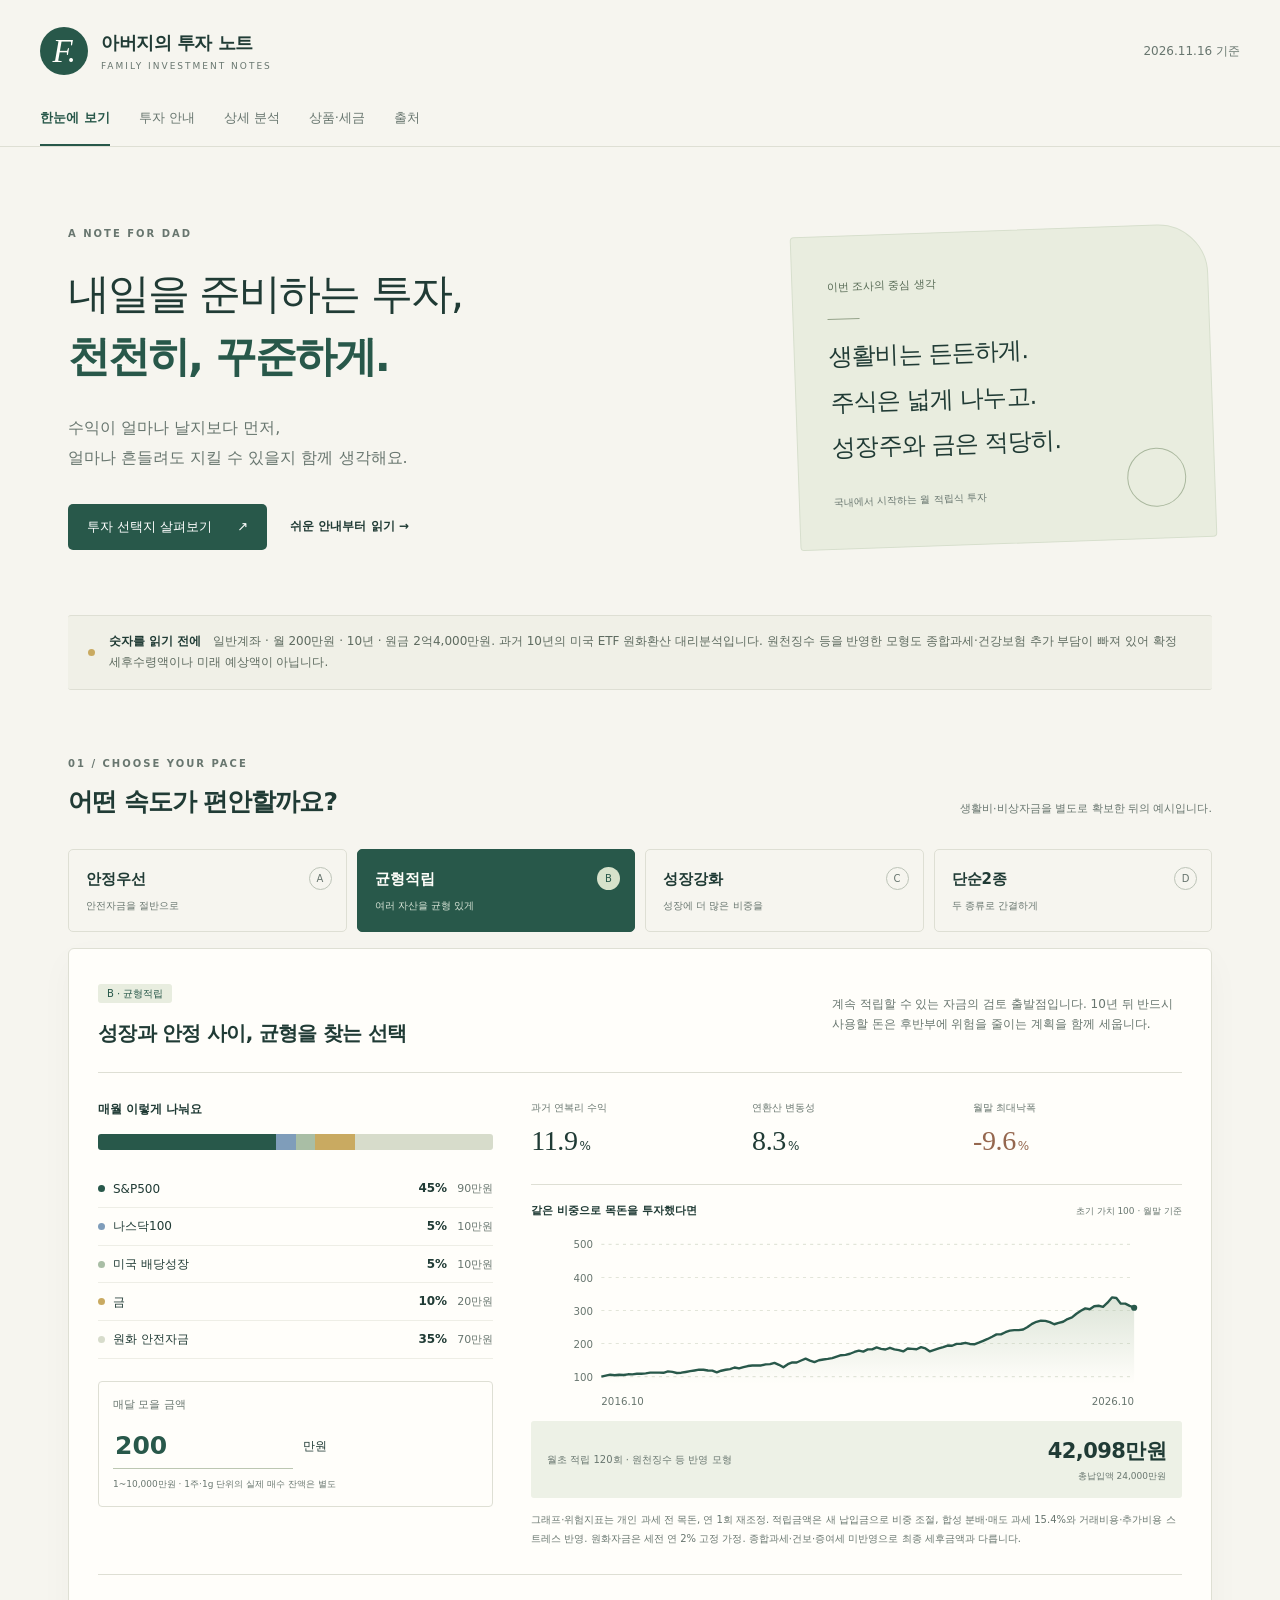
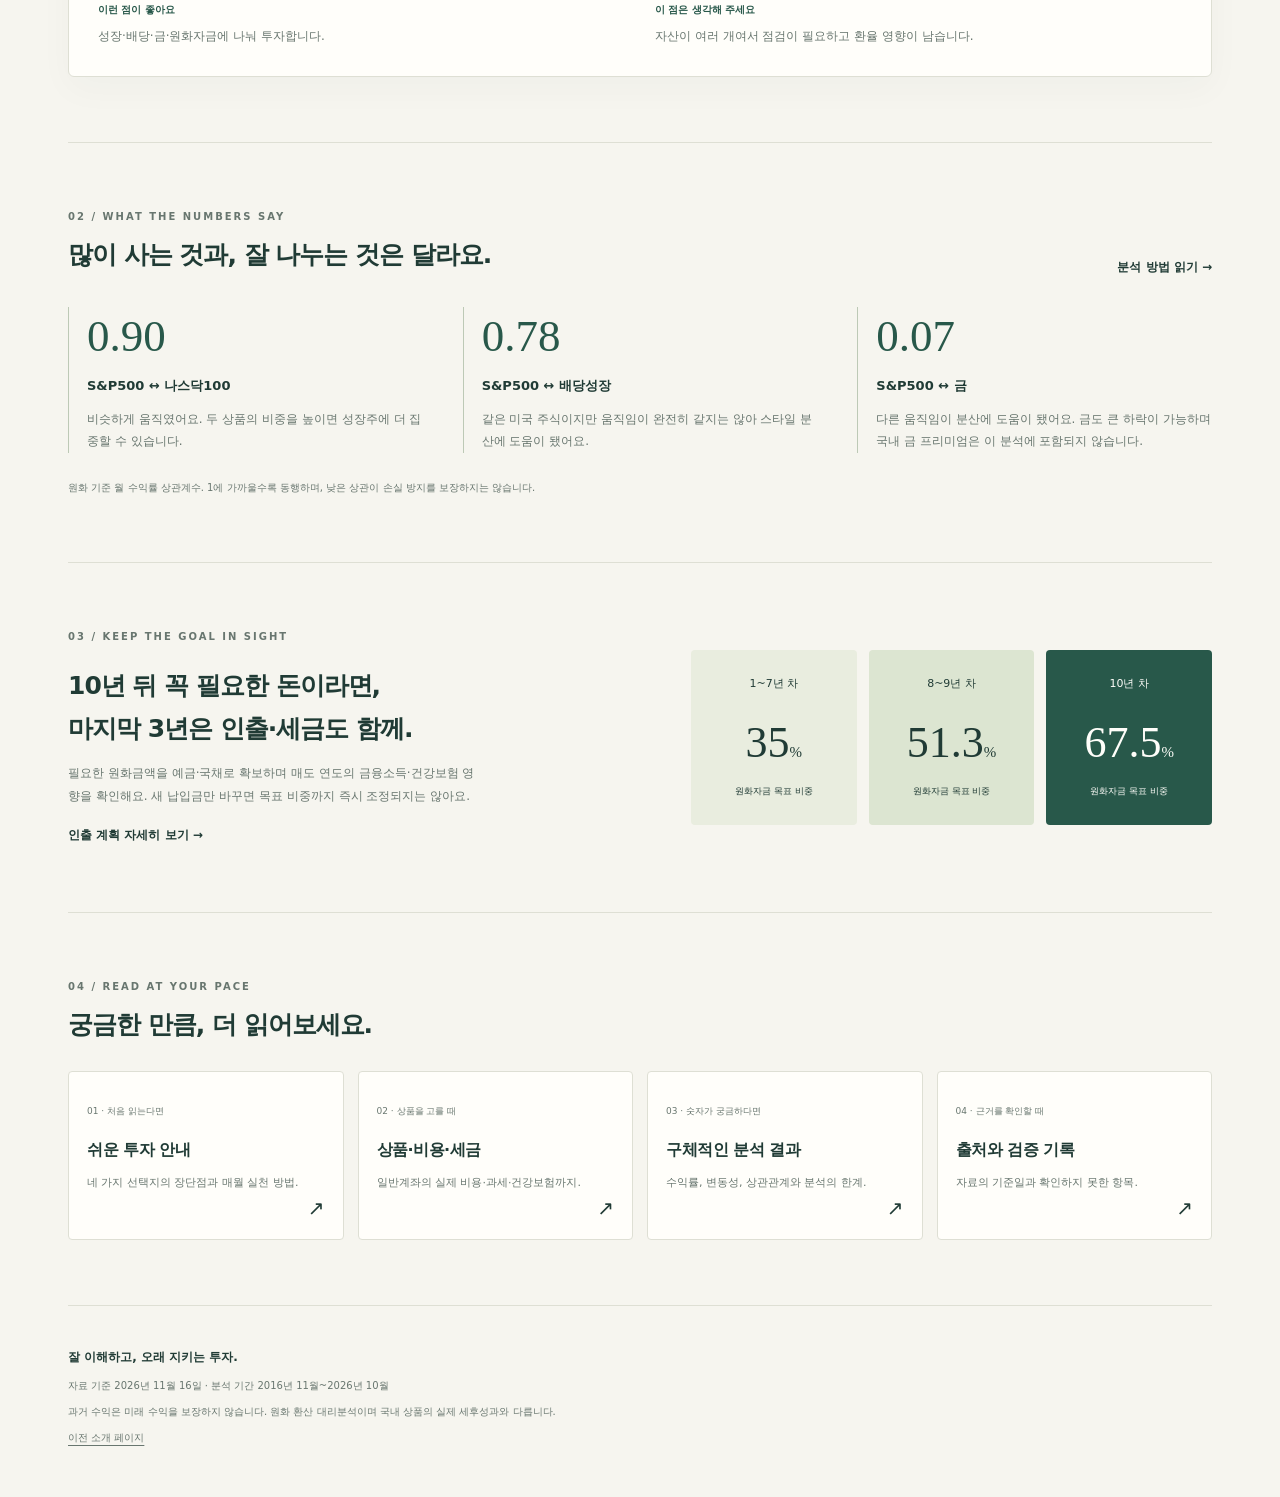
<file: index.html>
<!doctype html>
<html lang="ko"><head><meta charset="utf-8"><meta name="viewport" content="width=device-width, initial-scale=1">
<meta name="robots" content="noindex,nofollow,noarchive"><meta name="referrer" content="no-referrer">
<meta name="color-scheme" content="light"><title>천천히, 꾸준하게 · 아버지의 투자 노트</title>
<meta name="description" content="국내에서 시작하는 적립식 투자. 선택지별 수익과 위험, 비용과 세금을 함께 살펴봅니다.">
<link rel="stylesheet" href="assets/styles.css"></head><body>
<a class="skip-link" href="#main">본문으로 이동</a>
<header class="site-header"><div class="header-inner"><a class="brand" href="index.html"><span class="brand-mark" aria-hidden="true">F.</span><span>아버지의 투자 노트<small>FAMILY INVESTMENT NOTES</small></span></a><span class="asof">2026.11.16 기준</span></div><nav class="main-nav" aria-label="주요 메뉴"><a href="index.html" aria-current="page">한눈에 보기</a><a href="reports/invest-strategy.html">투자 안내</a><a href="reports/detailed-invest-strategy.html">상세 분석</a><a href="reports/items.html">상품·세금</a><a href="reports/sources.html">출처</a></nav></header>
<main id="main" class="overview-layout"><section class="hero"><div><p class="eyebrow">A NOTE FOR DAD</p><h1>내일을 준비하는 투자,<br><em>천천히, 꾸준하게.</em></h1><p class="hero-copy">수익이 얼마나 날지보다 먼저,<br>얼마나 흔들려도 지킬 수 있을지 함께 생각해요.</p><div class="hero-actions"><a class="button primary" href="#choose">투자 선택지 살펴보기 <span aria-hidden="true">↗</span></a><a class="text-link" href="reports/invest-strategy.html">쉬운 안내부터 읽기 →</a></div></div><aside class="hero-note"><span class="note-label">이번 조사의 중심 생각</span><div class="note-line"></div><p>생활비는 든든하게.<br>주식은 넓게 나누고.<br>성장주와 금은 적당히.</p><span class="note-caption">국내에서 시작하는 월 적립식 투자</span></aside></section>
<div class="analysis-notice"><span class="notice-dot" aria-hidden="true"></span><p><strong>숫자를 읽기 전에</strong> 일반계좌 · 월 200만원 · 10년 · 원금 2억4,000만원. 과거 10년의 미국 ETF 원화환산 대리분석입니다. 원천징수 등을 반영한 모형도 종합과세·건강보험 추가 부담이 빠져 있어 확정 세후수령액이나 미래 예상액이 아닙니다.</p></div>
<section id="choose" class="section"><div class="section-heading"><div><p class="eyebrow">01 / CHOOSE YOUR PACE</p><h2>어떤 속도가 편안할까요?</h2></div><p>생활비·비상자금을 별도로 확보한 뒤의 예시입니다.</p></div><div class="plan-tabs" role="tablist" aria-label="투자 선택지"><button class="plan-tab" role="tab" id="tab-A" aria-controls="plan-panel" aria-selected="false" tabindex="-1" data-plan="A"><span>A</span><strong>안정우선</strong><small>안전자금을 절반으로</small></button><button class="plan-tab" role="tab" id="tab-B" aria-controls="plan-panel" aria-selected="true" tabindex="0" data-plan="B"><span>B</span><strong>균형적립</strong><small>여러 자산을 균형 있게</small></button><button class="plan-tab" role="tab" id="tab-C" aria-controls="plan-panel" aria-selected="false" tabindex="-1" data-plan="C"><span>C</span><strong>성장강화</strong><small>성장에 더 많은 비중을</small></button><button class="plan-tab" role="tab" id="tab-D" aria-controls="plan-panel" aria-selected="false" tabindex="-1" data-plan="D"><span>D</span><strong>단순2종</strong><small>두 종류로 간결하게</small></button></div>
<div id="plan-panel" role="tabpanel" aria-labelledby="tab-B"><div class="plan-intro"><div><span class="pill" id="plan-label">B · 균형 적립</span><h3 id="plan-headline">성장과 안정 사이, 균형을 찾는 선택</h3></div><p id="plan-description">계속 적립할 수 있는 자금의 검토 출발점입니다. 10년 뒤 필요한 돈은 후반부에 세금과 인출을 함께 계획합니다.</p></div><div class="plan-grid"><div class="allocation"><h4>매월 이렇게 나눠요</h4><div class="allocation-bar" id="allocation-bar" aria-hidden="true"></div><div id="allocation-list"></div><div class="amount-control"><label for="monthly-amount">매달 모을 금액</label><div><input id="monthly-amount" inputmode="numeric" type="number" min="1" max="10000" step="1" value="200" aria-describedby="amount-help"><span>만원</span></div><small id="amount-help">1~10,000만원 · 1주·1g 단위의 실제 매수 잔액은 별도</small><p id="amount-error" role="alert" hidden>1~10,000 사이의 금액을 입력해 주세요.</p></div></div><div class="performance"><div class="stats" id="stats"></div><div class="chart-heading"><h4>같은 비중으로 목돈을 투자했다면</h4><span>초기 가치 100 · 월말 기준</span></div><div id="wealth-chart" class="wealth-chart"></div><div class="savings-result"><span>월초 적립 120회 · 원천징수 등 반영 모형</span><div><strong id="dca-value">42,098만원</strong><small id="dca-principal">총납입액 24,000만원</small></div></div><p class="fine-print">그래프·위험지표는 개인 과세 전 목돈, 연 1회 재조정. 적립금액은 새 납입금으로 비중 조절, 합성 분배·매도 과세 15.4%와 거래비용·추가비용 스트레스 반영. 원화자금은 세전 연 2% 고정 가정. 종합과세·건보·증여세 미반영으로 최종 세후금액과 다릅니다.</p></div></div><div class="tradeoffs"><div><span>이런 점이 좋아요</span><p id="plan-pro">성장·배당·금·원화자금에 나눠 투자합니다.</p></div><div><span>이 점은 생각해 주세요</span><p id="plan-con">자산이 여러 개여서 점검이 필요하고 환율 영향이 남습니다.</p></div></div></div><noscript><p>금액 계산과 선택지 전환은 JavaScript가 필요합니다. <a href="reports/invest-strategy.html">전체 비중과 비교표는 투자 안내에서 읽을 수 있습니다.</a></p></noscript></section>
<section class="section evidence-section"><div class="section-heading"><div><p class="eyebrow">02 / WHAT THE NUMBERS SAY</p><h2>많이 사는 것과, 잘 나누는 것은 달라요.</h2></div><a class="text-link" href="reports/detailed-invest-strategy.html#4-상관관계와-분산-효과">분석 방법 읽기 →</a></div><div class="insight-grid"><article><span class="insight-number">0.90</span><h3>S&P500 ↔ 나스닥100</h3><p>비슷하게 움직였어요. 두 상품의 비중을 높이면 성장주에 더 집중할 수 있습니다.</p></article><article><span class="insight-number">0.78</span><h3>S&P500 ↔ 배당성장</h3><p>같은 미국 주식이지만 움직임이 완전히 같지는 않아 스타일 분산에 도움이 됐어요.</p></article><article><span class="insight-number">0.07</span><h3>S&P500 ↔ 금</h3><p>다른 움직임이 분산에 도움이 됐어요. 금도 큰 하락이 가능하며 국내 금 프리미엄은 이 분석에 포함되지 않습니다.</p></article></div><p class="fine-print">원화 기준 월 수익률 상관계수. 1에 가까울수록 동행하며, 낮은 상관이 손실 방지를 보장하지는 않습니다.</p></section>
<section class="section goal-section"><div><p class="eyebrow">03 / KEEP THE GOAL IN SIGHT</p><h2>10년 뒤 꼭 필요한 돈이라면,<br>마지막 3년은 인출·세금도 함께.</h2><p>필요한 원화금액을 예금·국채로 확보하며 매도 연도의 금융소득·건강보험 영향을 확인해요. 새 납입금만 바꾸면 목표 비중까지 즉시 조정되지는 않아요.</p><a class="text-link" href="reports/invest-strategy.html#6-10년-뒤-반드시-써야-한다면">인출 계획 자세히 보기 →</a></div><div class="glide-steps"><div><span>1~7년 차</span><strong>35<small>%</small></strong><p>원화자금 목표 비중</p></div><div><span>8~9년 차</span><strong>51.3<small>%</small></strong><p>원화자금 목표 비중</p></div><div><span>10년 차</span><strong>67.5<small>%</small></strong><p>원화자금 목표 비중</p></div></div></section>
<section class="section"><div class="section-heading"><div><p class="eyebrow">04 / READ AT YOUR PACE</p><h2>궁금한 만큼, 더 읽어보세요.</h2></div></div><div class="reading-grid"><a href="reports/invest-strategy.html"><span>01 · 처음 읽는다면</span><h3>쉬운 투자 안내</h3><p>네 가지 선택지의 장단점과 매월 실천 방법.</p><b aria-hidden="true">↗</b></a><a href="reports/items.html"><span>02 · 상품을 고를 때</span><h3>상품·비용·세금</h3><p>일반계좌의 실제 비용·과세·건강보험까지.</p><b aria-hidden="true">↗</b></a><a href="reports/detailed-invest-strategy.html"><span>03 · 숫자가 궁금하다면</span><h3>구체적인 분석 결과</h3><p>수익률, 변동성, 상관관계와 분석의 한계.</p><b aria-hidden="true">↗</b></a><a href="reports/sources.html"><span>04 · 근거를 확인할 때</span><h3>출처와 검증 기록</h3><p>자료의 기준일과 확인하지 못한 항목.</p><b aria-hidden="true">↗</b></a></div></section>
<script id="analysis-data" type="application/json">{"plans": [{"id": "A", "name": "안정우선", "subtitle": "안전자금을 절반으로", "weights": [0.3, 0.0, 0.05, 0.1, 0.55], "metrics": {"cumulative": 1.2870103522434087, "cagr": 0.08624255547805415, "annual_vol": 0.05426561884329172, "mdd": -0.06407257596338989, "worst_month": -0.036412696181839954}, "wealth": [1.0, 1.0186053536369502, 1.0372503486985283, 1.0261301077031808, 1.0371073873563976, 1.030708341005682, 1.0454464561345507, 1.0440475998551415, 1.0559339800343506, 1.0562083180058421, 1.0641257069177188, 1.0796819995192037, 1.0780726679691166, 1.0782887870712, 1.0769811314925688, 1.103283544393515, 1.09312925935619, 1.0739782248630125, 1.0793530108388074, 1.091903388792149, 1.1064741131783133, 1.1198091413573268, 1.133344743196472, 1.1332998335966167, 1.121683302773835, 1.1217646954425275, 1.0912332671869924, 1.1225813594521308, 1.1417340759861179, 1.1535397833735264, 1.1828725809210998, 1.1683651345184312, 1.1936131557721872, 1.2167203956899266, 1.232092560289503, 1.232343835434011, 1.2319830418573336, 1.249505769544784, 1.254950614393622, 1.2809055460775867, 1.2456132961245818, 1.2002571576127372, 1.2581169932374543, 1.2920261005340699, 1.2873896833102905, 1.3284809693096404, 1.3569443140870985, 1.3217156624637465, 1.2963704520418622, 1.3259424930441317, 1.3408311330948037, 1.3508638342399084, 1.3661761177280494, 1.3936707548847331, 1.4195692223377545, 1.4303674701115536, 1.4459822404739864, 1.4784059668808558, 1.501619653016406, 1.4853174579008868, 1.5240708801578455, 1.5244102314338466, 1.5611437725656394, 1.5412836052167078, 1.534936791139462, 1.5645462498903457, 1.544956626518133, 1.5322876002807484, 1.5128942835273282, 1.558393038837297, 1.5545778842359983, 1.551546554659295, 1.5878802579241822, 1.5685191785325634, 1.5223994310959355, 1.5464239871578096, 1.5718484335208565, 1.593916396976871, 1.6212247945657712, 1.6113243720397357, 1.641312344404493, 1.642574572284131, 1.6601993672432915, 1.6409352018383019, 1.641293200663437, 1.6657968314342733, 1.6960551803674115, 1.7270258035948312, 1.761543506039262, 1.8080377622486736, 1.8126465035216848, 1.8477569441183226, 1.8695630130802539, 1.88776152795021, 1.8880913623191626, 1.9015948192424539, 1.9478252035555559, 1.9959074088224689, 2.0271482693769394, 2.0492067677269645, 2.050203721947304, 2.04362219384731, 2.0113166513800524, 2.0254016042915874, 2.0414314785011896, 2.0843929826250425, 2.115741713761582, 2.17957279068446, 2.2261180047216715, 2.2711370104839483, 2.261590091409178, 2.320956656544319, 2.340306579650748, 2.3202327016390702, 2.3708536657485535, 2.4435765995397847, 2.426074196953817, 2.3478786853013247, 2.354165818109319, 2.3098718248724763, 2.28701035224341], "dcaFinal": 362447037.7267547}, {"id": "B", "name": "균형적립", "subtitle": "여러 자산을 균형 있게", "weights": [0.45, 0.05, 0.05, 0.1, 0.35], "metrics": {"cumulative": 2.082357712075159, "cagr": 0.11915001220380095, "annual_vol": 0.08341648101874691, "mdd": -0.09618684933027988, "worst_month": -0.05650020970711933}, "wealth": [1.0, 1.030069148616192, 1.0575956611574446, 1.041426081372527, 1.0573532850190888, 1.0485217394775934, 1.0701198930471783, 1.0693159738986955, 1.0857027435001867, 1.0865133522923203, 1.0967644158262513, 1.1197404331790484, 1.119096668850662, 1.1190408257434856, 1.1153252885656024, 1.1571175517661634, 1.1421683164789518, 1.1099377265204464, 1.118268450821254, 1.1401548024780275, 1.1638045661090641, 1.1853760218901879, 1.2097031078603013, 1.20862132117657, 1.1839459515278976, 1.182361860013477, 1.127837720841079, 1.1778980207835053, 1.2077969575443839, 1.2280679872047624, 1.275789447648312, 1.2470202022994252, 1.2842694916258761, 1.3199552745350869, 1.3360491808261428, 1.3378672045860835, 1.3379260045527135, 1.3690903175088112, 1.3770923872611003, 1.417050375500527, 1.357444673242876, 1.2807487645388413, 1.3752574047501405, 1.4308762501038794, 1.4263044974234647, 1.4881638355066025, 1.5422215785570532, 1.4828751302328222, 1.4386050300115876, 1.4946077112034872, 1.5168297831938191, 1.5344578853641329, 1.560392293768669, 1.6032576682255155, 1.6470900953365886, 1.656462622565173, 1.691994467738871, 1.745083954823519, 1.7856420539598856, 1.7551806284522866, 1.8232629486021672, 1.825491393705269, 1.8844570282688689, 1.8412181013024256, 1.819768242930607, 1.872114213928099, 1.8247884455746377, 1.8021639392290245, 1.7618047444808485, 1.851281211157918, 1.8409779741476802, 1.8269463243517254, 1.8908373067040594, 1.8533768857174828, 1.7621535696743238, 1.806887899716506, 1.8537855723313599, 1.8938201552223202, 1.9398617968075298, 1.932452299030023, 1.9916270677819168, 1.9936308468950763, 2.022775239906077, 1.9870450902129098, 1.9779374932744278, 2.0275117879407825, 2.0822249440234657, 2.1388796422117684, 2.204327623722966, 2.276699809271756, 2.27579372945549, 2.342421496306507, 2.388939431364138, 2.4082784328654823, 2.4059421544235398, 2.4261478324182266, 2.498734724367572, 2.596145698774332, 2.6581169524609365, 2.69251285145326, 2.6844092379720106, 2.6460924225186315, 2.5838921089896516, 2.6221373593744097, 2.659105851463541, 2.742269698707979, 2.7911094182143574, 2.9013810990837854, 2.9899998930572553, 3.0633219147930024, 3.0384338111356097, 3.1298959884582382, 3.1426508913016598, 3.111467446932558, 3.2347549675233687, 3.3951456495763788, 3.3786393361964935, 3.2060868840828234, 3.2082189773677836, 3.139886672846306, 3.082357712075159], "dcaFinal": 420983335.18658704}, {"id": "C", "name": "성장강화", "subtitle": "성장에 더 많은 비중을", "weights": [0.55, 0.15, 0.05, 0.1, 0.15], "metrics": {"cumulative": 3.1928057547713777, "cagr": 0.15411869040836002, "annual_vol": 0.11416626625941467, "mdd": -0.12486542157705449, "worst_month": -0.07379168874092079}, "wealth": [1.0, 1.0398344732015312, 1.0756879892965079, 1.0562203315267007, 1.0773502161353348, 1.0671227388135898, 1.0965632668713559, 1.097777068817765, 1.1169979753962467, 1.1195021789534554, 1.13319522865246, 1.1622901650218465, 1.1639604243202255, 1.162988084898689, 1.1563356828499214, 1.2166454086240692, 1.1979424092244908, 1.1506140611629174, 1.162158658961924, 1.196148783894926, 1.2300602983512656, 1.2600791190226739, 1.2979502455219623, 1.295106244705762, 1.2548838485146618, 1.2500801517627986, 1.1688425042088042, 1.2403559134816151, 1.2821557728309476, 1.3132365616121453, 1.3825631688591689, 1.336426240886507, 1.3875373119463796, 1.437931355262729, 1.4547010427539429, 1.457550420133414, 1.459664553351524, 1.5072717534189257, 1.5190336307262304, 1.5779302200058527, 1.490918707033046, 1.3809012978656474, 1.5212947620548039, 1.6047333258554974, 1.6041320225597628, 1.692692603786426, 1.7820735888149057, 1.6906787012222257, 1.6225671559749202, 1.7121195460829282, 1.7446513031119881, 1.7730929008204737, 1.809790186395367, 1.869430094887237, 1.936338713161791, 1.942075782454911, 2.0066201434375652, 2.0863263775721244, 2.1501208781788814, 2.1005704045874203, 2.206675237726095, 2.2146910232660484, 2.300406449998876, 2.2204401922623003, 2.1762723045374917, 2.2607330986719516, 2.1694746930136812, 2.1315186742987446, 2.0619045667759255, 2.2143814625688076, 2.194057733350516, 2.1633924132277347, 2.260734424573223, 2.1986191585602817, 2.0427893493123226, 2.119441958311742, 2.197737025221632, 2.268455399384822, 2.3386970891772094, 2.3440276757191203, 2.4436255424910476, 2.4474483908928786, 2.4925783298996027, 2.4334578288106714, 2.4109158471008096, 2.49774372804761, 2.5880409524483197, 2.681090464693068, 2.7902799331118624, 2.8955731163918528, 2.8859531314770255, 2.9984807632461794, 3.0846852779879703, 3.100266386959184, 3.092154162707407, 3.1223813390791135, 3.231464211136457, 3.4024999283972983, 3.51622303137437, 3.5677410595093426, 3.5424897315268145, 3.4506253113791274, 3.347214929310713, 3.427452237747385, 3.498870139064645, 3.643301644538712, 3.715665106842579, 3.8988055526753618, 4.056274517547631, 4.169438864179259, 4.117758506331102, 4.257023245243417, 4.253643659155364, 4.205868577261269, 4.457444657559756, 4.772316827991051, 4.761859976321859, 4.419269018373776, 4.417265870089398, 4.320430756771729, 4.192805754771373], "dcaFinal": 496784986.3336574}, {"id": "D", "name": "단순2종", "subtitle": "두 종류로 간결하게", "weights": [0.65, 0.0, 0.0, 0.0, 0.35], "metrics": {"cumulative": 2.100422104795467, "cagr": 0.11980417526410614, "annual_vol": 0.09607102740944769, "mdd": -0.11863096774677762, "worst_month": -0.07245864493137955}, "wealth": [1.0, 1.044428943764638, 1.0767503548556392, 1.0563054474228888, 1.0732310182398053, 1.0636190710307487, 1.0843868688397085, 1.083364381983817, 1.1050767382678808, 1.1047318452428594, 1.1103905688472617, 1.140411355059574, 1.1408488004539643, 1.1437887336459722, 1.1389311357315783, 1.1831806028369056, 1.1659100424275248, 1.1299435853950166, 1.140901359639426, 1.1657418262230623, 1.194466360589701, 1.2234364563913553, 1.253406414096182, 1.2539379212266126, 1.2186268849078565, 1.2193283966905275, 1.1461618475590378, 1.2034899358729452, 1.2383898065593768, 1.2623845283593231, 1.3173842929604047, 1.2787612617327653, 1.31500897930094, 1.3529500549267919, 1.3550233406249859, 1.3645470915700082, 1.3630621440486435, 1.4043742884270334, 1.4112619053190285, 1.445027469362841, 1.3730950704159468, 1.2736024622516502, 1.3724581093063168, 1.4301149047717778, 1.4221483043602814, 1.474604459681159, 1.5378947477956715, 1.4814096288500194, 1.4329439011758263, 1.509687473848624, 1.5275268508242752, 1.5473835591691216, 1.5862839975155065, 1.6362385911039672, 1.6861943650359204, 1.685557600809199, 1.7355810115626809, 1.7918357230551503, 1.8382358852008043, 1.8041584140339915, 1.8847835827834154, 1.8853779262312185, 1.949591859762389, 1.8985341916644043, 1.8590943283607015, 1.9173532349075508, 1.8542911747241422, 1.8366044250379223, 1.7821079718596278, 1.8980937660437096, 1.8844917682044384, 1.85572306669788, 1.940571014557523, 1.8960149448983434, 1.7874914394219183, 1.8336532982148948, 1.885765450938833, 1.9170077846528484, 1.9680659401644567, 1.9609355472600587, 2.040238473517447, 2.0428452335496123, 2.0718225708563245, 2.0355092334351825, 2.0076806115929893, 2.071792661767494, 2.131622234852804, 2.197559834966956, 2.2786422644010167, 2.3435757896291163, 2.327343644007222, 2.40637114365975, 2.4634095149785535, 2.471294573464081, 2.4708713971926453, 2.4850366602199765, 2.5439753711373454, 2.669334845519731, 2.7325187627924414, 2.7590906159932227, 2.7390160083087864, 2.6538069504194133, 2.5794468799212797, 2.638467626466741, 2.6908754671734245, 2.786406558087817, 2.8242015493581247, 2.9126240780791592, 2.998544259881816, 3.0543908561732027, 3.0237489003344757, 3.0686586503156033, 3.0370545834249487, 3.0276674420822633, 3.1905269240098897, 3.3706028821295466, 3.3925794806102507, 3.218116612695866, 3.193756647567073, 3.151106868129964, 3.1004221047954625], "dcaFinal": 411276503.6810938}], "correlations": [[1.0, 0.9027843291346115, 0.7805226983185971, 0.06686946300976106], [0.9027843291346114, 0.9999999999999999, 0.5150286068923151, 0.0775450841252712], [0.780522698318597, 0.515028606892315, 1.0, 0.06519542351484844], [0.06686946300976106, 0.07754508412527121, 0.06519542351484844, 1.0]], "glide": {"metrics": {"cumulative": 1.932570236562929, "cagr": 0.11358876899590675, "annual_vol": 0.0826086848324188, "mdd": -0.09755510549484281, "worst_month": -0.05605469708315847}, "dca_final": 417759357.4921891, "final_weights": [0.42743881617164436, 0.05772632508416136, 0.043055574755941364, 0.1080948370939184, 0.3636844468943345]}, "months": 120, "baseAmount": 200}</script><script src="assets/app.js" defer></script></main>
<footer class="site-footer"><strong>잘 이해하고, 오래 지키는 투자.</strong><p>자료 기준 2026년 11월 16일 · 분석 기간 2016년 11월~2026년 10월</p><p>과거 수익은 미래 수익을 보장하지 않습니다. 원화 환산 대리분석이며 국내 상품의 실제 세후성과와 다릅니다.</p><p><a href="previous-home.html">이전 소개 페이지</a></p></footer>
</body></html>
</file>
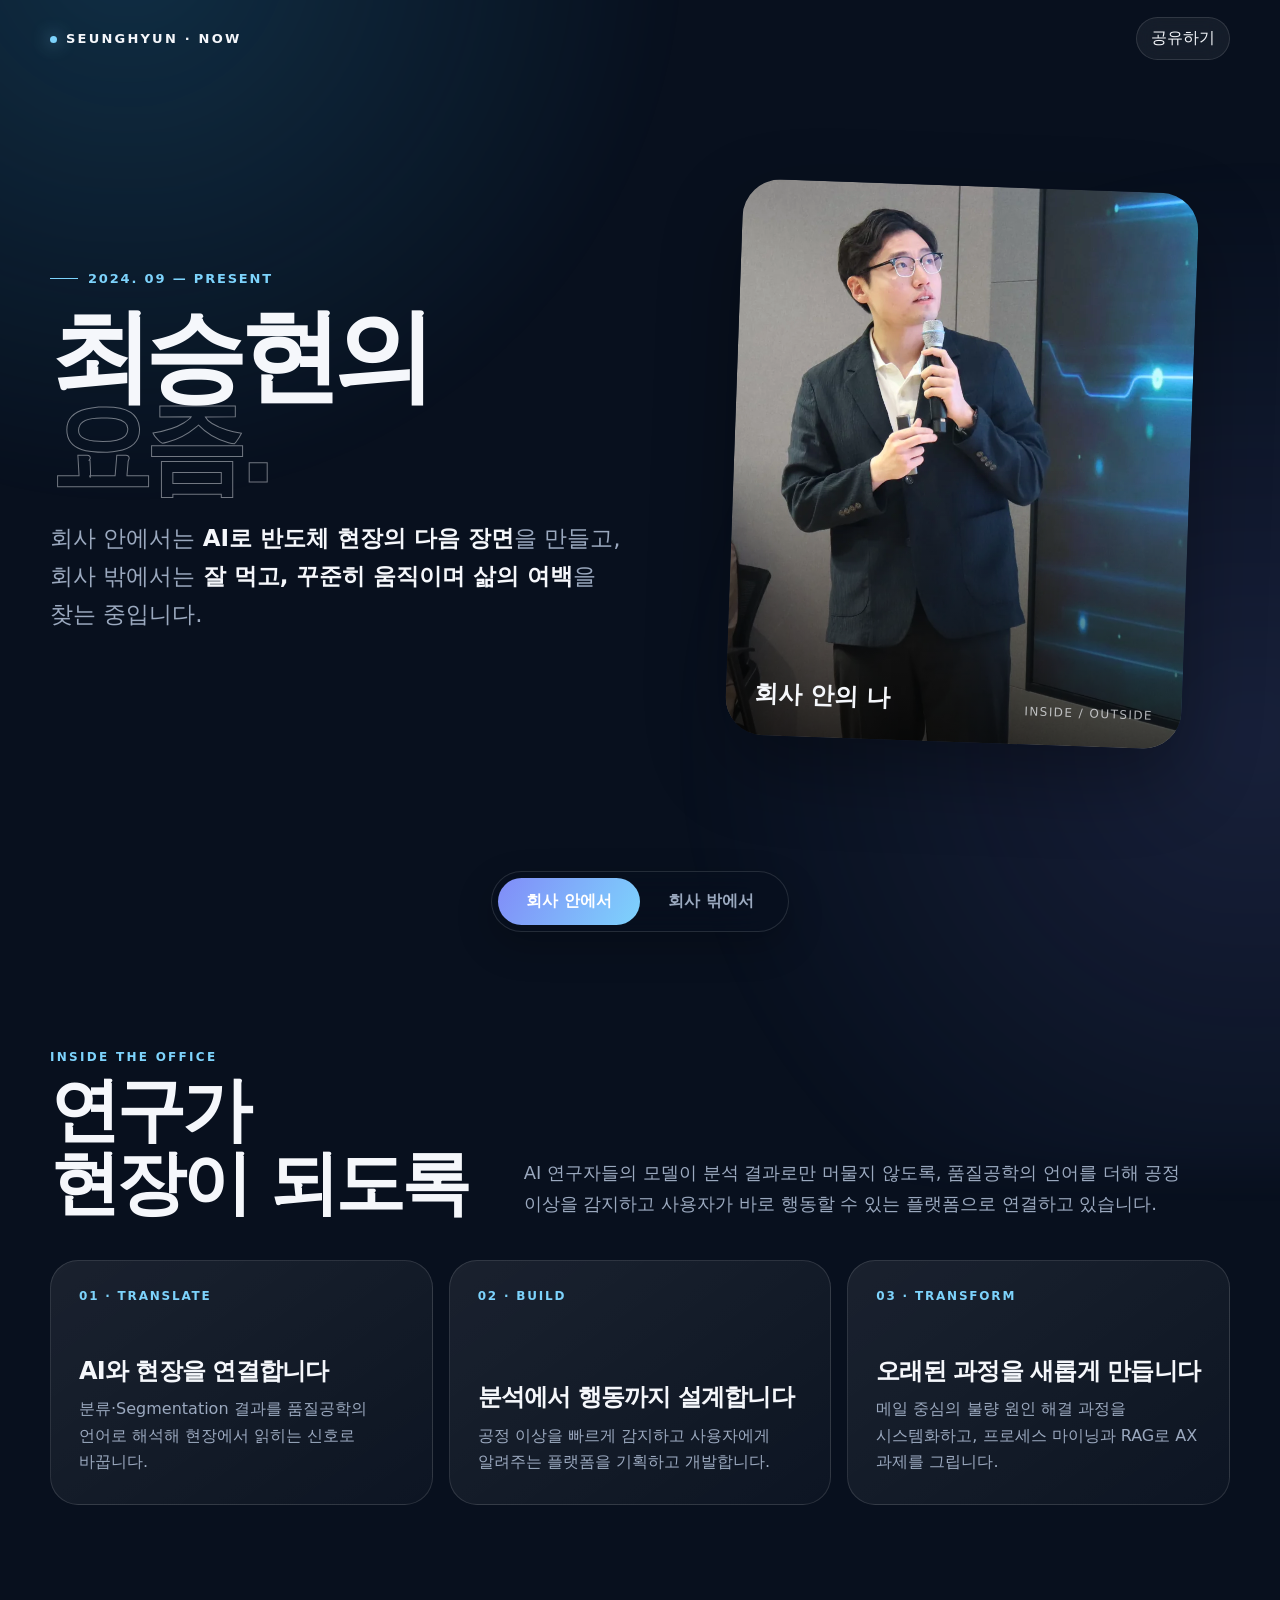
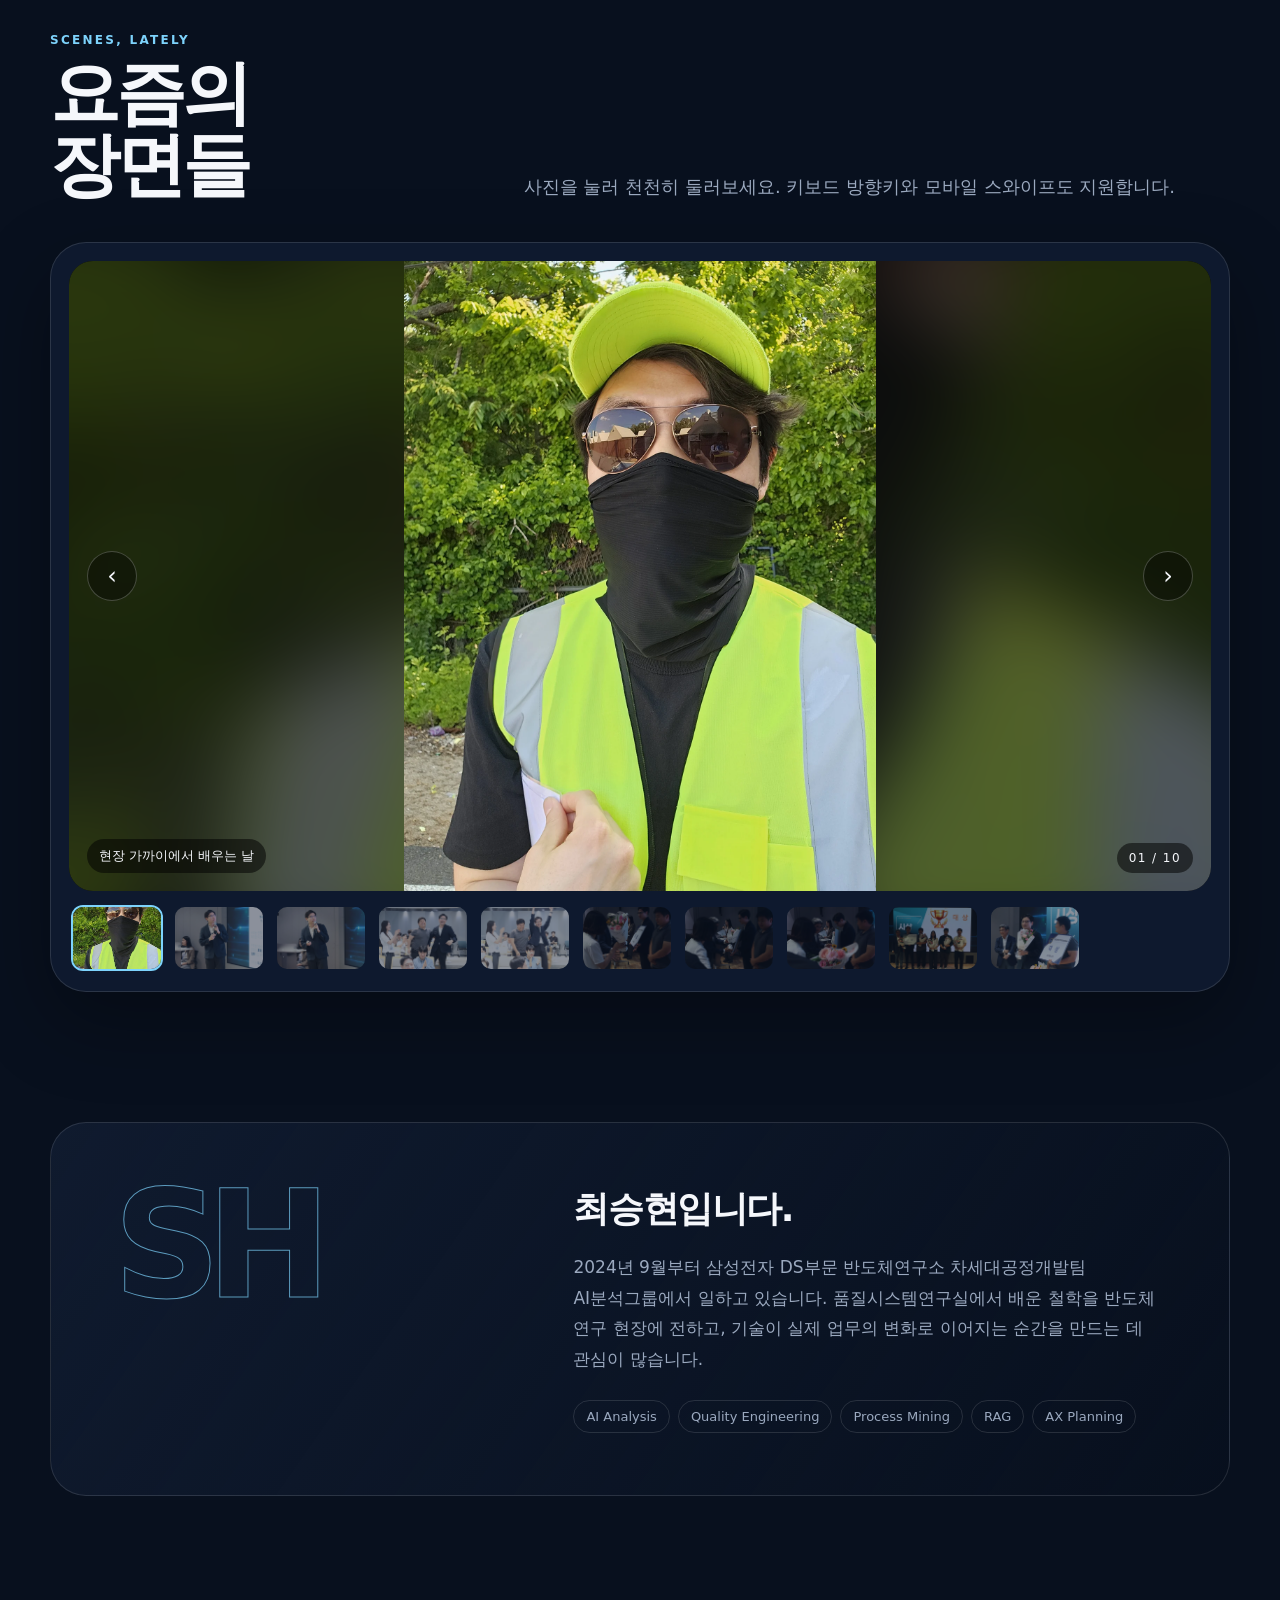
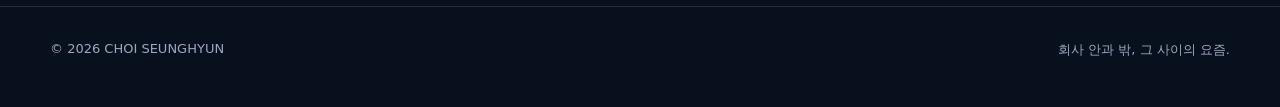
<file: previous-home.html>
<!doctype html>
<html lang="ko" data-scene="inside">
<head>
  <meta charset="utf-8">
  <meta name="viewport" content="width=device-width, initial-scale=1">
  <meta name="theme-color" content="#08101e">
  <meta name="description" content="최승현의 회사 안과 밖, 두 장면으로 만나는 근황 소개">
  <title>최승현의 요즘 | Inside & Outside</title>
  <style>
    :root{--bg:#08101e;--surface:rgba(18,30,52,.76);--ink:#f5f7fb;--muted:#9ba9bf;--accent:#7dd3fc;--accent2:#818cf8;--line:rgba(255,255,255,.12);--glow:rgba(56,189,248,.18);--shadow:0 30px 80px rgba(0,0,0,.32);--radius:28px;--ease:cubic-bezier(.2,.8,.2,1)}
    html[data-scene="outside"]{--bg:#180d09;--surface:rgba(52,29,19,.78);--ink:#fff9f3;--muted:#c8aa96;--accent:#fbbf24;--accent2:#fb7185;--line:rgba(255,245,235,.14);--glow:rgba(251,146,60,.18)}
    *{box-sizing:border-box}html{scroll-behavior:smooth}body{margin:0;background:var(--bg);color:var(--ink);font-family:Pretendard,"Noto Sans KR","Malgun Gothic","Apple SD Gothic Neo",system-ui,sans-serif;transition:background .7s var(--ease),color .4s;overflow-x:hidden}
    body:before{content:"";position:fixed;inset:-30%;z-index:-2;background:radial-gradient(circle at 25% 15%,var(--glow),transparent 28%),radial-gradient(circle at 80% 70%,color-mix(in srgb,var(--accent2) 13%,transparent),transparent 30%);filter:blur(20px)}
    button{font:inherit;color:inherit}.wrap{width:min(1180px,calc(100% - 40px));margin:auto}.topbar{height:76px;display:flex;align-items:center;justify-content:space-between}.brand{font-size:13px;letter-spacing:.17em;font-weight:800;text-transform:uppercase}.brand i{display:inline-block;width:7px;height:7px;border-radius:50%;background:var(--accent);margin-right:9px;box-shadow:0 0 18px var(--accent)}
    .share{border:1px solid var(--line);background:rgba(255,255,255,.055);backdrop-filter:blur(12px);padding:10px 14px;border-radius:999px;cursor:pointer;transition:.25s}.share:hover{transform:translateY(-2px);background:rgba(255,255,255,.11)}
    .hero{min-height:calc(100svh - 76px);display:grid;grid-template-columns:1.04fr .96fr;align-items:center;gap:64px;padding:48px 0 96px}.eyebrow{display:flex;align-items:center;gap:10px;color:var(--accent);font-size:13px;font-weight:800;letter-spacing:.14em}.eyebrow:before{content:"";width:28px;height:1px;background:var(--accent)}
    h1{font-size:clamp(58px,8vw,112px);line-height:.89;letter-spacing:-.075em;margin:24px 0 28px;max-width:690px}.hero h1 span{display:block;color:transparent;-webkit-text-stroke:1px color-mix(in srgb,var(--ink) 45%,transparent)}.lede{font-size:clamp(18px,2vw,23px);line-height:1.65;color:var(--muted);max-width:590px;word-break:keep-all}.lede strong{color:var(--ink);font-weight:650}
    .hero-card{position:relative;aspect-ratio:.82;border-radius:38px;overflow:hidden;box-shadow:var(--shadow);transform:rotate(2deg);transition:.5s var(--ease)}.hero-card:hover{transform:rotate(0) translateY(-5px)}.hero-card img{width:100%;height:100%;object-fit:cover;transition:opacity .45s,transform 1s var(--ease)}.hero-card:hover img{transform:scale(1.035)}.hero-card:after{content:"";position:absolute;inset:0;background:linear-gradient(180deg,transparent 50%,rgba(0,0,0,.7))}.hero-caption{position:absolute;z-index:1;left:28px;right:28px;bottom:26px;display:flex;justify-content:space-between;align-items:end}.hero-caption strong{font-size:24px}.hero-caption span{font-size:12px;letter-spacing:.12em;opacity:.7}
    .switch-shell{position:sticky;top:18px;z-index:20;width:max-content;max-width:calc(100vw - 32px);margin:-29px auto 88px;padding:6px;border:1px solid var(--line);background:color-mix(in srgb,var(--bg) 74%,transparent);backdrop-filter:blur(22px);border-radius:999px;box-shadow:0 14px 36px rgba(0,0,0,.22)}.switch{position:relative;display:grid;grid-template-columns:1fr 1fr}.switch:before{content:"";position:absolute;width:50%;inset:0 auto 0 0;border-radius:999px;background:linear-gradient(120deg,var(--accent2),var(--accent));transition:transform .45s var(--ease)}html[data-scene="outside"] .switch:before{transform:translateX(100%)}.switch button{position:relative;z-index:1;border:0;background:none;padding:13px 23px;min-width:142px;border-radius:999px;cursor:pointer;font-weight:760;color:var(--muted)}.switch button[aria-selected="true"]{color:#fff}
    .section-head{display:grid;grid-template-columns:.75fr 1.25fr;gap:50px;align-items:end;margin-bottom:40px}.kicker{color:var(--accent);font-size:12px;letter-spacing:.19em;font-weight:800}.section-head h2{font-size:clamp(38px,5.5vw,70px);letter-spacing:-.055em;line-height:1.04;margin:10px 0 0}.section-head p{margin:0;color:var(--muted);font-size:18px;line-height:1.75;word-break:keep-all}
    .story{padding:30px 0 128px}.story-grid{display:grid;grid-template-columns:repeat(3,1fr);gap:16px}.story-card{min-height:245px;padding:28px;border:1px solid var(--line);border-radius:var(--radius);background:linear-gradient(145deg,rgba(255,255,255,.075),rgba(255,255,255,.025));display:flex;flex-direction:column;justify-content:space-between;transition:.35s var(--ease)}.story-card:hover{transform:translateY(-7px);border-color:var(--accent)}.story-card .num{color:var(--accent);font-size:12px;font-weight:800;letter-spacing:.15em}.story-card h3{font-size:24px;line-height:1.35;margin:36px 0 9px;letter-spacing:-.035em}.story-card p{color:var(--muted);line-height:1.65;margin:0;word-break:keep-all}
    .gallery{padding:0 0 130px}.gallery-shell{border:1px solid var(--line);background:var(--surface);backdrop-filter:blur(24px);border-radius:36px;padding:18px;box-shadow:var(--shadow)}.stage{height:min(70svh,720px);min-height:420px;border-radius:24px;overflow:hidden;position:relative;background:#050505}.stage-bg{position:absolute;inset:-30px;background:center/cover;filter:blur(38px) brightness(.42);transform:scale(1.12)}.stage>img{position:relative;width:100%;height:100%;object-fit:contain;display:block;opacity:0;transform:scale(.985);transition:opacity .35s,transform .55s var(--ease)}.stage>img.ready{opacity:1;transform:scale(1)}.stage-tools{position:absolute;inset:0;display:flex;align-items:center;justify-content:space-between;padding:18px;pointer-events:none}.nav-btn{pointer-events:auto;border:1px solid rgba(255,255,255,.22);background:rgba(0,0,0,.38);width:50px;height:50px;border-radius:50%;font-size:24px;cursor:pointer}.counter,.photo-note{position:absolute;bottom:18px;background:rgba(0,0,0,.52);padding:8px 12px;border-radius:999px;font-size:12px}.counter{right:18px;letter-spacing:.12em}.photo-note{left:18px;font-size:13px}.thumbs{display:flex;gap:10px;overflow:auto;padding:14px 2px 2px}.thumb{flex:0 0 92px;height:66px;padding:0;border:2px solid transparent;border-radius:12px;overflow:hidden;background:none;opacity:.52;cursor:pointer}.thumb.active{opacity:1;border-color:var(--accent)}.thumb img{width:100%;height:100%;object-fit:cover}
    .about{padding:0 0 110px}.about-card{display:grid;grid-template-columns:.82fr 1.18fr;gap:48px;padding:clamp(28px,5vw,62px);border:1px solid var(--line);border-radius:36px;background:linear-gradient(125deg,var(--surface),transparent)}.monogram{font-size:clamp(72px,12vw,150px);line-height:.8;font-weight:900;letter-spacing:-.1em;color:transparent;-webkit-text-stroke:1px var(--accent);opacity:.7}.about h2{font-size:36px;letter-spacing:-.04em;margin:0 0 18px}.about p{color:var(--muted);font-size:17px;line-height:1.8;margin:0;word-break:keep-all}.tags{display:flex;flex-wrap:wrap;gap:8px;margin-top:25px}.tag{border:1px solid var(--line);padding:8px 12px;border-radius:999px;font-size:13px;color:var(--muted)}
    footer{border-top:1px solid var(--line);padding:34px 0 48px;color:var(--muted);font-size:13px}.foot{display:flex;justify-content:space-between;gap:20px}.toast{position:fixed;z-index:50;left:50%;bottom:28px;transform:translate(-50%,20px);background:var(--ink);color:var(--bg);padding:12px 18px;border-radius:999px;font-weight:750;opacity:0;pointer-events:none;transition:.3s}.toast.show{opacity:1;transform:translate(-50%,0)}
    @media(max-width:800px){.wrap{width:min(100% - 24px,650px)}.topbar{height:64px}.hero{grid-template-columns:1fr;gap:34px;padding:36px 0 90px}.hero-card{width:88%;margin:auto;aspect-ratio:.9;transform:rotate(1deg)}.switch-shell{margin-top:-27px;margin-bottom:70px}.switch button{min-width:132px;padding:12px 16px}.section-head{grid-template-columns:1fr;gap:22px}.story-grid{grid-template-columns:1fr}.story-card{min-height:200px}.gallery-shell{padding:10px;border-radius:26px}.stage{height:58svh;min-height:390px;border-radius:18px}.about-card{grid-template-columns:1fr}.foot{display:block;line-height:1.8}}
    @media(prefers-reduced-motion:reduce){*{scroll-behavior:auto!important;animation:none!important;transition:none!important}}
  </style>
</head>
<body>
  <header class="wrap topbar"><div class="brand"><i></i>Seunghyun · Now</div><button class="share" id="shareBtn" aria-label="페이지 공유">공유하기</button></header>
  <main>
    <section class="wrap hero"><div><div class="eyebrow">2024. 09 — PRESENT</div><h1>최승현의<br><span>요즘.</span></h1><p class="lede">회사 안에서는 <strong>AI로 반도체 현장의 다음 장면</strong>을 만들고,<br>회사 밖에서는 <strong>잘 먹고, 꾸준히 움직이며 삶의 여백</strong>을 찾는 중입니다.</p></div><figure class="hero-card"><img id="heroImage" src="my-update/assets/inside/02.webp" alt="최승현의 근황 사진"><figcaption class="hero-caption"><strong id="heroLabel">회사 안의 나</strong><span>INSIDE / OUTSIDE</span></figcaption></figure></section>
    <div class="switch-shell"><div class="switch" role="tablist" aria-label="회사 안팎 장면 선택"><button role="tab" data-scene="inside" aria-selected="true">회사 안에서</button><button role="tab" data-scene="outside" aria-selected="false">회사 밖에서</button></div></div>
    <section class="wrap story" id="story"><div class="section-head"><div><div class="kicker" id="sceneKicker">INSIDE THE OFFICE</div><h2 id="sceneTitle">연구가<br>현장이 되도록</h2></div><p id="sceneIntro"></p></div><div class="story-grid" id="storyGrid"></div></section>
    <section class="wrap gallery"><div class="section-head"><div><div class="kicker">SCENES, LATELY</div><h2>요즘의<br>장면들</h2></div><p>사진을 눌러 천천히 둘러보세요. 키보드 방향키와 모바일 스와이프도 지원합니다.</p></div><div class="gallery-shell"><div class="stage" id="stage"><div class="stage-bg" id="stageBg"></div><img id="mainPhoto" alt="근황 사진"><div class="stage-tools"><button class="nav-btn" id="prev" aria-label="이전 사진">‹</button><button class="nav-btn" id="next" aria-label="다음 사진">›</button></div><div class="photo-note" id="photoNote"></div><div class="counter" id="counter"></div></div><div class="thumbs" id="thumbs" aria-label="사진 목록"></div></div></section>
    <section class="wrap about"><div class="about-card"><div class="monogram">SH</div><div><h2>최승현입니다.</h2><p>2024년 9월부터 삼성전자 DS부문 반도체연구소 차세대공정개발팀 AI분석그룹에서 일하고 있습니다. 품질시스템연구실에서 배운 철학을 반도체 연구 현장에 전하고, 기술이 실제 업무의 변화로 이어지는 순간을 만드는 데 관심이 많습니다.</p><div class="tags"><span class="tag">AI Analysis</span><span class="tag">Quality Engineering</span><span class="tag">Process Mining</span><span class="tag">RAG</span><span class="tag">AX Planning</span></div></div></div></section>
  </main>
  <footer><div class="wrap foot"><span>© 2026 CHOI SEUNGHYUN</span><span>회사 안과 밖, 그 사이의 요즘.</span></div></footer><div class="toast" id="toast" role="status"></div>
  <script>
    const data={inside:{hero:'my-update/assets/inside/02.webp',label:'회사 안의 나',kicker:'INSIDE THE OFFICE',title:'연구가<br>현장이 되도록',intro:'AI 연구자들의 모델이 분석 결과로만 머물지 않도록, 품질공학의 언어를 더해 공정 이상을 감지하고 사용자가 바로 행동할 수 있는 플랫폼으로 연결하고 있습니다.',cards:[['01 · TRANSLATE','AI와 현장을 연결합니다','분류·Segmentation 결과를 품질공학의 언어로 해석해 현장에서 읽히는 신호로 바꿉니다.'],['02 · BUILD','분석에서 행동까지 설계합니다','공정 이상을 빠르게 감지하고 사용자에게 알려주는 플랫폼을 기획하고 개발합니다.'],['03 · TRANSFORM','오래된 과정을 새롭게 만듭니다','메일 중심의 불량 원인 해결 과정을 시스템화하고, 프로세스 마이닝과 RAG로 AX 과제를 그립니다.']],count:10,notes:['현장 가까이에서 배우는 날','생각을 말로, 말을 실행으로','무대 앞에서 전한 이야기','함께해서 더 즐거운 시간','좋은 결과를 함께 기념하며','꽃보다 선명했던 감사','축하와 고마움이 오간 날','다 같이 만든 값진 결과','함께 받은 가장 큰 박수','결과보다 오래 남을 장면']},outside:{hero:'my-update/assets/outside/02.webp',label:'회사 밖의 나',kicker:'OUTSIDE THE OFFICE',title:'잘 쉬진 못해도<br>잘 살아가는 중',intro:'휴가는 아직 능숙하지 않지만, 일상은 꽤 부지런히 채우고 있습니다. 움직이고, 맛있는 것을 찾아다니고, 주말의 작은 여행을 모으며 오래 머물 집을 찾습니다.',cards:[['01 · MOVE','주 4회, 꾸준히 움직입니다','졸업 뒤 10kg은 늘었지만 이동만큼은 멈추지 않는 중. 숫자보다 오래 가는 리듬을 만듭니다.'],['02 · TASTE','주말의 낙을 찾습니다','맛있는 것을 먹고 좋은 곳을 찾아다니는 시간. 다음 한 주를 움직이게 하는 작은 동력입니다.'],['03 · SETTLE','머물 곳을 찾고 있습니다','집을 구매하려 열심히 돌아다니는 중. 나에게 맞는 동네와 공간을 진지하게 탐색합니다.']],count:7,notes:['좋은 휴식과 동네 산책','초록 가까이에서 숨 고르기','걷다가 만난 새로운 풍경','꽃 사이에서 함께한 하루','맛있는 것이 주말의 낙','놀되 멈추지 않기','몸도 마음도 꾸준히 움직이기']}};
    let scene='inside',index=0,touchX=0;const $=s=>document.querySelector(s),$$=s=>[...document.querySelectorAll(s)];const path=(s,i)=>`my-update/assets/${s}/${String(i+1).padStart(2,'0')}.webp`;
    function renderCards(d){$('#storyGrid').innerHTML=d.cards.map(c=>`<article class="story-card"><span class="num">${c[0]}</span><div><h3>${c[1]}</h3><p>${c[2]}</p></div></article>`).join('')}
    function renderThumbs(d){$('#thumbs').innerHTML=Array.from({length:d.count},(_,i)=>`<button class="thumb ${i===0?'active':''}" data-i="${i}" aria-label="${i+1}번째 사진"><img src="${path(scene,i)}" alt="" loading="lazy"></button>`).join('');$$('.thumb').forEach(b=>b.onclick=()=>showPhoto(+b.dataset.i))}
    function showPhoto(i){const d=data[scene];index=(i+d.count)%d.count;const img=$('#mainPhoto'),src=path(scene,index);img.classList.remove('ready');img.onload=()=>img.classList.add('ready');img.src=src;$('#stageBg').style.backgroundImage=`url('${src}')`;$('#counter').textContent=`${String(index+1).padStart(2,'0')} / ${String(d.count).padStart(2,'0')}`;$('#photoNote').textContent=d.notes[index];$$('.thumb').forEach((t,n)=>t.classList.toggle('active',n===index));const activeThumb=$$('.thumb')[index],thumbStrip=$('#thumbs');if(activeThumb)thumbStrip.scrollTo({left:activeThumb.offsetLeft-(thumbStrip.clientWidth-activeThumb.clientWidth)/2,behavior:'smooth'})}
    function setScene(next){scene=next;index=0;const d=data[scene];document.documentElement.dataset.scene=scene;$$('.switch button').forEach(b=>b.setAttribute('aria-selected',b.dataset.scene===scene));$('#sceneKicker').textContent=d.kicker;$('#sceneTitle').innerHTML=d.title;$('#sceneIntro').textContent=d.intro;$('#heroImage').src=d.hero;$('#heroLabel').textContent=d.label;renderCards(d);renderThumbs(d);showPhoto(0)}
    $$('.switch button').forEach(b=>b.onclick=()=>setScene(b.dataset.scene));$('#prev').onclick=()=>showPhoto(index-1);$('#next').onclick=()=>showPhoto(index+1);document.addEventListener('keydown',e=>{if(e.key==='ArrowLeft')showPhoto(index-1);if(e.key==='ArrowRight')showPhoto(index+1)});$('#stage').addEventListener('touchstart',e=>touchX=e.changedTouches[0].clientX,{passive:true});$('#stage').addEventListener('touchend',e=>{const dx=e.changedTouches[0].clientX-touchX;if(Math.abs(dx)>45)showPhoto(index+(dx<0?1:-1))},{passive:true});
    function toast(msg){$('#toast').textContent=msg;$('#toast').classList.add('show');setTimeout(()=>$('#toast').classList.remove('show'),2200)}$('#shareBtn').onclick=async()=>{try{if(navigator.share)await navigator.share({title:document.title,text:'회사 안과 밖, 최승현의 요즘을 소개합니다.',url:location.href});else{await navigator.clipboard.writeText(location.href);toast('페이지 주소를 복사했습니다.')}}catch(e){if(e.name!=='AbortError')toast('브라우저 주소를 복사해 공유해 주세요.')}};setScene('inside');
  </script>
</body>
</html>
</file>
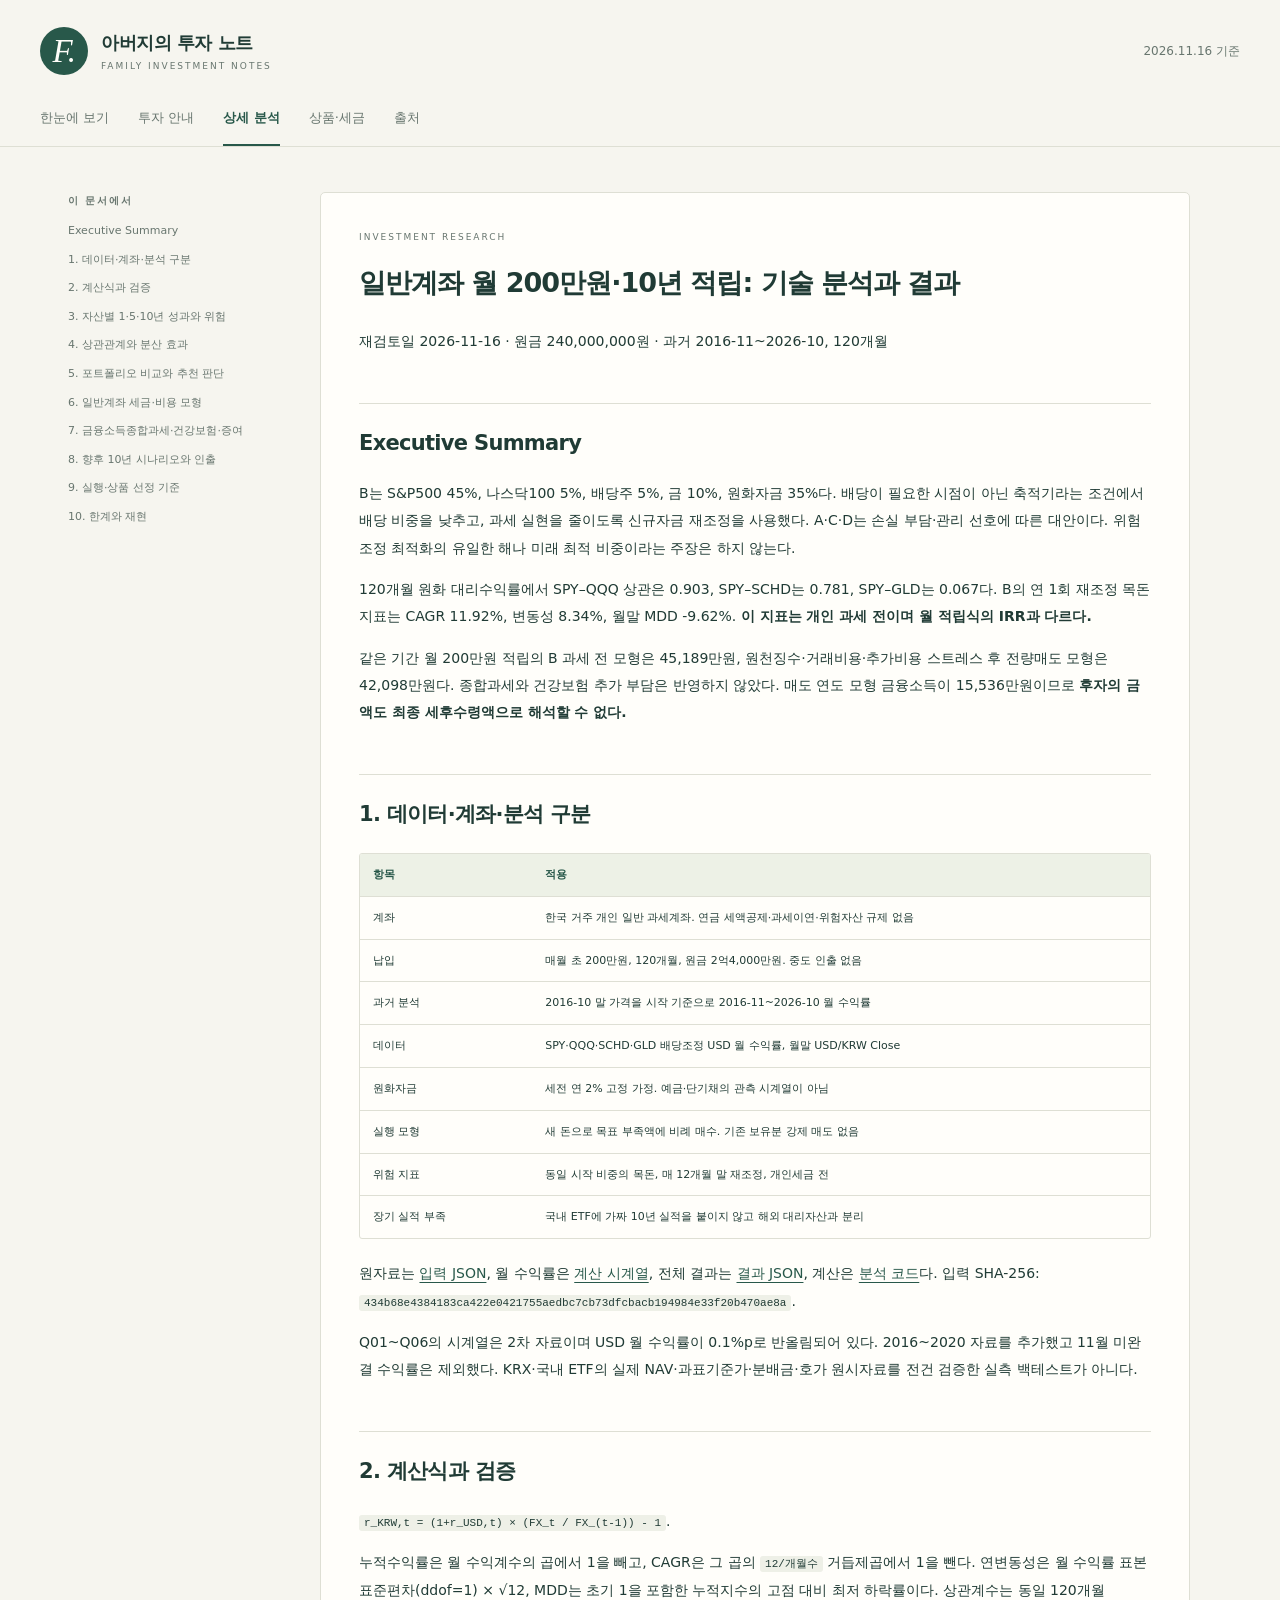
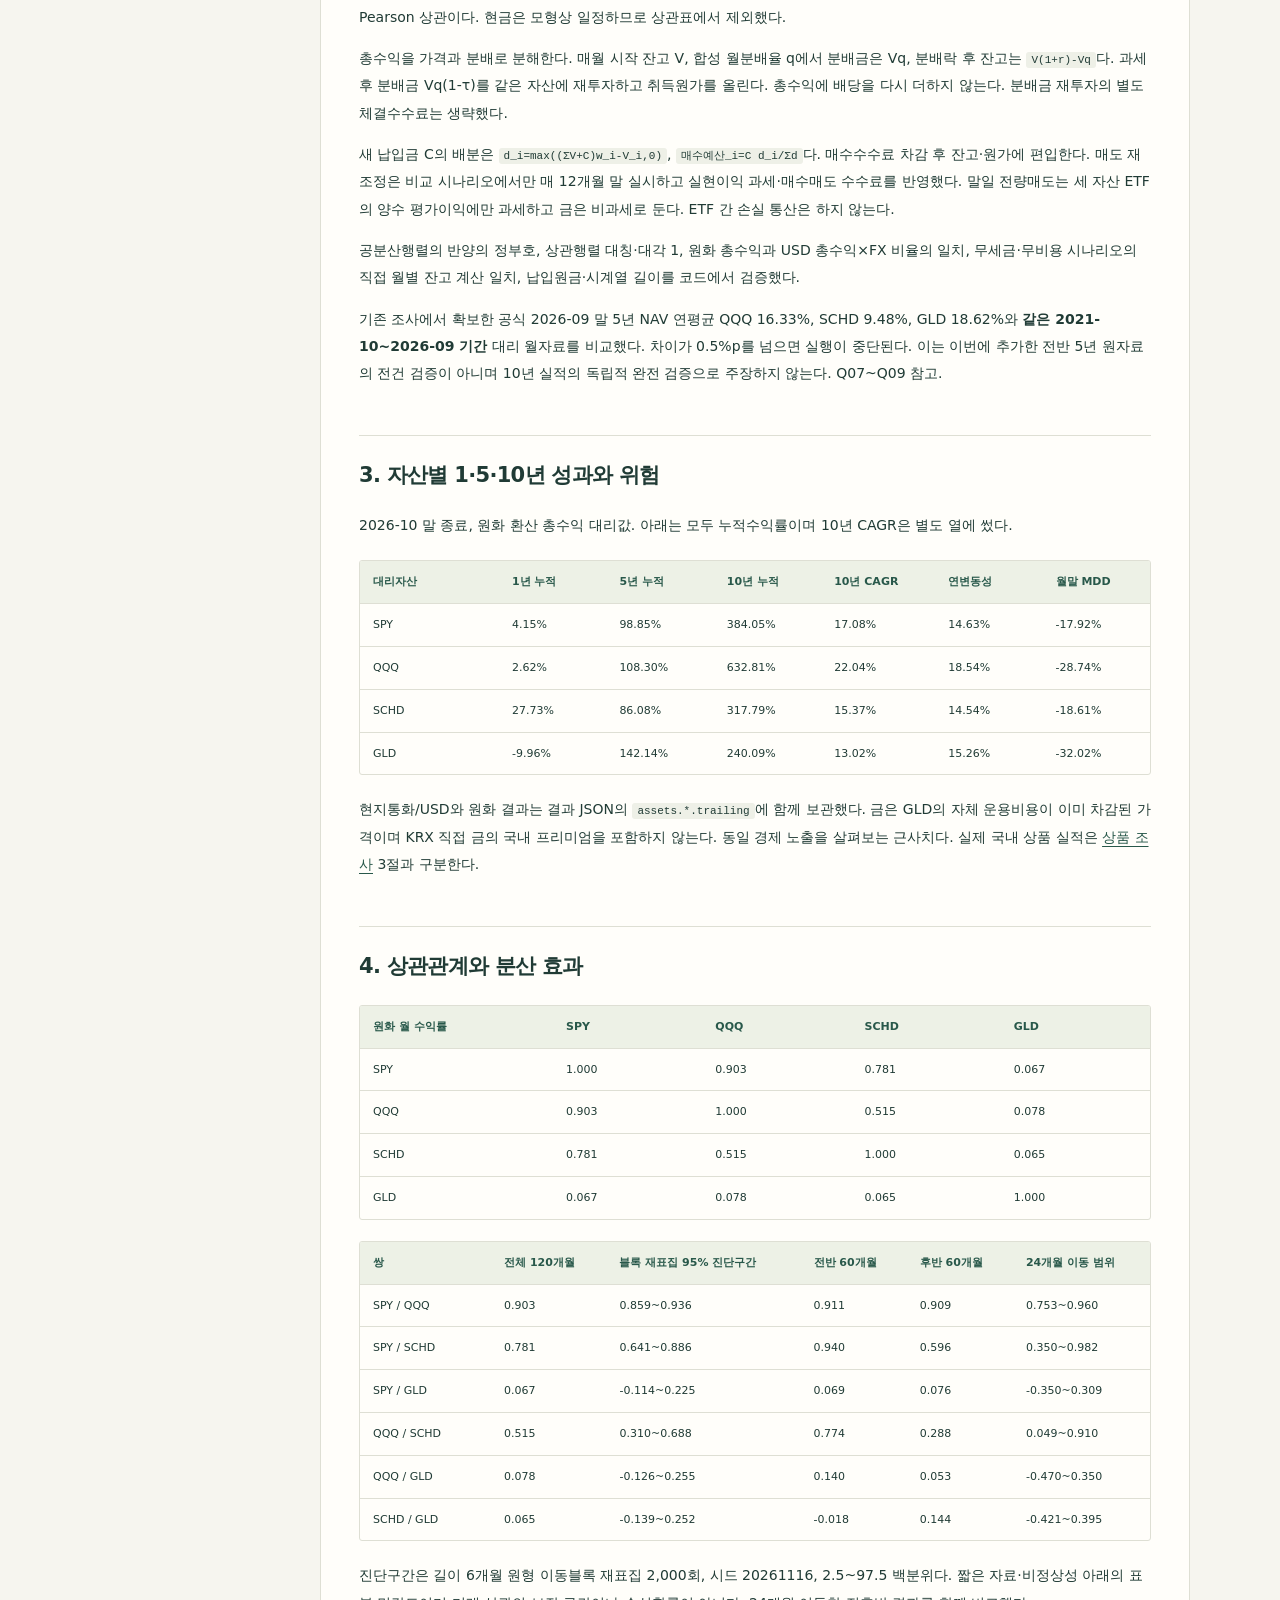
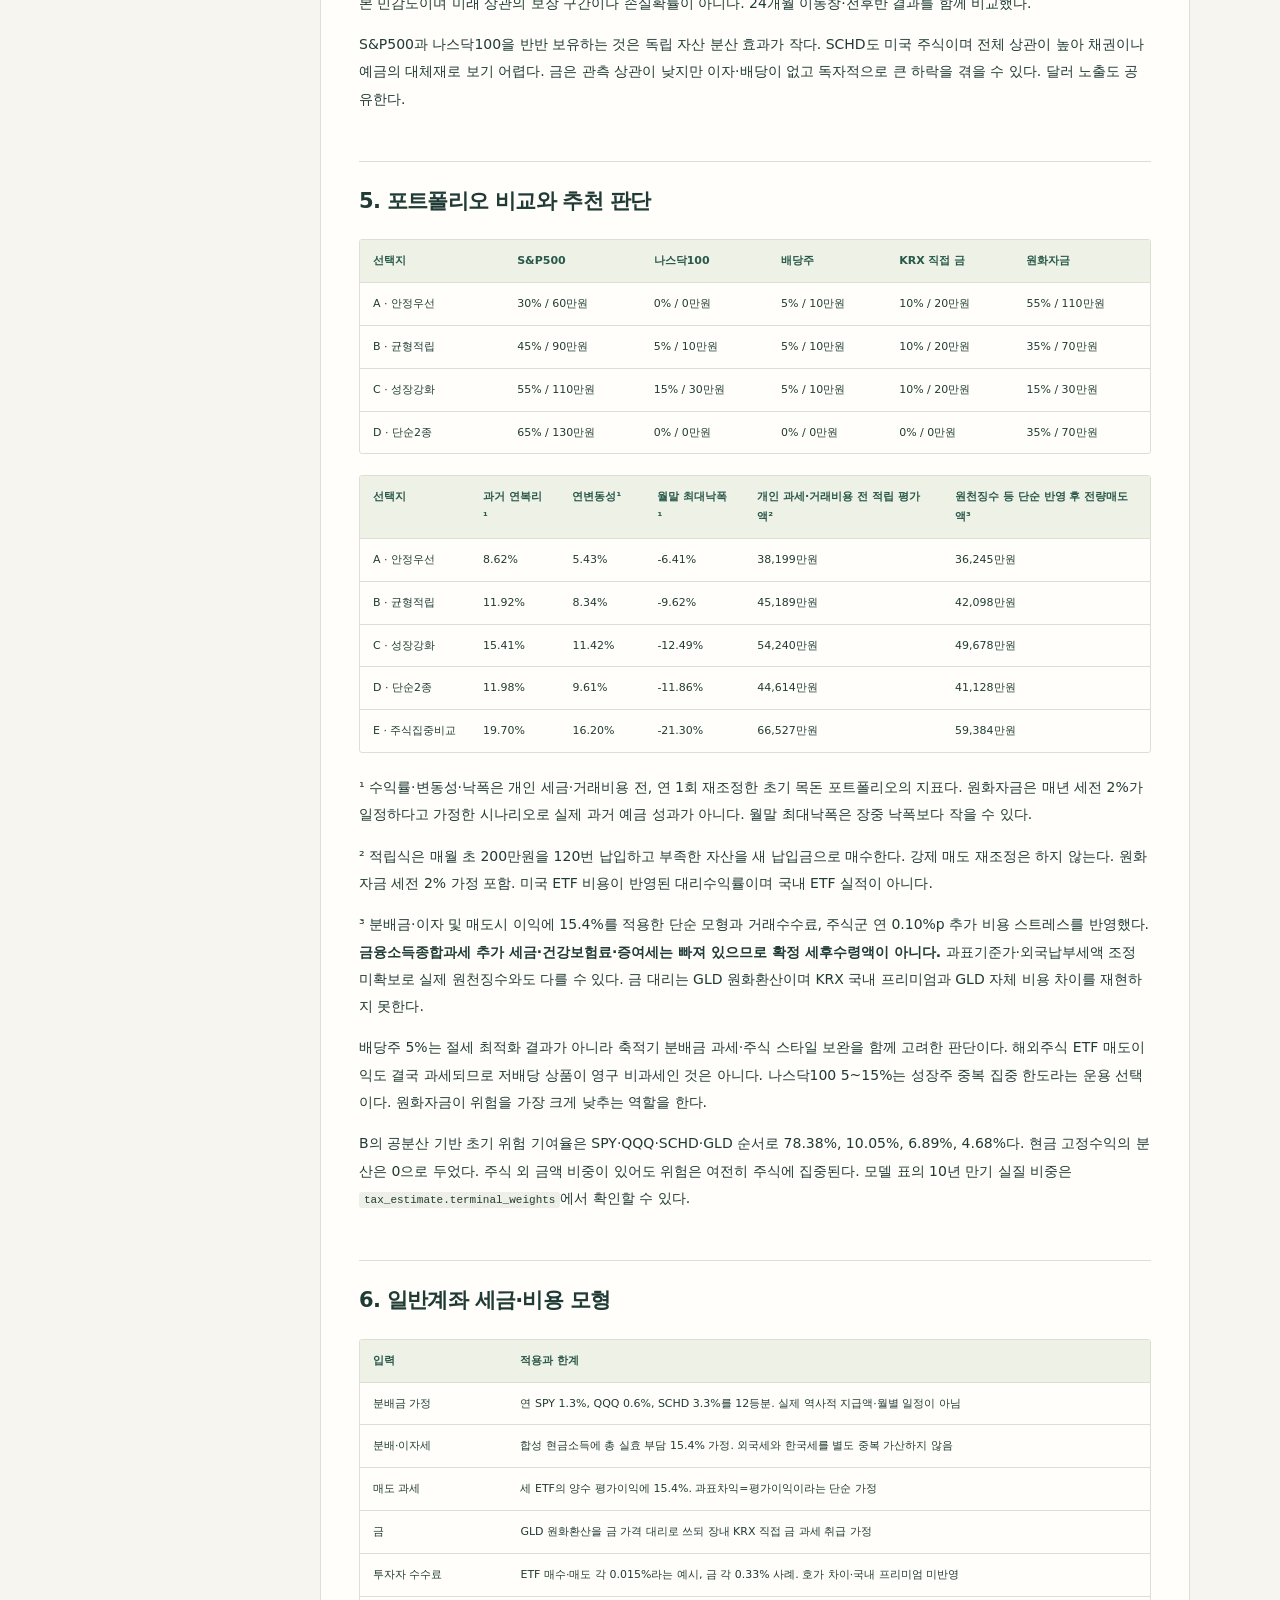
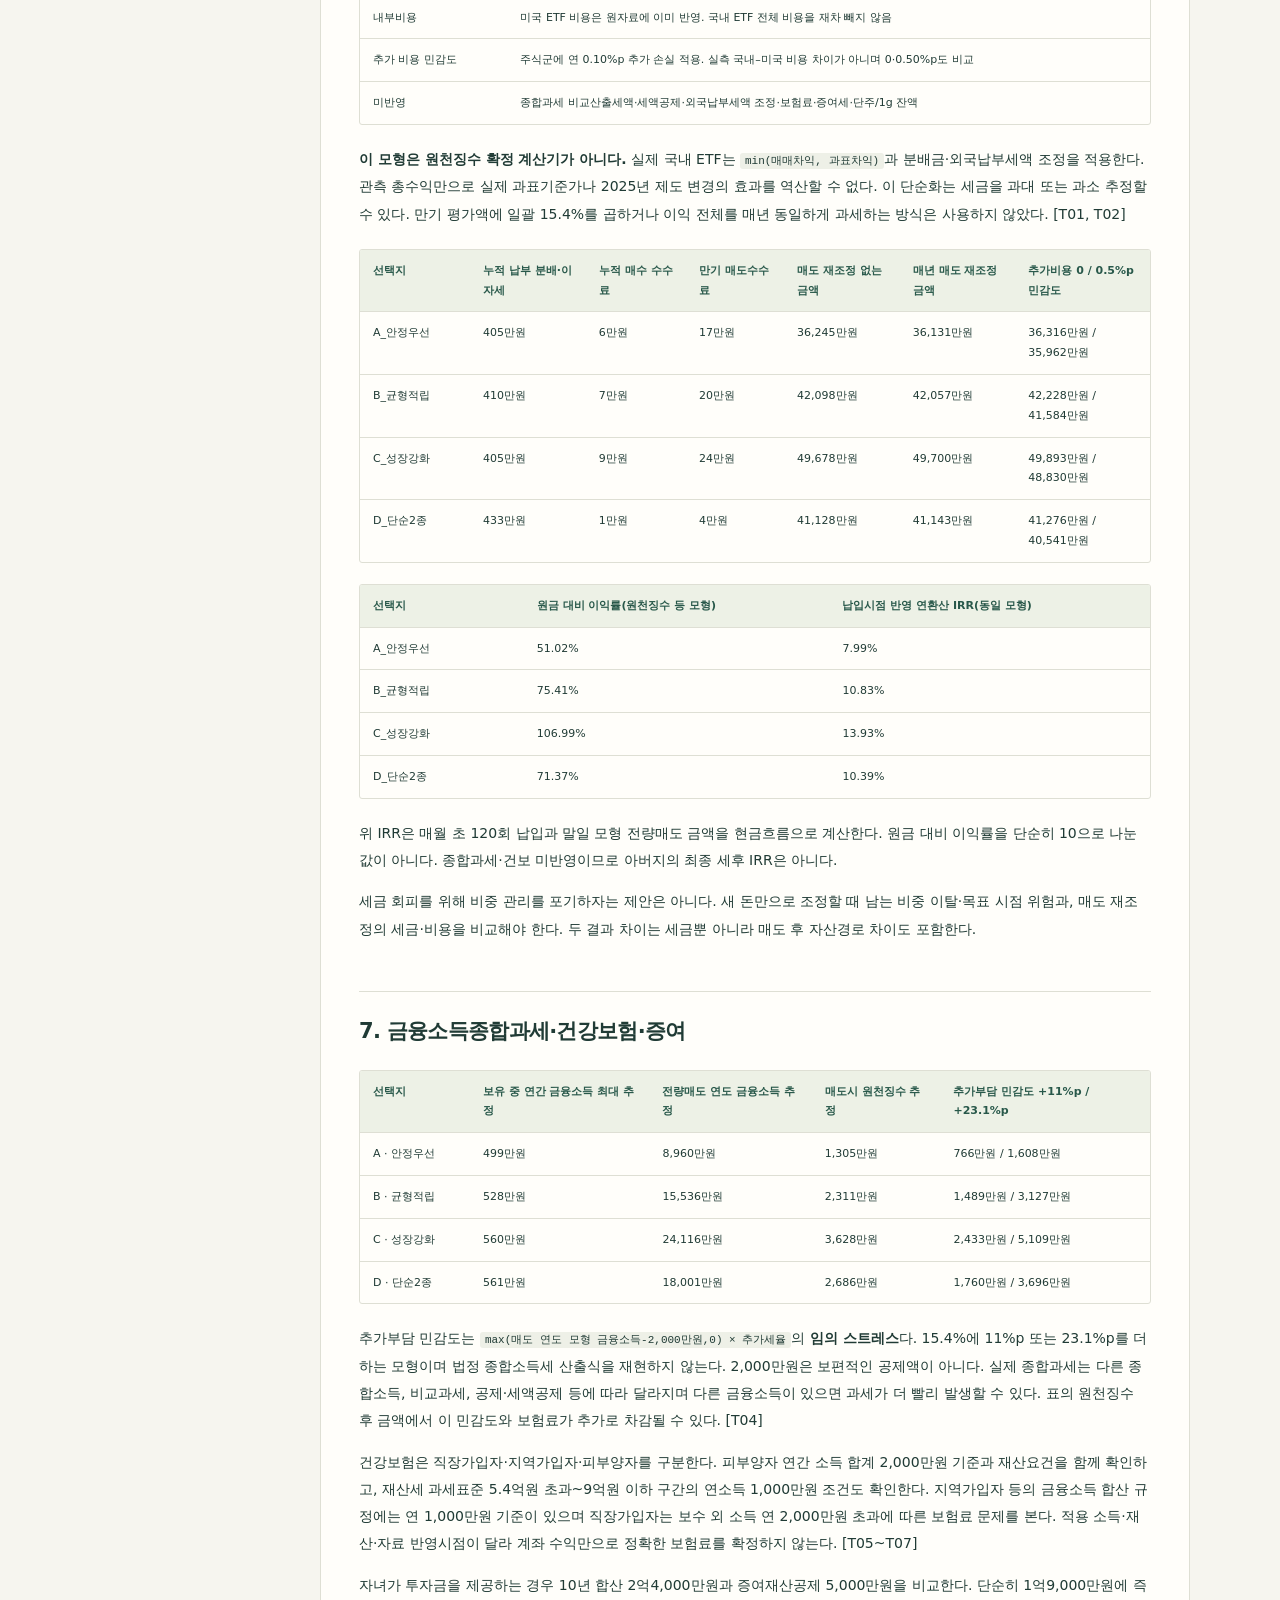
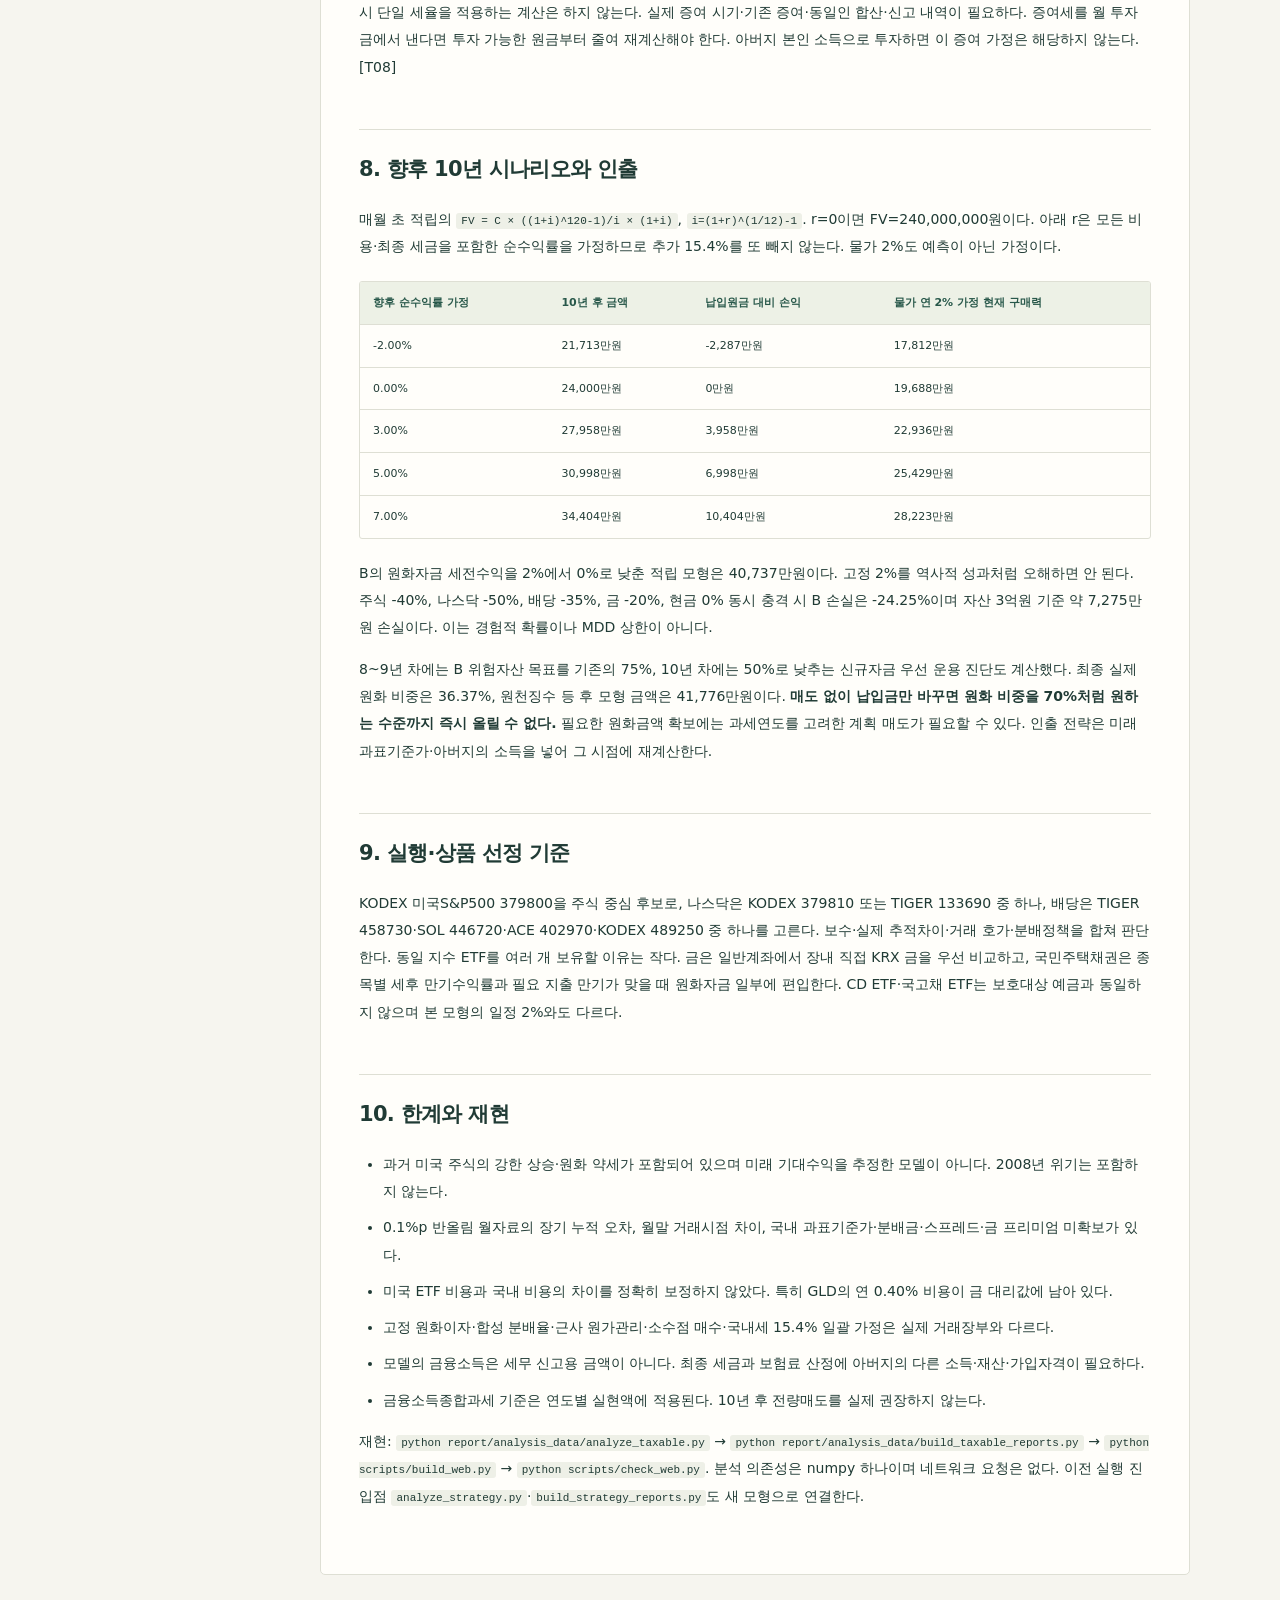
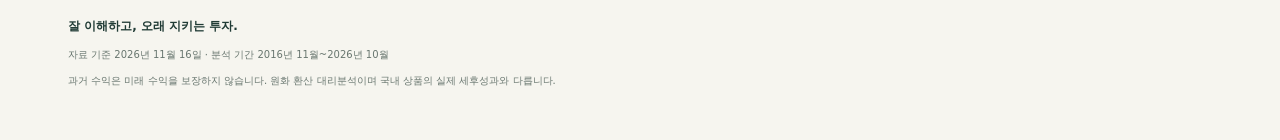
<file: reports/detailed-invest-strategy.html>
<!doctype html>
<html lang="ko"><head><meta charset="utf-8"><meta name="viewport" content="width=device-width, initial-scale=1">
<meta name="robots" content="noindex,nofollow,noarchive"><meta name="referrer" content="no-referrer">
<meta name="color-scheme" content="light"><title>수치와 분석 방법 · 아버지의 투자 노트</title>
<meta name="description" content="국내에서 시작하는 적립식 투자. 선택지별 수익과 위험, 비용과 세금을 함께 살펴봅니다.">
<link rel="stylesheet" href="../assets/styles.css"></head><body>
<a class="skip-link" href="#main">본문으로 이동</a>
<header class="site-header"><div class="header-inner"><a class="brand" href="../index.html"><span class="brand-mark" aria-hidden="true">F.</span><span>아버지의 투자 노트<small>FAMILY INVESTMENT NOTES</small></span></a><span class="asof">2026.11.16 기준</span></div><nav class="main-nav" aria-label="주요 메뉴"><a href="../index.html">한눈에 보기</a><a href="../reports/invest-strategy.html">투자 안내</a><a href="../reports/detailed-invest-strategy.html" aria-current="page">상세 분석</a><a href="../reports/items.html">상품·세금</a><a href="../reports/sources.html">출처</a></nav></header>
<main id="main" class="document-layout"><aside class="contents"><p class="eyebrow">이 문서에서</p><nav aria-label="문서 목차"><a href="#executive-summary">Executive Summary</a><a href="#1-데이터계좌분석-구분">1. 데이터·계좌·분석 구분</a><a href="#2-계산식과-검증">2. 계산식과 검증</a><a href="#3-자산별-1510년-성과와-위험">3. 자산별 1·5·10년 성과와 위험</a><a href="#4-상관관계와-분산-효과">4. 상관관계와 분산 효과</a><a href="#5-포트폴리오-비교와-추천-판단">5. 포트폴리오 비교와 추천 판단</a><a href="#6-일반계좌-세금비용-모형">6. 일반계좌 세금·비용 모형</a><a href="#7-금융소득종합과세건강보험증여">7. 금융소득종합과세·건강보험·증여</a><a href="#8-향후-10년-시나리오와-인출">8. 향후 10년 시나리오와 인출</a><a href="#9-실행상품-선정-기준">9. 실행·상품 선정 기준</a><a href="#10-한계와-재현">10. 한계와 재현</a></nav></aside><article class="report"><div class="document-kicker">INVESTMENT RESEARCH</div><h1 id="일반계좌-월-200만원10년-적립-기술-분석과-결과">일반계좌 월 200만원·10년 적립: 기술 분석과 결과</h1>
<p>재검토일 2026-11-16 · 원금 240,000,000원 · 과거 2016-11~2026-10, 120개월</p>
<h2 id="executive-summary">Executive Summary</h2>
<p>B는 S&amp;P500 45%, 나스닥100 5%, 배당주 5%, 금 10%, 원화자금 35%다. 배당이 필요한 시점이 아닌 축적기라는 조건에서 배당 비중을 낮추고, 과세 실현을 줄이도록 신규자금 재조정을 사용했다. A·C·D는 손실 부담·관리 선호에 따른 대안이다. 위험조정 최적화의 유일한 해나 미래 최적 비중이라는 주장은 하지 않는다.</p>
<p>120개월 원화 대리수익률에서 SPY–QQQ 상관은 0.903, SPY–SCHD는 0.781, SPY–GLD는 0.067다. B의 연 1회 재조정 목돈 지표는 CAGR 11.92%, 변동성 8.34%, 월말 MDD -9.62%. <strong>이 지표는 개인 과세 전이며 월 적립식의 IRR과 다르다.</strong></p>
<p>같은 기간 월 200만원 적립의 B 과세 전 모형은 45,189만원, 원천징수·거래비용·추가비용 스트레스 후 전량매도 모형은 42,098만원다. 종합과세와 건강보험 추가 부담은 반영하지 않았다. 매도 연도 모형 금융소득이 15,536만원이므로 <strong>후자의 금액도 최종 세후수령액으로 해석할 수 없다.</strong></p>
<h2 id="1-데이터계좌분석-구분">1. 데이터·계좌·분석 구분</h2>
<div class="table-scroll" tabindex="0" role="region" aria-label="가로로 스크롤할 수 있는 비교표"><table><thead><tr><th scope="col">항목</th><th scope="col">적용</th></tr></thead><tbody><tr><td>계좌</td><td>한국 거주 개인 일반 과세계좌. 연금 세액공제·과세이연·위험자산 규제 없음</td></tr><tr><td>납입</td><td>매월 초 200만원, 120개월, 원금 2억4,000만원. 중도 인출 없음</td></tr><tr><td>과거 분석</td><td>2016-10 말 가격을 시작 기준으로 2016-11~2026-10 월 수익률</td></tr><tr><td>데이터</td><td>SPY·QQQ·SCHD·GLD 배당조정 USD 월 수익률, 월말 USD/KRW Close</td></tr><tr><td>원화자금</td><td>세전 연 2% 고정 가정. 예금·단기채의 관측 시계열이 아님</td></tr><tr><td>실행 모형</td><td>새 돈으로 목표 부족액에 비례 매수. 기존 보유분 강제 매도 없음</td></tr><tr><td>위험 지표</td><td>동일 시작 비중의 목돈, 매 12개월 말 재조정, 개인세금 전</td></tr><tr><td>장기 실적 부족</td><td>국내 ETF에 가짜 10년 실적을 붙이지 않고 해외 대리자산과 분리</td></tr></tbody></table></div>
<p>원자료는 <a href="../data/monthly_inputs.json">입력 JSON</a>, 월 수익률은 <a href="../data/monthly_krw_returns.json">계산 시계열</a>, 전체 결과는 <a href="../data/results.json">결과 JSON</a>, 계산은 <a href="../data/analyze_taxable.py">분석 코드</a>다. 입력 SHA-256: <code>434b68e4384183ca422e0421755aedbc7cb73dfcbacb194984e33f20b470ae8a</code>.</p>
<p>Q01~Q06의 시계열은 2차 자료이며 USD 월 수익률이 0.1%p로 반올림되어 있다. 2016~2020 자료를 추가했고 11월 미완결 수익률은 제외했다. KRX·국내 ETF의 실제 NAV·과표기준가·분배금·호가 원시자료를 전건 검증한 실측 백테스트가 아니다.</p>
<h2 id="2-계산식과-검증">2. 계산식과 검증</h2>
<p><code>r_KRW,t = (1+r_USD,t) × (FX_t / FX_(t-1)) - 1</code>.</p>
<p>누적수익률은 월 수익계수의 곱에서 1을 빼고, CAGR은 그 곱의 <code>12/개월수</code> 거듭제곱에서 1을 뺀다. 연변동성은 월 수익률 표본표준편차(ddof=1) × √12, MDD는 초기 1을 포함한 누적지수의 고점 대비 최저 하락률이다. 상관계수는 동일 120개월 Pearson 상관이다. 현금은 모형상 일정하므로 상관표에서 제외했다.</p>
<p>총수익을 가격과 분배로 분해한다. 매월 시작 잔고 V, 합성 월분배율 q에서 분배금은 Vq, 분배락 후 잔고는 <code>V(1+r)-Vq</code>다. 과세 후 분배금 Vq(1-τ)를 같은 자산에 재투자하고 취득원가를 올린다. 총수익에 배당을 다시 더하지 않는다. 분배금 재투자의 별도 체결수수료는 생략했다.</p>
<p>새 납입금 C의 배분은 <code>d_i=max((ΣV+C)w_i-V_i,0)</code>, <code>매수예산_i=C d_i/Σd</code>다. 매수수수료 차감 후 잔고·원가에 편입한다. 매도 재조정은 비교 시나리오에서만 매 12개월 말 실시하고 실현이익 과세·매수매도 수수료를 반영했다. 말일 전량매도는 세 자산 ETF의 양수 평가이익에만 과세하고 금은 비과세로 둔다. ETF 간 손실 통산은 하지 않는다.</p>
<p>공분산행렬의 반양의 정부호, 상관행렬 대칭·대각 1, 원화 총수익과 USD 총수익×FX 비율의 일치, 무세금·무비용 시나리오의 직접 월별 잔고 계산 일치, 납입원금·시계열 길이를 코드에서 검증했다.</p>
<p>기존 조사에서 확보한 공식 2026-09 말 5년 NAV 연평균 QQQ 16.33%, SCHD 9.48%, GLD 18.62%와 <strong>같은 2021-10~2026-09 기간</strong> 대리 월자료를 비교했다. 차이가 0.5%p를 넘으면 실행이 중단된다. 이는 이번에 추가한 전반 5년 원자료의 전건 검증이 아니며 10년 실적의 독립적 완전 검증으로 주장하지 않는다. Q07~Q09 참고.</p>
<h2 id="3-자산별-1510년-성과와-위험">3. 자산별 1·5·10년 성과와 위험</h2>
<p>2026-10 말 종료, 원화 환산 총수익 대리값. 아래는 모두 누적수익률이며 10년 CAGR은 별도 열에 썼다.</p>
<div class="table-scroll" tabindex="0" role="region" aria-label="가로로 스크롤할 수 있는 비교표"><table><thead><tr><th scope="col">대리자산</th><th scope="col">1년 누적</th><th scope="col">5년 누적</th><th scope="col">10년 누적</th><th scope="col">10년 CAGR</th><th scope="col">연변동성</th><th scope="col">월말 MDD</th></tr></thead><tbody><tr><td>SPY</td><td>4.15%</td><td>98.85%</td><td>384.05%</td><td>17.08%</td><td>14.63%</td><td>-17.92%</td></tr><tr><td>QQQ</td><td>2.62%</td><td>108.30%</td><td>632.81%</td><td>22.04%</td><td>18.54%</td><td>-28.74%</td></tr><tr><td>SCHD</td><td>27.73%</td><td>86.08%</td><td>317.79%</td><td>15.37%</td><td>14.54%</td><td>-18.61%</td></tr><tr><td>GLD</td><td>-9.96%</td><td>142.14%</td><td>240.09%</td><td>13.02%</td><td>15.26%</td><td>-32.02%</td></tr></tbody></table></div>
<p>현지통화/USD와 원화 결과는 결과 JSON의 <code>assets.*.trailing</code>에 함께 보관했다. 금은 GLD의 자체 운용비용이 이미 차감된 가격이며 KRX 직접 금의 국내 프리미엄을 포함하지 않는다. 동일 경제 노출을 살펴보는 근사치다. 실제 국내 상품 실적은 <a href="items.html">상품 조사</a> 3절과 구분한다.</p>
<h2 id="4-상관관계와-분산-효과">4. 상관관계와 분산 효과</h2>
<div class="table-scroll" tabindex="0" role="region" aria-label="가로로 스크롤할 수 있는 비교표"><table><thead><tr><th scope="col">원화 월 수익률</th><th scope="col">SPY</th><th scope="col">QQQ</th><th scope="col">SCHD</th><th scope="col">GLD</th></tr></thead><tbody><tr><td>SPY</td><td>1.000</td><td>0.903</td><td>0.781</td><td>0.067</td></tr><tr><td>QQQ</td><td>0.903</td><td>1.000</td><td>0.515</td><td>0.078</td></tr><tr><td>SCHD</td><td>0.781</td><td>0.515</td><td>1.000</td><td>0.065</td></tr><tr><td>GLD</td><td>0.067</td><td>0.078</td><td>0.065</td><td>1.000</td></tr></tbody></table></div>
<div class="table-scroll" tabindex="0" role="region" aria-label="가로로 스크롤할 수 있는 비교표"><table><thead><tr><th scope="col">쌍</th><th scope="col">전체 120개월</th><th scope="col">블록 재표집 95% 진단구간</th><th scope="col">전반 60개월</th><th scope="col">후반 60개월</th><th scope="col">24개월 이동 범위</th></tr></thead><tbody><tr><td>SPY / QQQ</td><td>0.903</td><td>0.859~0.936</td><td>0.911</td><td>0.909</td><td>0.753~0.960</td></tr><tr><td>SPY / SCHD</td><td>0.781</td><td>0.641~0.886</td><td>0.940</td><td>0.596</td><td>0.350~0.982</td></tr><tr><td>SPY / GLD</td><td>0.067</td><td>-0.114~0.225</td><td>0.069</td><td>0.076</td><td>-0.350~0.309</td></tr><tr><td>QQQ / SCHD</td><td>0.515</td><td>0.310~0.688</td><td>0.774</td><td>0.288</td><td>0.049~0.910</td></tr><tr><td>QQQ / GLD</td><td>0.078</td><td>-0.126~0.255</td><td>0.140</td><td>0.053</td><td>-0.470~0.350</td></tr><tr><td>SCHD / GLD</td><td>0.065</td><td>-0.139~0.252</td><td>-0.018</td><td>0.144</td><td>-0.421~0.395</td></tr></tbody></table></div>
<p>진단구간은 길이 6개월 원형 이동블록 재표집 2,000회, 시드 20261116, 2.5~97.5 백분위다. 짧은 자료·비정상성 아래의 표본 민감도이며 미래 상관의 보장 구간이나 손실확률이 아니다. 24개월 이동창·전후반 결과를 함께 비교했다.</p>
<p>S&amp;P500과 나스닥100을 반반 보유하는 것은 독립 자산 분산 효과가 작다. SCHD도 미국 주식이며 전체 상관이 높아 채권이나 예금의 대체재로 보기 어렵다. 금은 관측 상관이 낮지만 이자·배당이 없고 독자적으로 큰 하락을 겪을 수 있다. 달러 노출도 공유한다.</p>
<h2 id="5-포트폴리오-비교와-추천-판단">5. 포트폴리오 비교와 추천 판단</h2>
<div class="table-scroll" tabindex="0" role="region" aria-label="가로로 스크롤할 수 있는 비교표"><table><thead><tr><th scope="col">선택지</th><th scope="col">S&amp;P500</th><th scope="col">나스닥100</th><th scope="col">배당주</th><th scope="col">KRX 직접 금</th><th scope="col">원화자금</th></tr></thead><tbody><tr><td>A · 안정우선</td><td>30% / 60만원</td><td>0% / 0만원</td><td>5% / 10만원</td><td>10% / 20만원</td><td>55% / 110만원</td></tr><tr><td>B · 균형적립</td><td>45% / 90만원</td><td>5% / 10만원</td><td>5% / 10만원</td><td>10% / 20만원</td><td>35% / 70만원</td></tr><tr><td>C · 성장강화</td><td>55% / 110만원</td><td>15% / 30만원</td><td>5% / 10만원</td><td>10% / 20만원</td><td>15% / 30만원</td></tr><tr><td>D · 단순2종</td><td>65% / 130만원</td><td>0% / 0만원</td><td>0% / 0만원</td><td>0% / 0만원</td><td>35% / 70만원</td></tr></tbody></table></div>
<div class="table-scroll" tabindex="0" role="region" aria-label="가로로 스크롤할 수 있는 비교표"><table><thead><tr><th scope="col">선택지</th><th scope="col">과거 연복리¹</th><th scope="col">연변동성¹</th><th scope="col">월말 최대낙폭¹</th><th scope="col">개인 과세·거래비용 전 적립 평가액²</th><th scope="col">원천징수 등 단순 반영 후 전량매도액³</th></tr></thead><tbody><tr><td>A · 안정우선</td><td>8.62%</td><td>5.43%</td><td>-6.41%</td><td>38,199만원</td><td>36,245만원</td></tr><tr><td>B · 균형적립</td><td>11.92%</td><td>8.34%</td><td>-9.62%</td><td>45,189만원</td><td>42,098만원</td></tr><tr><td>C · 성장강화</td><td>15.41%</td><td>11.42%</td><td>-12.49%</td><td>54,240만원</td><td>49,678만원</td></tr><tr><td>D · 단순2종</td><td>11.98%</td><td>9.61%</td><td>-11.86%</td><td>44,614만원</td><td>41,128만원</td></tr><tr><td>E · 주식집중비교</td><td>19.70%</td><td>16.20%</td><td>-21.30%</td><td>66,527만원</td><td>59,384만원</td></tr></tbody></table></div>
<p>¹ 수익률·변동성·낙폭은 개인 세금·거래비용 전, 연 1회 재조정한 초기 목돈 포트폴리오의 지표다. 원화자금은 매년 세전 2%가 일정하다고 가정한 시나리오로 실제 과거 예금 성과가 아니다. 월말 최대낙폭은 장중 낙폭보다 작을 수 있다.</p>
<p>² 적립식은 매월 초 200만원을 120번 납입하고 부족한 자산을 새 납입금으로 매수한다. 강제 매도 재조정은 하지 않는다. 원화자금 세전 2% 가정 포함. 미국 ETF 비용이 반영된 대리수익률이며 국내 ETF 실적이 아니다.</p>
<p>³ 분배금·이자 및 매도시 이익에 15.4%를 적용한 단순 모형과 거래수수료, 주식군 연 0.10%p 추가 비용 스트레스를 반영했다. <strong>금융소득종합과세 추가 세금·건강보험료·증여세는 빠져 있으므로 확정 세후수령액이 아니다.</strong> 과표기준가·외국납부세액 조정 미확보로 실제 원천징수와도 다를 수 있다. 금 대리는 GLD 원화환산이며 KRX 국내 프리미엄과 GLD 자체 비용 차이를 재현하지 못한다.</p>
<p>배당주 5%는 절세 최적화 결과가 아니라 축적기 분배금 과세·주식 스타일 보완을 함께 고려한 판단이다. 해외주식 ETF 매도이익도 결국 과세되므로 저배당 상품이 영구 비과세인 것은 아니다. 나스닥100 5~15%는 성장주 중복 집중 한도라는 운용 선택이다. 원화자금이 위험을 가장 크게 낮추는 역할을 한다.</p>
<p>B의 공분산 기반 초기 위험 기여율은 SPY·QQQ·SCHD·GLD 순서로 78.38%, 10.05%, 6.89%, 4.68%다. 현금 고정수익의 분산은 0으로 두었다. 주식 외 금액 비중이 있어도 위험은 여전히 주식에 집중된다. 모델 표의 10년 만기 실질 비중은 <code>tax_estimate.terminal_weights</code>에서 확인할 수 있다.</p>
<h2 id="6-일반계좌-세금비용-모형">6. 일반계좌 세금·비용 모형</h2>
<div class="table-scroll" tabindex="0" role="region" aria-label="가로로 스크롤할 수 있는 비교표"><table><thead><tr><th scope="col">입력</th><th scope="col">적용과 한계</th></tr></thead><tbody><tr><td>분배금 가정</td><td>연 SPY 1.3%, QQQ 0.6%, SCHD 3.3%를 12등분. 실제 역사적 지급액·월별 일정이 아님</td></tr><tr><td>분배·이자세</td><td>합성 현금소득에 총 실효 부담 15.4% 가정. 외국세와 한국세를 별도 중복 가산하지 않음</td></tr><tr><td>매도 과세</td><td>세 ETF의 양수 평가이익에 15.4%. 과표차익=평가이익이라는 단순 가정</td></tr><tr><td>금</td><td>GLD 원화환산을 금 가격 대리로 쓰되 장내 KRX 직접 금 과세 취급 가정</td></tr><tr><td>투자자 수수료</td><td>ETF 매수·매도 각 0.015%라는 예시, 금 각 0.33% 사례. 호가 차이·국내 프리미엄 미반영</td></tr><tr><td>내부비용</td><td>미국 ETF 비용은 원자료에 이미 반영. 국내 ETF 전체 비용을 재차 빼지 않음</td></tr><tr><td>추가 비용 민감도</td><td>주식군에 연 0.10%p 추가 손실 적용. 실측 국내–미국 비용 차이가 아니며 0·0.50%p도 비교</td></tr><tr><td>미반영</td><td>종합과세 비교산출세액·세액공제·외국납부세액 조정·보험료·증여세·단주/1g 잔액</td></tr></tbody></table></div>
<p><strong>이 모형은 원천징수 확정 계산기가 아니다.</strong> 실제 국내 ETF는 <code>min(매매차익, 과표차익)</code>과 분배금·외국납부세액 조정을 적용한다. 관측 총수익만으로 실제 과표기준가나 2025년 제도 변경의 효과를 역산할 수 없다. 이 단순화는 세금을 과대 또는 과소 추정할 수 있다. 만기 평가액에 일괄 15.4%를 곱하거나 이익 전체를 매년 동일하게 과세하는 방식은 사용하지 않았다. [T01, T02]</p>
<div class="table-scroll" tabindex="0" role="region" aria-label="가로로 스크롤할 수 있는 비교표"><table><thead><tr><th scope="col">선택지</th><th scope="col">누적 납부 분배·이자세</th><th scope="col">누적 매수 수수료</th><th scope="col">만기 매도수수료</th><th scope="col">매도 재조정 없는 금액</th><th scope="col">매년 매도 재조정 금액</th><th scope="col">추가비용 0 / 0.5%p 민감도</th></tr></thead><tbody><tr><td>A_안정우선</td><td>405만원</td><td>6만원</td><td>17만원</td><td>36,245만원</td><td>36,131만원</td><td>36,316만원 / 35,962만원</td></tr><tr><td>B_균형적립</td><td>410만원</td><td>7만원</td><td>20만원</td><td>42,098만원</td><td>42,057만원</td><td>42,228만원 / 41,584만원</td></tr><tr><td>C_성장강화</td><td>405만원</td><td>9만원</td><td>24만원</td><td>49,678만원</td><td>49,700만원</td><td>49,893만원 / 48,830만원</td></tr><tr><td>D_단순2종</td><td>433만원</td><td>1만원</td><td>4만원</td><td>41,128만원</td><td>41,143만원</td><td>41,276만원 / 40,541만원</td></tr></tbody></table></div>
<div class="table-scroll" tabindex="0" role="region" aria-label="가로로 스크롤할 수 있는 비교표"><table><thead><tr><th scope="col">선택지</th><th scope="col">원금 대비 이익률(원천징수 등 모형)</th><th scope="col">납입시점 반영 연환산 IRR(동일 모형)</th></tr></thead><tbody><tr><td>A_안정우선</td><td>51.02%</td><td>7.99%</td></tr><tr><td>B_균형적립</td><td>75.41%</td><td>10.83%</td></tr><tr><td>C_성장강화</td><td>106.99%</td><td>13.93%</td></tr><tr><td>D_단순2종</td><td>71.37%</td><td>10.39%</td></tr></tbody></table></div>
<p>위 IRR은 매월 초 120회 납입과 말일 모형 전량매도 금액을 현금흐름으로 계산한다. 원금 대비 이익률을 단순히 10으로 나눈 값이 아니다. 종합과세·건보 미반영이므로 아버지의 최종 세후 IRR은 아니다.</p>
<p>세금 회피를 위해 비중 관리를 포기하자는 제안은 아니다. 새 돈만으로 조정할 때 남는 비중 이탈·목표 시점 위험과, 매도 재조정의 세금·비용을 비교해야 한다. 두 결과 차이는 세금뿐 아니라 매도 후 자산경로 차이도 포함한다.</p>
<h2 id="7-금융소득종합과세건강보험증여">7. 금융소득종합과세·건강보험·증여</h2>
<div class="table-scroll" tabindex="0" role="region" aria-label="가로로 스크롤할 수 있는 비교표"><table><thead><tr><th scope="col">선택지</th><th scope="col">보유 중 연간 금융소득 최대 추정</th><th scope="col">전량매도 연도 금융소득 추정</th><th scope="col">매도시 원천징수 추정</th><th scope="col">추가부담 민감도 +11%p / +23.1%p</th></tr></thead><tbody><tr><td>A · 안정우선</td><td>499만원</td><td>8,960만원</td><td>1,305만원</td><td>766만원 / 1,608만원</td></tr><tr><td>B · 균형적립</td><td>528만원</td><td>15,536만원</td><td>2,311만원</td><td>1,489만원 / 3,127만원</td></tr><tr><td>C · 성장강화</td><td>560만원</td><td>24,116만원</td><td>3,628만원</td><td>2,433만원 / 5,109만원</td></tr><tr><td>D · 단순2종</td><td>561만원</td><td>18,001만원</td><td>2,686만원</td><td>1,760만원 / 3,696만원</td></tr></tbody></table></div>
<p>추가부담 민감도는 <code>max(매도 연도 모형 금융소득-2,000만원,0) × 추가세율</code>의 <strong>임의 스트레스</strong>다. 15.4%에 11%p 또는 23.1%p를 더하는 모형이며 법정 종합소득세 산출식을 재현하지 않는다. 2,000만원은 보편적인 공제액이 아니다. 실제 종합과세는 다른 종합소득, 비교과세, 공제·세액공제 등에 따라 달라지며 다른 금융소득이 있으면 과세가 더 빨리 발생할 수 있다. 표의 원천징수 후 금액에서 이 민감도와 보험료가 추가로 차감될 수 있다. [T04]</p>
<p>건강보험은 직장가입자·지역가입자·피부양자를 구분한다. 피부양자 연간 소득 합계 2,000만원 기준과 재산요건을 함께 확인하고, 재산세 과세표준 5.4억원 초과~9억원 이하 구간의 연소득 1,000만원 조건도 확인한다. 지역가입자 등의 금융소득 합산 규정에는 연 1,000만원 기준이 있으며 직장가입자는 보수 외 소득 연 2,000만원 초과에 따른 보험료 문제를 본다. 적용 소득·재산·자료 반영시점이 달라 계좌 수익만으로 정확한 보험료를 확정하지 않는다. [T05~T07]</p>
<p>자녀가 투자금을 제공하는 경우 10년 합산 2억4,000만원과 증여재산공제 5,000만원을 비교한다. 단순히 1억9,000만원에 즉시 단일 세율을 적용하는 계산은 하지 않는다. 실제 증여 시기·기존 증여·동일인 합산·신고 내역이 필요하다. 증여세를 월 투자금에서 낸다면 투자 가능한 원금부터 줄여 재계산해야 한다. 아버지 본인 소득으로 투자하면 이 증여 가정은 해당하지 않는다. [T08]</p>
<h2 id="8-향후-10년-시나리오와-인출">8. 향후 10년 시나리오와 인출</h2>
<p>매월 초 적립의 <code>FV = C × ((1+i)^120-1)/i × (1+i)</code>, <code>i=(1+r)^(1/12)-1</code>. r=0이면 FV=240,000,000원이다. 아래 r은 모든 비용·최종 세금을 포함한 순수익률을 가정하므로 추가 15.4%를 또 빼지 않는다. 물가 2%도 예측이 아닌 가정이다.</p>
<div class="table-scroll" tabindex="0" role="region" aria-label="가로로 스크롤할 수 있는 비교표"><table><thead><tr><th scope="col">향후 순수익률 가정</th><th scope="col">10년 후 금액</th><th scope="col">납입원금 대비 손익</th><th scope="col">물가 연 2% 가정 현재 구매력</th></tr></thead><tbody><tr><td>-2.00%</td><td>21,713만원</td><td>-2,287만원</td><td>17,812만원</td></tr><tr><td>0.00%</td><td>24,000만원</td><td>0만원</td><td>19,688만원</td></tr><tr><td>3.00%</td><td>27,958만원</td><td>3,958만원</td><td>22,936만원</td></tr><tr><td>5.00%</td><td>30,998만원</td><td>6,998만원</td><td>25,429만원</td></tr><tr><td>7.00%</td><td>34,404만원</td><td>10,404만원</td><td>28,223만원</td></tr></tbody></table></div>
<p>B의 원화자금 세전수익을 2%에서 0%로 낮춘 적립 모형은 40,737만원이다. 고정 2%를 역사적 성과처럼 오해하면 안 된다. 주식 -40%, 나스닥 -50%, 배당 -35%, 금 -20%, 현금 0% 동시 충격 시 B 손실은 -24.25%이며 자산 3억원 기준 약 7,275만원 손실이다. 이는 경험적 확률이나 MDD 상한이 아니다.</p>
<p>8~9년 차에는 B 위험자산 목표를 기존의 75%, 10년 차에는 50%로 낮추는 신규자금 우선 운용 진단도 계산했다. 최종 실제 원화 비중은 36.37%, 원천징수 등 후 모형 금액은 41,776만원이다. <strong>매도 없이 납입금만 바꾸면 원화 비중을 70%처럼 원하는 수준까지 즉시 올릴 수 없다.</strong> 필요한 원화금액 확보에는 과세연도를 고려한 계획 매도가 필요할 수 있다. 인출 전략은 미래 과표기준가·아버지의 소득을 넣어 그 시점에 재계산한다.</p>
<h2 id="9-실행상품-선정-기준">9. 실행·상품 선정 기준</h2>
<p>KODEX 미국S&amp;P500 379800을 주식 중심 후보로, 나스닥은 KODEX 379810 또는 TIGER 133690 중 하나, 배당은 TIGER 458730·SOL 446720·ACE 402970·KODEX 489250 중 하나를 고른다. 보수·실제 추적차이·거래 호가·분배정책을 합쳐 판단한다. 동일 지수 ETF를 여러 개 보유할 이유는 작다. 금은 일반계좌에서 장내 직접 KRX 금을 우선 비교하고, 국민주택채권은 종목별 세후 만기수익률과 필요 지출 만기가 맞을 때 원화자금 일부에 편입한다. CD ETF·국고채 ETF는 보호대상 예금과 동일하지 않으며 본 모형의 일정 2%와도 다르다.</p>
<h2 id="10-한계와-재현">10. 한계와 재현</h2>
<ul><li>과거 미국 주식의 강한 상승·원화 약세가 포함되어 있으며 미래 기대수익을 추정한 모델이 아니다. 2008년 위기는 포함하지 않는다.</li><li>0.1%p 반올림 월자료의 장기 누적 오차, 월말 거래시점 차이, 국내 과표기준가·분배금·스프레드·금 프리미엄 미확보가 있다.</li><li>미국 ETF 비용과 국내 비용의 차이를 정확히 보정하지 않았다. 특히 GLD의 연 0.40% 비용이 금 대리값에 남아 있다.</li><li>고정 원화이자·합성 분배율·근사 원가관리·소수점 매수·국내세 15.4% 일괄 가정은 실제 거래장부와 다르다.</li><li>모델의 금융소득은 세무 신고용 금액이 아니다. 최종 세금과 보험료 산정에 아버지의 다른 소득·재산·가입자격이 필요하다.</li><li>금융소득종합과세 기준은 연도별 실현액에 적용된다. 10년 후 전량매도를 실제 권장하지 않는다.</li></ul>
<p>재현: <code>python report/analysis_data/analyze_taxable.py</code> → <code>python report/analysis_data/build_taxable_reports.py</code> → <code>python scripts/build_web.py</code> → <code>python scripts/check_web.py</code>. 분석 의존성은 numpy 하나이며 네트워크 요청은 없다. 이전 실행 진입점 <code>analyze_strategy.py</code>·<code>build_strategy_reports.py</code>도 새 모형으로 연결한다.</p></article></main>
<footer class="site-footer"><strong>잘 이해하고, 오래 지키는 투자.</strong><p>자료 기준 2026년 11월 16일 · 분석 기간 2016년 11월~2026년 10월</p><p>과거 수익은 미래 수익을 보장하지 않습니다. 원화 환산 대리분석이며 국내 상품의 실제 세후성과와 다릅니다.</p></footer>
</body></html>
</file>
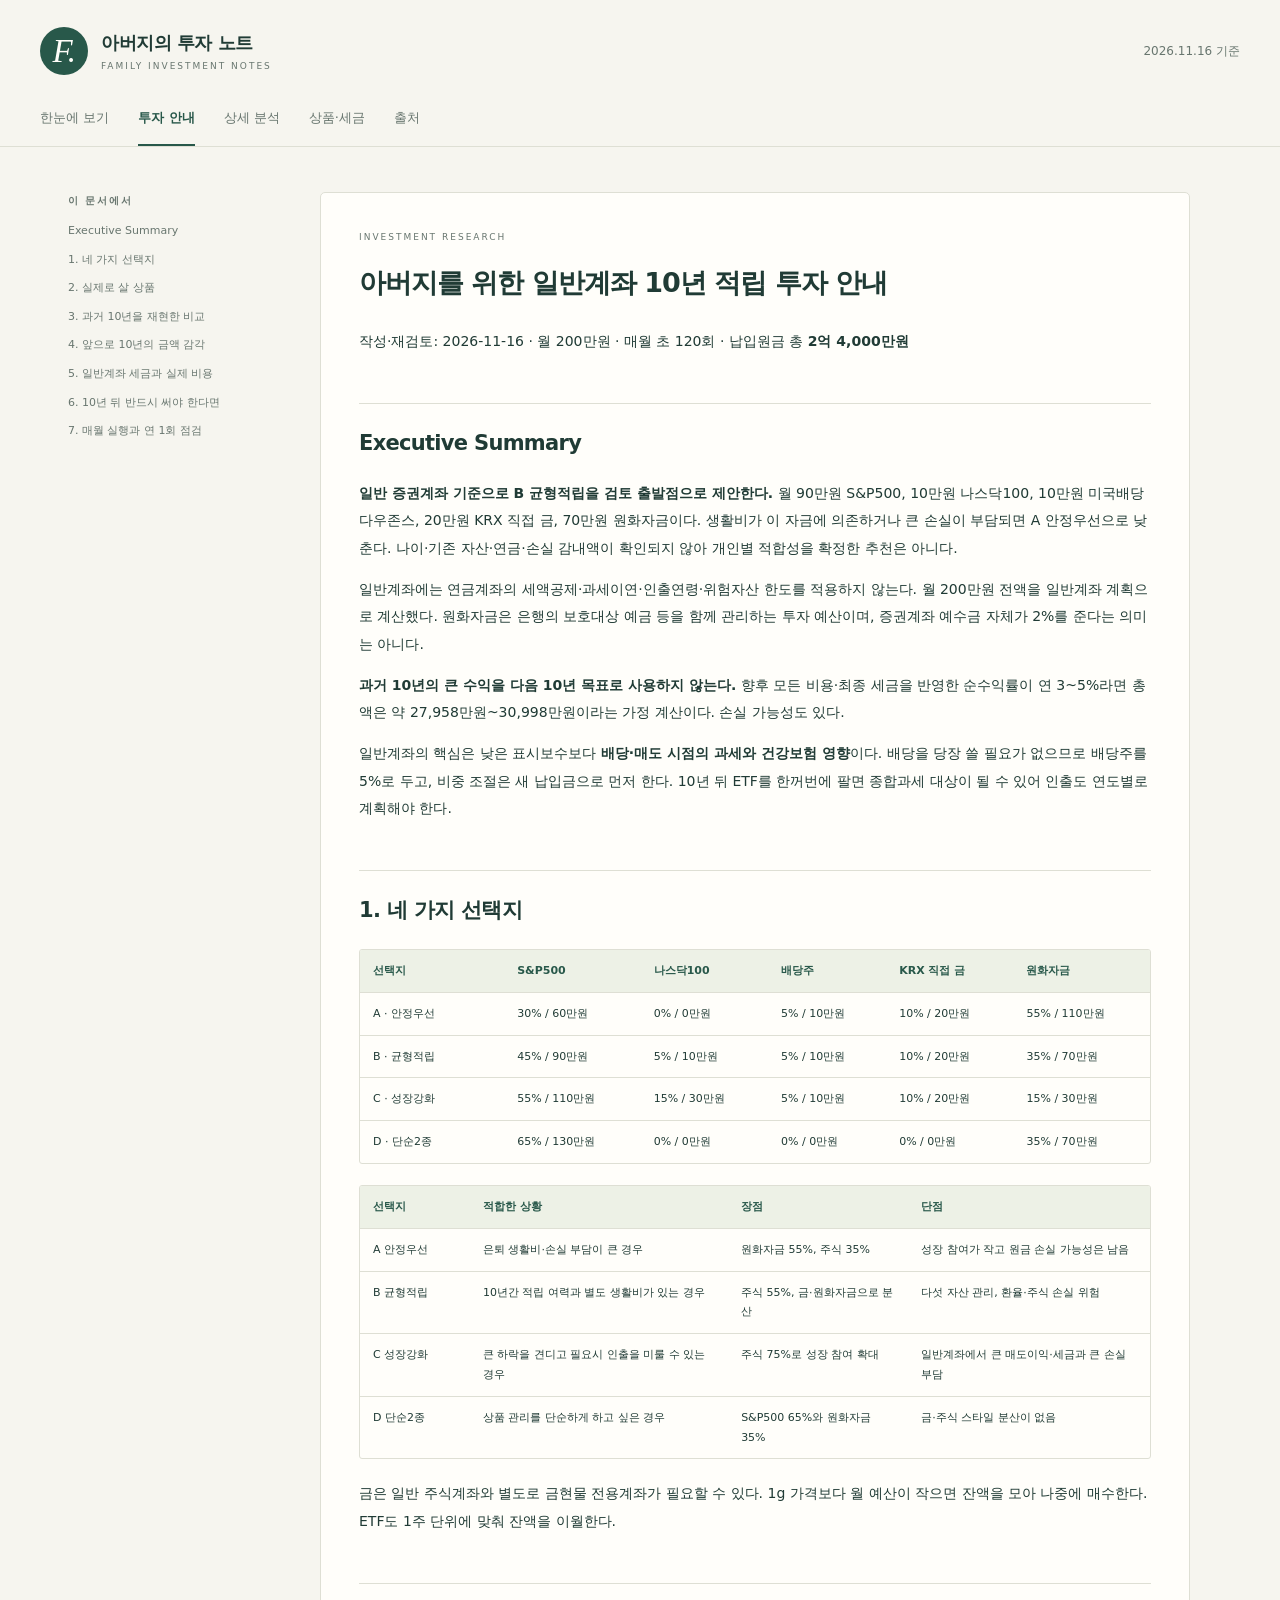
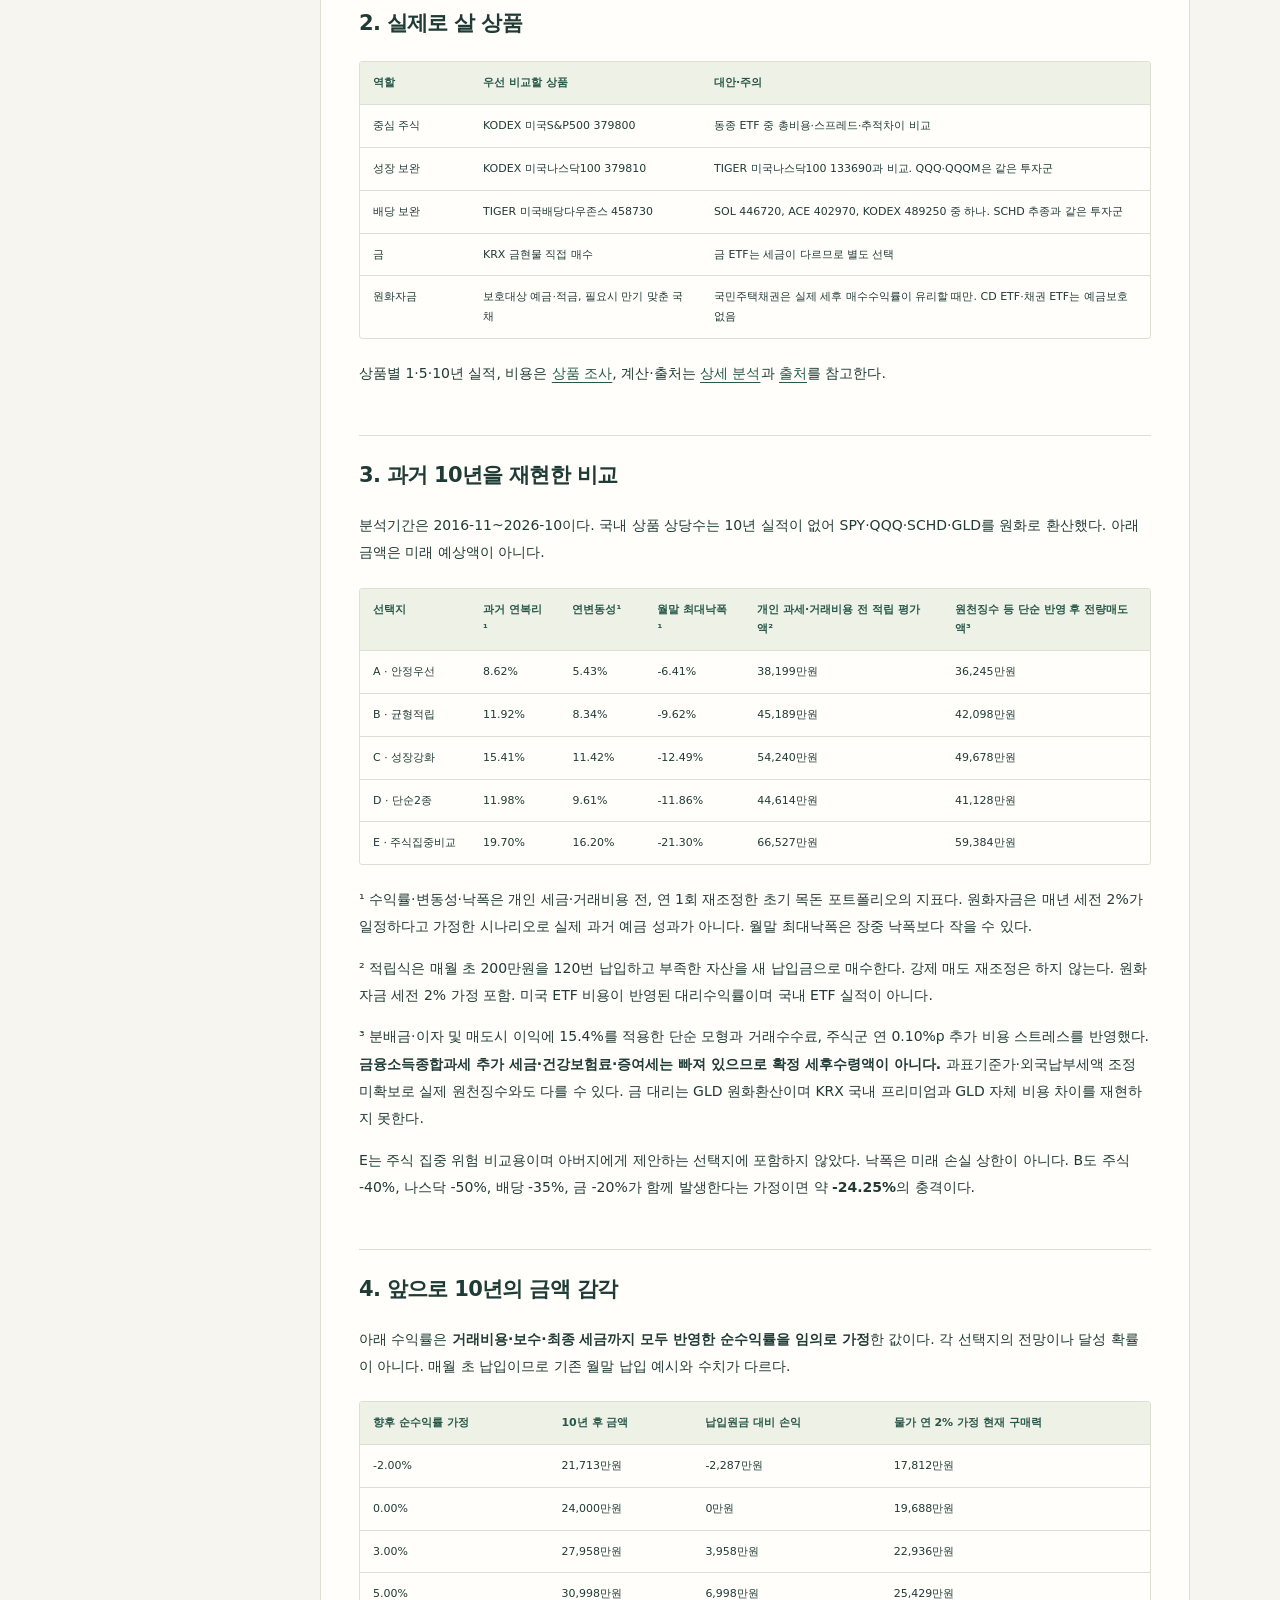
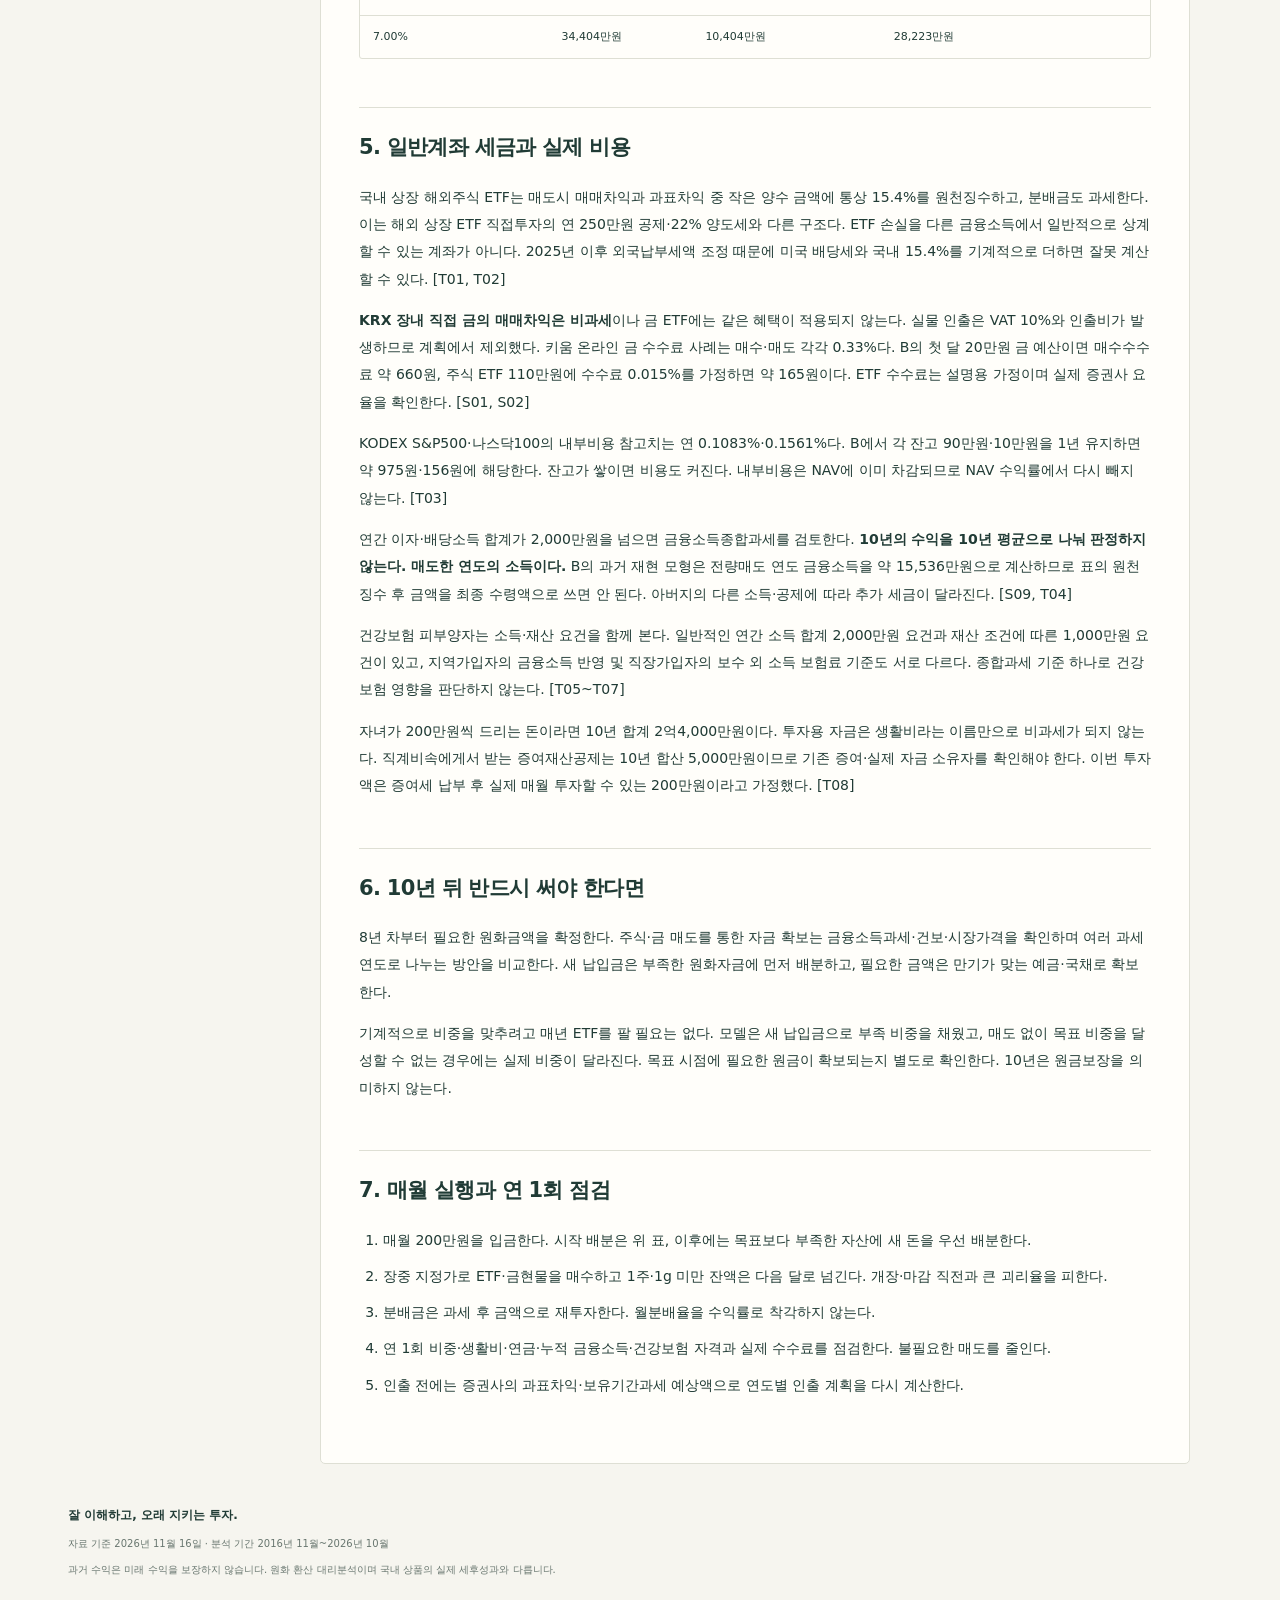
<file: reports/invest-strategy.html>
<!doctype html>
<html lang="ko"><head><meta charset="utf-8"><meta name="viewport" content="width=device-width, initial-scale=1">
<meta name="robots" content="noindex,nofollow,noarchive"><meta name="referrer" content="no-referrer">
<meta name="color-scheme" content="light"><title>쉽게 읽는 투자 안내 · 아버지의 투자 노트</title>
<meta name="description" content="국내에서 시작하는 적립식 투자. 선택지별 수익과 위험, 비용과 세금을 함께 살펴봅니다.">
<link rel="stylesheet" href="../assets/styles.css"></head><body>
<a class="skip-link" href="#main">본문으로 이동</a>
<header class="site-header"><div class="header-inner"><a class="brand" href="../index.html"><span class="brand-mark" aria-hidden="true">F.</span><span>아버지의 투자 노트<small>FAMILY INVESTMENT NOTES</small></span></a><span class="asof">2026.11.16 기준</span></div><nav class="main-nav" aria-label="주요 메뉴"><a href="../index.html">한눈에 보기</a><a href="../reports/invest-strategy.html" aria-current="page">투자 안내</a><a href="../reports/detailed-invest-strategy.html">상세 분석</a><a href="../reports/items.html">상품·세금</a><a href="../reports/sources.html">출처</a></nav></header>
<main id="main" class="document-layout"><aside class="contents"><p class="eyebrow">이 문서에서</p><nav aria-label="문서 목차"><a href="#executive-summary">Executive Summary</a><a href="#1-네-가지-선택지">1. 네 가지 선택지</a><a href="#2-실제로-살-상품">2. 실제로 살 상품</a><a href="#3-과거-10년을-재현한-비교">3. 과거 10년을 재현한 비교</a><a href="#4-앞으로-10년의-금액-감각">4. 앞으로 10년의 금액 감각</a><a href="#5-일반계좌-세금과-실제-비용">5. 일반계좌 세금과 실제 비용</a><a href="#6-10년-뒤-반드시-써야-한다면">6. 10년 뒤 반드시 써야 한다면</a><a href="#7-매월-실행과-연-1회-점검">7. 매월 실행과 연 1회 점검</a></nav></aside><article class="report"><div class="document-kicker">INVESTMENT RESEARCH</div><h1 id="아버지를-위한-일반계좌-10년-적립-투자-안내">아버지를 위한 일반계좌 10년 적립 투자 안내</h1>
<p>작성·재검토: 2026-11-16 · 월 200만원 · 매월 초 120회 · 납입원금 총 <strong>2억 4,000만원</strong></p>
<h2 id="executive-summary">Executive Summary</h2>
<p><strong>일반 증권계좌 기준으로 B 균형적립을 검토 출발점으로 제안한다.</strong> 월 90만원 S&amp;P500, 10만원 나스닥100, 10만원 미국배당다우존스, 20만원 KRX 직접 금, 70만원 원화자금이다. 생활비가 이 자금에 의존하거나 큰 손실이 부담되면 A 안정우선으로 낮춘다. 나이·기존 자산·연금·손실 감내액이 확인되지 않아 개인별 적합성을 확정한 추천은 아니다.</p>
<p>일반계좌에는 연금계좌의 세액공제·과세이연·인출연령·위험자산 한도를 적용하지 않는다. 월 200만원 전액을 일반계좌 계획으로 계산했다. 원화자금은 은행의 보호대상 예금 등을 함께 관리하는 투자 예산이며, 증권계좌 예수금 자체가 2%를 준다는 의미는 아니다.</p>
<p><strong>과거 10년의 큰 수익을 다음 10년 목표로 사용하지 않는다.</strong> 향후 모든 비용·최종 세금을 반영한 순수익률이 연 3~5%라면 총액은 약 27,958만원~30,998만원이라는 가정 계산이다. 손실 가능성도 있다.</p>
<p>일반계좌의 핵심은 낮은 표시보수보다 <strong>배당·매도 시점의 과세와 건강보험 영향</strong>이다. 배당을 당장 쓸 필요가 없으므로 배당주를 5%로 두고, 비중 조절은 새 납입금으로 먼저 한다. 10년 뒤 ETF를 한꺼번에 팔면 종합과세 대상이 될 수 있어 인출도 연도별로 계획해야 한다.</p>
<h2 id="1-네-가지-선택지">1. 네 가지 선택지</h2>
<div class="table-scroll" tabindex="0" role="region" aria-label="가로로 스크롤할 수 있는 비교표"><table><thead><tr><th scope="col">선택지</th><th scope="col">S&amp;P500</th><th scope="col">나스닥100</th><th scope="col">배당주</th><th scope="col">KRX 직접 금</th><th scope="col">원화자금</th></tr></thead><tbody><tr><td>A · 안정우선</td><td>30% / 60만원</td><td>0% / 0만원</td><td>5% / 10만원</td><td>10% / 20만원</td><td>55% / 110만원</td></tr><tr><td>B · 균형적립</td><td>45% / 90만원</td><td>5% / 10만원</td><td>5% / 10만원</td><td>10% / 20만원</td><td>35% / 70만원</td></tr><tr><td>C · 성장강화</td><td>55% / 110만원</td><td>15% / 30만원</td><td>5% / 10만원</td><td>10% / 20만원</td><td>15% / 30만원</td></tr><tr><td>D · 단순2종</td><td>65% / 130만원</td><td>0% / 0만원</td><td>0% / 0만원</td><td>0% / 0만원</td><td>35% / 70만원</td></tr></tbody></table></div>
<div class="table-scroll" tabindex="0" role="region" aria-label="가로로 스크롤할 수 있는 비교표"><table><thead><tr><th scope="col">선택지</th><th scope="col">적합한 상황</th><th scope="col">장점</th><th scope="col">단점</th></tr></thead><tbody><tr><td>A 안정우선</td><td>은퇴 생활비·손실 부담이 큰 경우</td><td>원화자금 55%, 주식 35%</td><td>성장 참여가 작고 원금 손실 가능성은 남음</td></tr><tr><td>B 균형적립</td><td>10년간 적립 여력과 별도 생활비가 있는 경우</td><td>주식 55%, 금·원화자금으로 분산</td><td>다섯 자산 관리, 환율·주식 손실 위험</td></tr><tr><td>C 성장강화</td><td>큰 하락을 견디고 필요시 인출을 미룰 수 있는 경우</td><td>주식 75%로 성장 참여 확대</td><td>일반계좌에서 큰 매도이익·세금과 큰 손실 부담</td></tr><tr><td>D 단순2종</td><td>상품 관리를 단순하게 하고 싶은 경우</td><td>S&amp;P500 65%와 원화자금 35%</td><td>금·주식 스타일 분산이 없음</td></tr></tbody></table></div>
<p>금은 일반 주식계좌와 별도로 금현물 전용계좌가 필요할 수 있다. 1g 가격보다 월 예산이 작으면 잔액을 모아 나중에 매수한다. ETF도 1주 단위에 맞춰 잔액을 이월한다.</p>
<h2 id="2-실제로-살-상품">2. 실제로 살 상품</h2>
<div class="table-scroll" tabindex="0" role="region" aria-label="가로로 스크롤할 수 있는 비교표"><table><thead><tr><th scope="col">역할</th><th scope="col">우선 비교할 상품</th><th scope="col">대안·주의</th></tr></thead><tbody><tr><td>중심 주식</td><td>KODEX 미국S&amp;P500 379800</td><td>동종 ETF 중 총비용·스프레드·추적차이 비교</td></tr><tr><td>성장 보완</td><td>KODEX 미국나스닥100 379810</td><td>TIGER 미국나스닥100 133690과 비교. QQQ·QQQM은 같은 투자군</td></tr><tr><td>배당 보완</td><td>TIGER 미국배당다우존스 458730</td><td>SOL 446720, ACE 402970, KODEX 489250 중 하나. SCHD 추종과 같은 투자군</td></tr><tr><td>금</td><td>KRX 금현물 직접 매수</td><td>금 ETF는 세금이 다르므로 별도 선택</td></tr><tr><td>원화자금</td><td>보호대상 예금·적금, 필요시 만기 맞춘 국채</td><td>국민주택채권은 실제 세후 매수수익률이 유리할 때만. CD ETF·채권 ETF는 예금보호 없음</td></tr></tbody></table></div>
<p>상품별 1·5·10년 실적, 비용은 <a href="items.html">상품 조사</a>, 계산·출처는 <a href="detailed-invest-strategy.html">상세 분석</a>과 <a href="sources.html">출처</a>를 참고한다.</p>
<h2 id="3-과거-10년을-재현한-비교">3. 과거 10년을 재현한 비교</h2>
<p>분석기간은 2016-11~2026-10이다. 국내 상품 상당수는 10년 실적이 없어 SPY·QQQ·SCHD·GLD를 원화로 환산했다. 아래 금액은 미래 예상액이 아니다.</p>
<div class="table-scroll" tabindex="0" role="region" aria-label="가로로 스크롤할 수 있는 비교표"><table><thead><tr><th scope="col">선택지</th><th scope="col">과거 연복리¹</th><th scope="col">연변동성¹</th><th scope="col">월말 최대낙폭¹</th><th scope="col">개인 과세·거래비용 전 적립 평가액²</th><th scope="col">원천징수 등 단순 반영 후 전량매도액³</th></tr></thead><tbody><tr><td>A · 안정우선</td><td>8.62%</td><td>5.43%</td><td>-6.41%</td><td>38,199만원</td><td>36,245만원</td></tr><tr><td>B · 균형적립</td><td>11.92%</td><td>8.34%</td><td>-9.62%</td><td>45,189만원</td><td>42,098만원</td></tr><tr><td>C · 성장강화</td><td>15.41%</td><td>11.42%</td><td>-12.49%</td><td>54,240만원</td><td>49,678만원</td></tr><tr><td>D · 단순2종</td><td>11.98%</td><td>9.61%</td><td>-11.86%</td><td>44,614만원</td><td>41,128만원</td></tr><tr><td>E · 주식집중비교</td><td>19.70%</td><td>16.20%</td><td>-21.30%</td><td>66,527만원</td><td>59,384만원</td></tr></tbody></table></div>
<p>¹ 수익률·변동성·낙폭은 개인 세금·거래비용 전, 연 1회 재조정한 초기 목돈 포트폴리오의 지표다. 원화자금은 매년 세전 2%가 일정하다고 가정한 시나리오로 실제 과거 예금 성과가 아니다. 월말 최대낙폭은 장중 낙폭보다 작을 수 있다.</p>
<p>² 적립식은 매월 초 200만원을 120번 납입하고 부족한 자산을 새 납입금으로 매수한다. 강제 매도 재조정은 하지 않는다. 원화자금 세전 2% 가정 포함. 미국 ETF 비용이 반영된 대리수익률이며 국내 ETF 실적이 아니다.</p>
<p>³ 분배금·이자 및 매도시 이익에 15.4%를 적용한 단순 모형과 거래수수료, 주식군 연 0.10%p 추가 비용 스트레스를 반영했다. <strong>금융소득종합과세 추가 세금·건강보험료·증여세는 빠져 있으므로 확정 세후수령액이 아니다.</strong> 과표기준가·외국납부세액 조정 미확보로 실제 원천징수와도 다를 수 있다. 금 대리는 GLD 원화환산이며 KRX 국내 프리미엄과 GLD 자체 비용 차이를 재현하지 못한다.</p>
<p>E는 주식 집중 위험 비교용이며 아버지에게 제안하는 선택지에 포함하지 않았다. 낙폭은 미래 손실 상한이 아니다. B도 주식 -40%, 나스닥 -50%, 배당 -35%, 금 -20%가 함께 발생한다는 가정이면 약 <strong>-24.25%</strong>의 충격이다.</p>
<h2 id="4-앞으로-10년의-금액-감각">4. 앞으로 10년의 금액 감각</h2>
<p>아래 수익률은 <strong>거래비용·보수·최종 세금까지 모두 반영한 순수익률을 임의로 가정</strong>한 값이다. 각 선택지의 전망이나 달성 확률이 아니다. 매월 초 납입이므로 기존 월말 납입 예시와 수치가 다르다.</p>
<div class="table-scroll" tabindex="0" role="region" aria-label="가로로 스크롤할 수 있는 비교표"><table><thead><tr><th scope="col">향후 순수익률 가정</th><th scope="col">10년 후 금액</th><th scope="col">납입원금 대비 손익</th><th scope="col">물가 연 2% 가정 현재 구매력</th></tr></thead><tbody><tr><td>-2.00%</td><td>21,713만원</td><td>-2,287만원</td><td>17,812만원</td></tr><tr><td>0.00%</td><td>24,000만원</td><td>0만원</td><td>19,688만원</td></tr><tr><td>3.00%</td><td>27,958만원</td><td>3,958만원</td><td>22,936만원</td></tr><tr><td>5.00%</td><td>30,998만원</td><td>6,998만원</td><td>25,429만원</td></tr><tr><td>7.00%</td><td>34,404만원</td><td>10,404만원</td><td>28,223만원</td></tr></tbody></table></div>
<h2 id="5-일반계좌-세금과-실제-비용">5. 일반계좌 세금과 실제 비용</h2>
<p>국내 상장 해외주식 ETF는 매도시 매매차익과 과표차익 중 작은 양수 금액에 통상 15.4%를 원천징수하고, 분배금도 과세한다. 이는 해외 상장 ETF 직접투자의 연 250만원 공제·22% 양도세와 다른 구조다. ETF 손실을 다른 금융소득에서 일반적으로 상계할 수 있는 계좌가 아니다. 2025년 이후 외국납부세액 조정 때문에 미국 배당세와 국내 15.4%를 기계적으로 더하면 잘못 계산할 수 있다. [T01, T02]</p>
<p><strong>KRX 장내 직접 금의 매매차익은 비과세</strong>이나 금 ETF에는 같은 혜택이 적용되지 않는다. 실물 인출은 VAT 10%와 인출비가 발생하므로 계획에서 제외했다. 키움 온라인 금 수수료 사례는 매수·매도 각각 0.33%다. B의 첫 달 20만원 금 예산이면 매수수수료 약 660원, 주식 ETF 110만원에 수수료 0.015%를 가정하면 약 165원이다. ETF 수수료는 설명용 가정이며 실제 증권사 요율을 확인한다. [S01, S02]</p>
<p>KODEX S&amp;P500·나스닥100의 내부비용 참고치는 연 0.1083%·0.1561%다. B에서 각 잔고 90만원·10만원을 1년 유지하면 약 975원·156원에 해당한다. 잔고가 쌓이면 비용도 커진다. 내부비용은 NAV에 이미 차감되므로 NAV 수익률에서 다시 빼지 않는다. [T03]</p>
<p>연간 이자·배당소득 합계가 2,000만원을 넘으면 금융소득종합과세를 검토한다. <strong>10년의 수익을 10년 평균으로 나눠 판정하지 않는다. 매도한 연도의 소득이다.</strong> B의 과거 재현 모형은 전량매도 연도 금융소득을 약 15,536만원으로 계산하므로 표의 원천징수 후 금액을 최종 수령액으로 쓰면 안 된다. 아버지의 다른 소득·공제에 따라 추가 세금이 달라진다. [S09, T04]</p>
<p>건강보험 피부양자는 소득·재산 요건을 함께 본다. 일반적인 연간 소득 합계 2,000만원 요건과 재산 조건에 따른 1,000만원 요건이 있고, 지역가입자의 금융소득 반영 및 직장가입자의 보수 외 소득 보험료 기준도 서로 다르다. 종합과세 기준 하나로 건강보험 영향을 판단하지 않는다. [T05~T07]</p>
<p>자녀가 200만원씩 드리는 돈이라면 10년 합계 2억4,000만원이다. 투자용 자금은 생활비라는 이름만으로 비과세가 되지 않는다. 직계비속에게서 받는 증여재산공제는 10년 합산 5,000만원이므로 기존 증여·실제 자금 소유자를 확인해야 한다. 이번 투자액은 증여세 납부 후 실제 매월 투자할 수 있는 200만원이라고 가정했다. [T08]</p>
<h2 id="6-10년-뒤-반드시-써야-한다면">6. 10년 뒤 반드시 써야 한다면</h2>
<p>8년 차부터 필요한 원화금액을 확정한다. 주식·금 매도를 통한 자금 확보는 금융소득과세·건보·시장가격을 확인하며 여러 과세연도로 나누는 방안을 비교한다. 새 납입금은 부족한 원화자금에 먼저 배분하고, 필요한 금액은 만기가 맞는 예금·국채로 확보한다.</p>
<p>기계적으로 비중을 맞추려고 매년 ETF를 팔 필요는 없다. 모델은 새 납입금으로 부족 비중을 채웠고, 매도 없이 목표 비중을 달성할 수 없는 경우에는 실제 비중이 달라진다. 목표 시점에 필요한 원금이 확보되는지 별도로 확인한다. 10년은 원금보장을 의미하지 않는다.</p>
<h2 id="7-매월-실행과-연-1회-점검">7. 매월 실행과 연 1회 점검</h2>
<ol><li>매월 200만원을 입금한다. 시작 배분은 위 표, 이후에는 목표보다 부족한 자산에 새 돈을 우선 배분한다.</li><li>장중 지정가로 ETF·금현물을 매수하고 1주·1g 미만 잔액은 다음 달로 넘긴다. 개장·마감 직전과 큰 괴리율을 피한다.</li><li>분배금은 과세 후 금액으로 재투자한다. 월분배율을 수익률로 착각하지 않는다.</li><li>연 1회 비중·생활비·연금·누적 금융소득·건강보험 자격과 실제 수수료를 점검한다. 불필요한 매도를 줄인다.</li><li>인출 전에는 증권사의 과표차익·보유기간과세 예상액으로 연도별 인출 계획을 다시 계산한다.</li></ol></article></main>
<footer class="site-footer"><strong>잘 이해하고, 오래 지키는 투자.</strong><p>자료 기준 2026년 11월 16일 · 분석 기간 2016년 11월~2026년 10월</p><p>과거 수익은 미래 수익을 보장하지 않습니다. 원화 환산 대리분석이며 국내 상품의 실제 세후성과와 다릅니다.</p></footer>
</body></html>
</file>
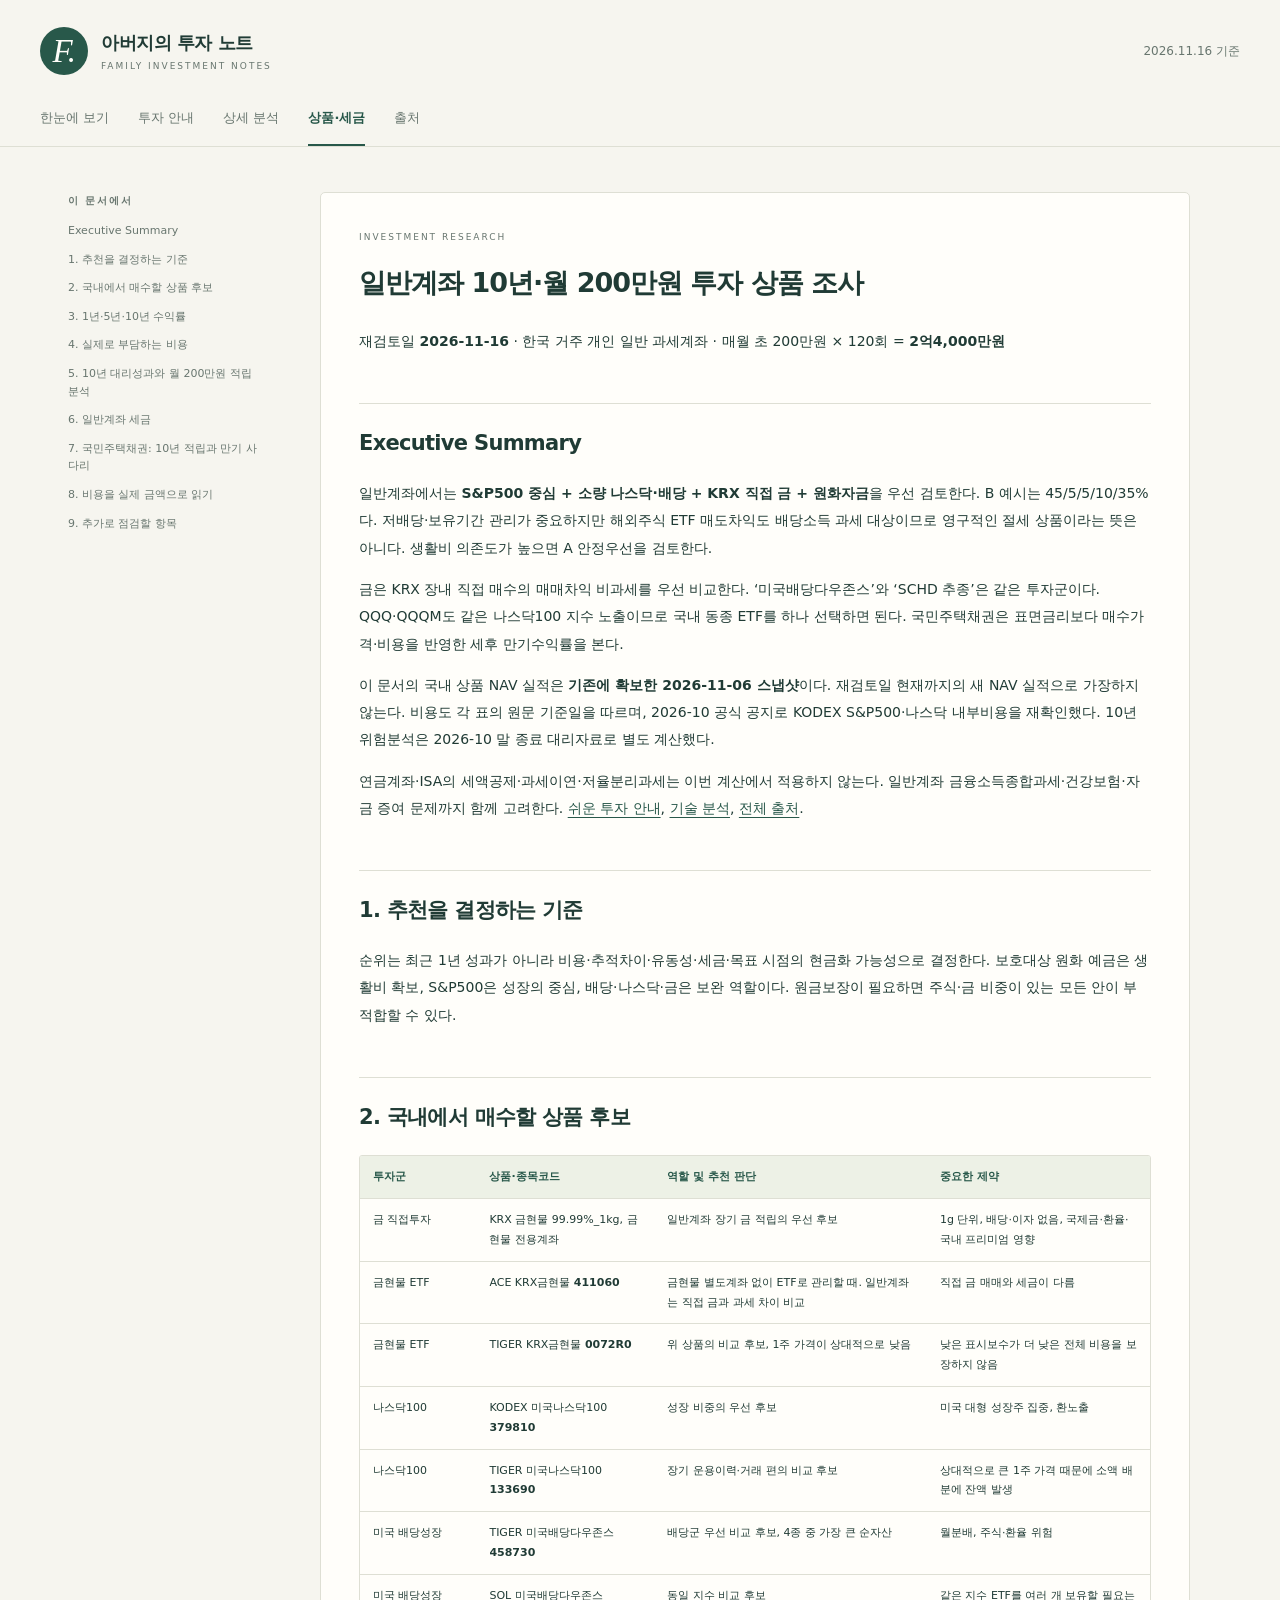
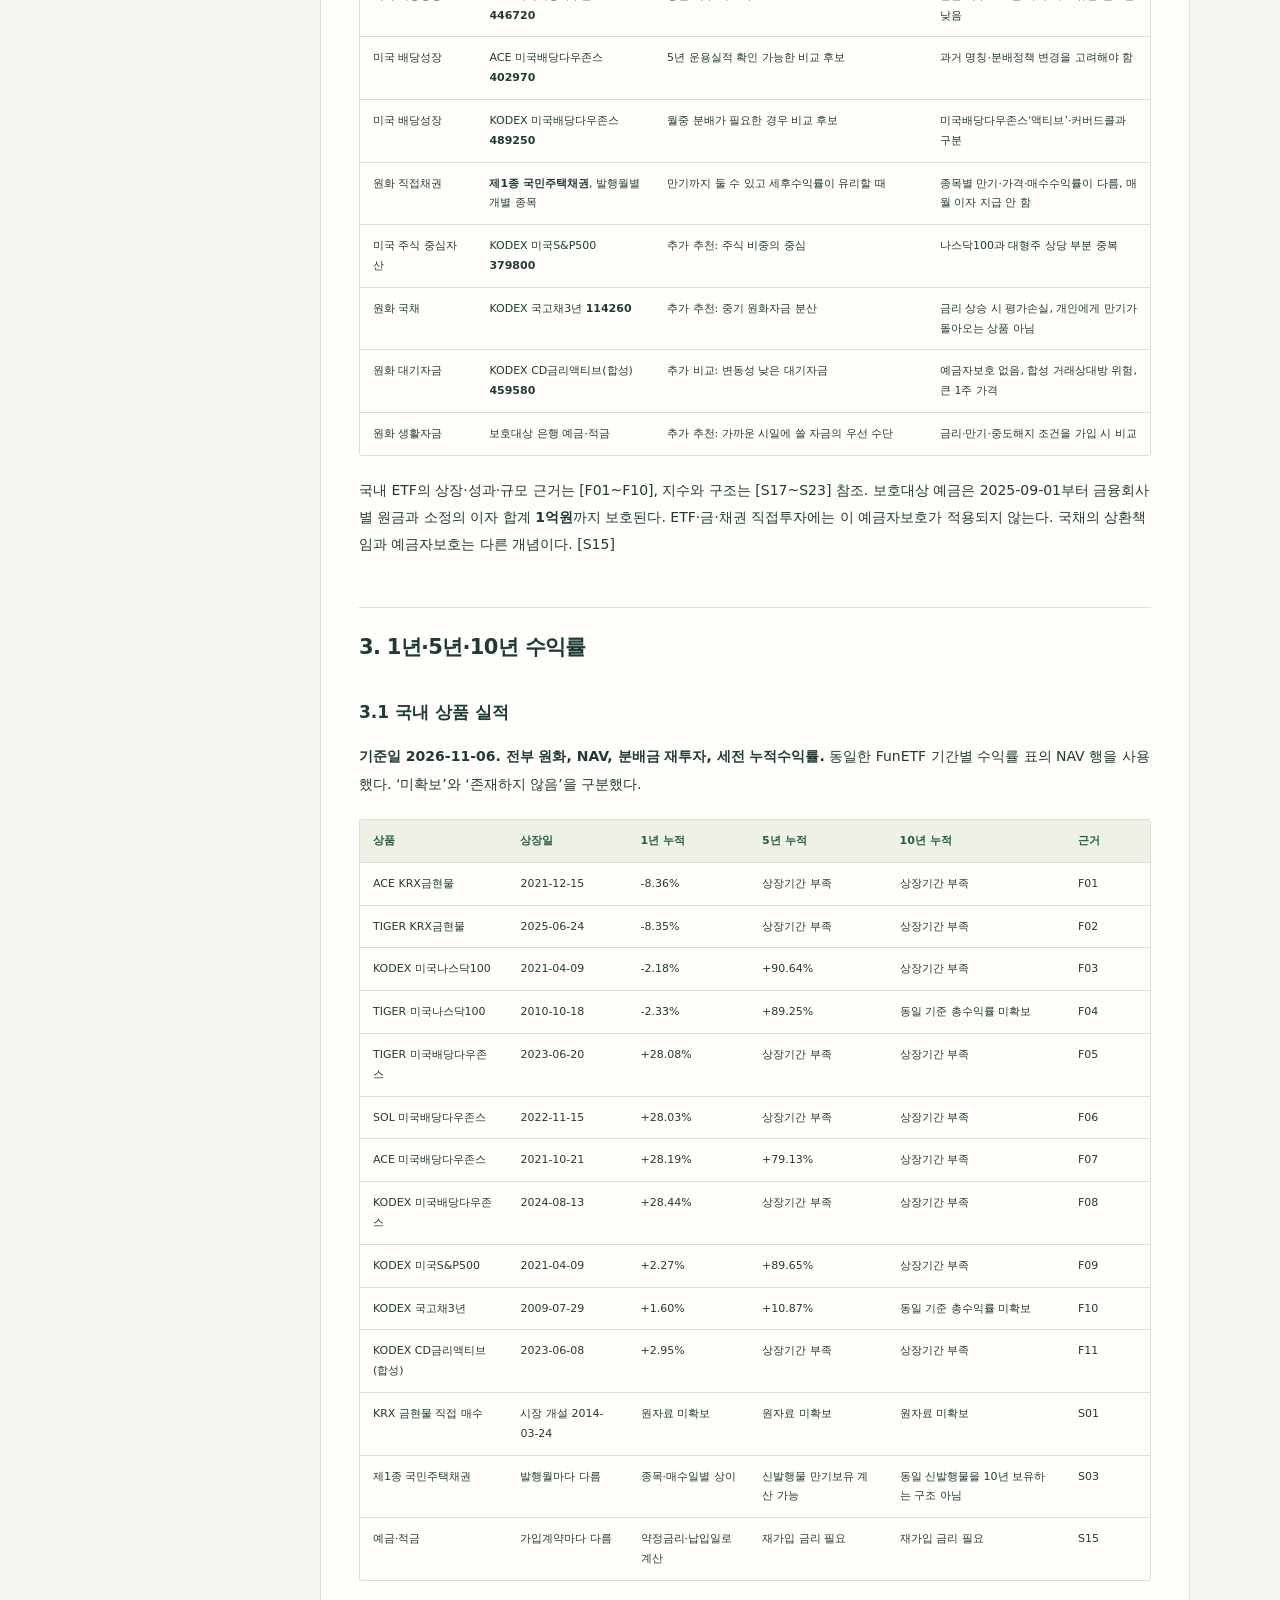
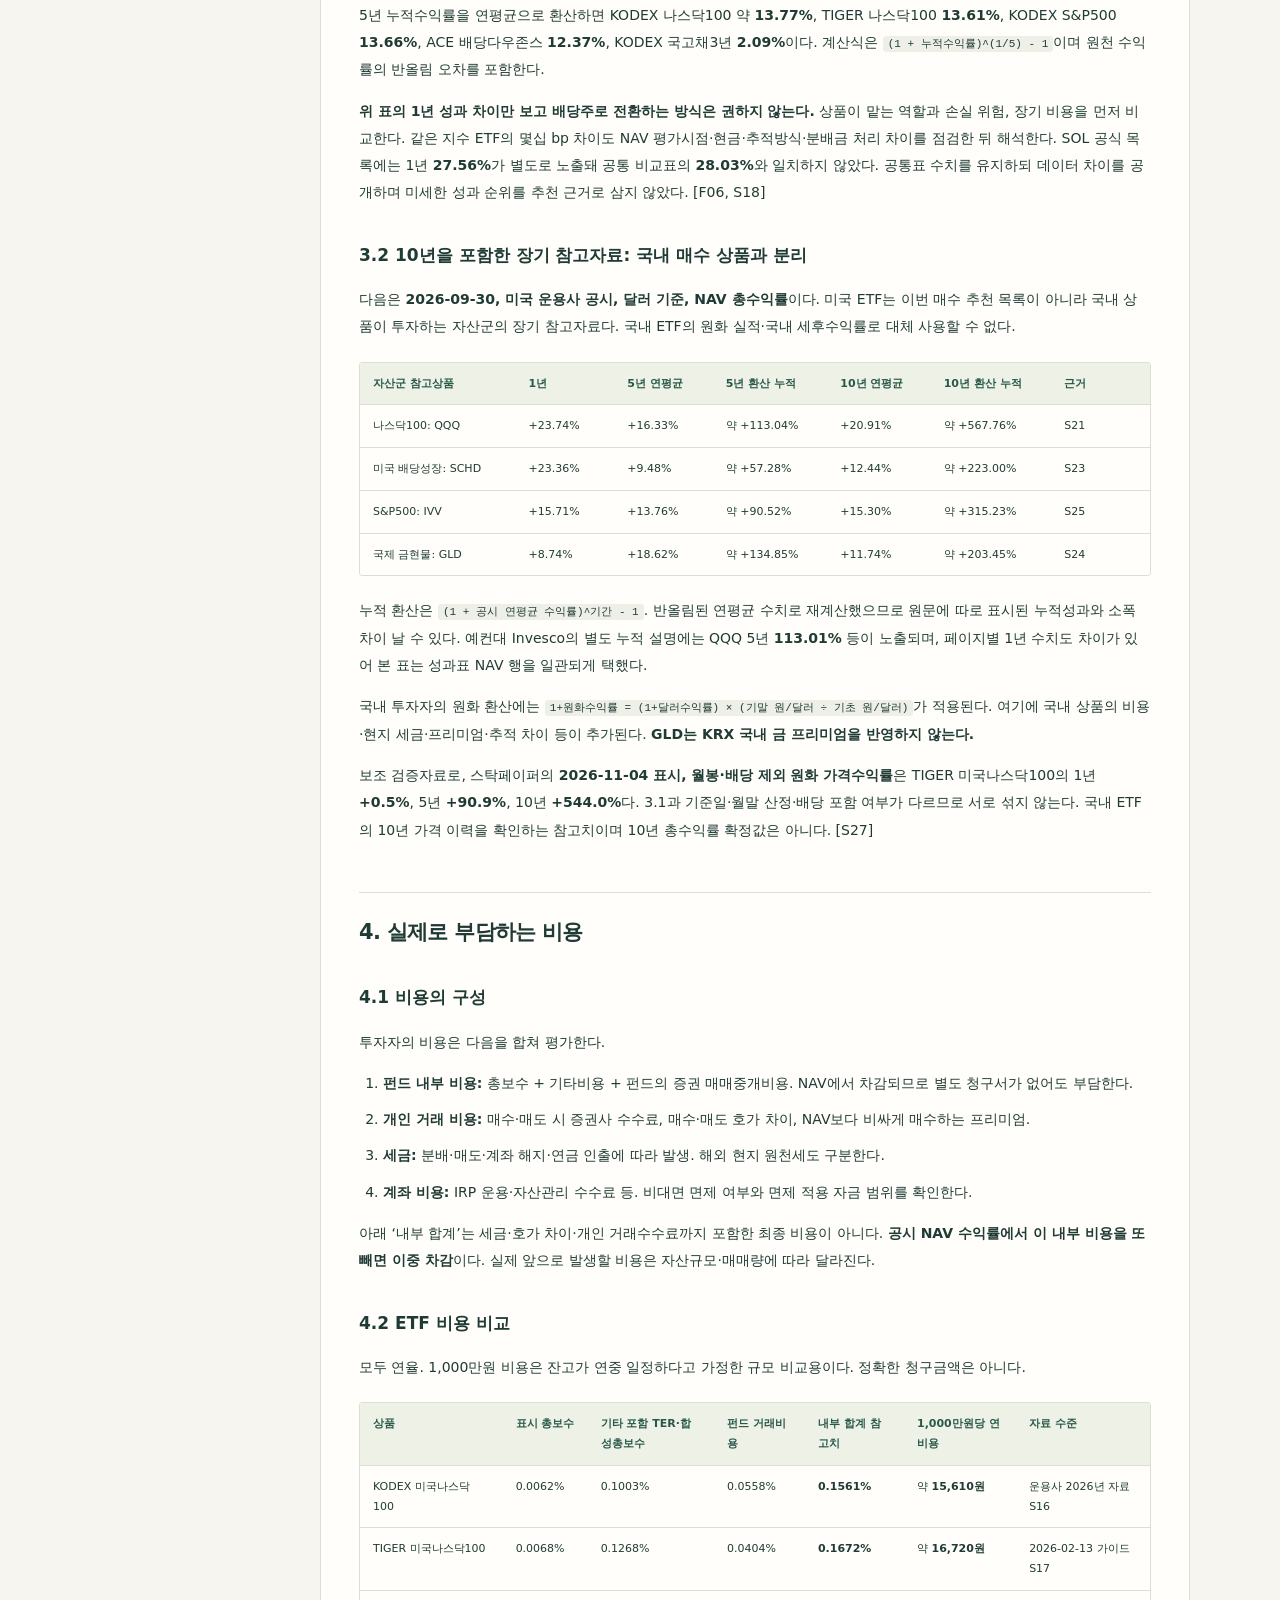
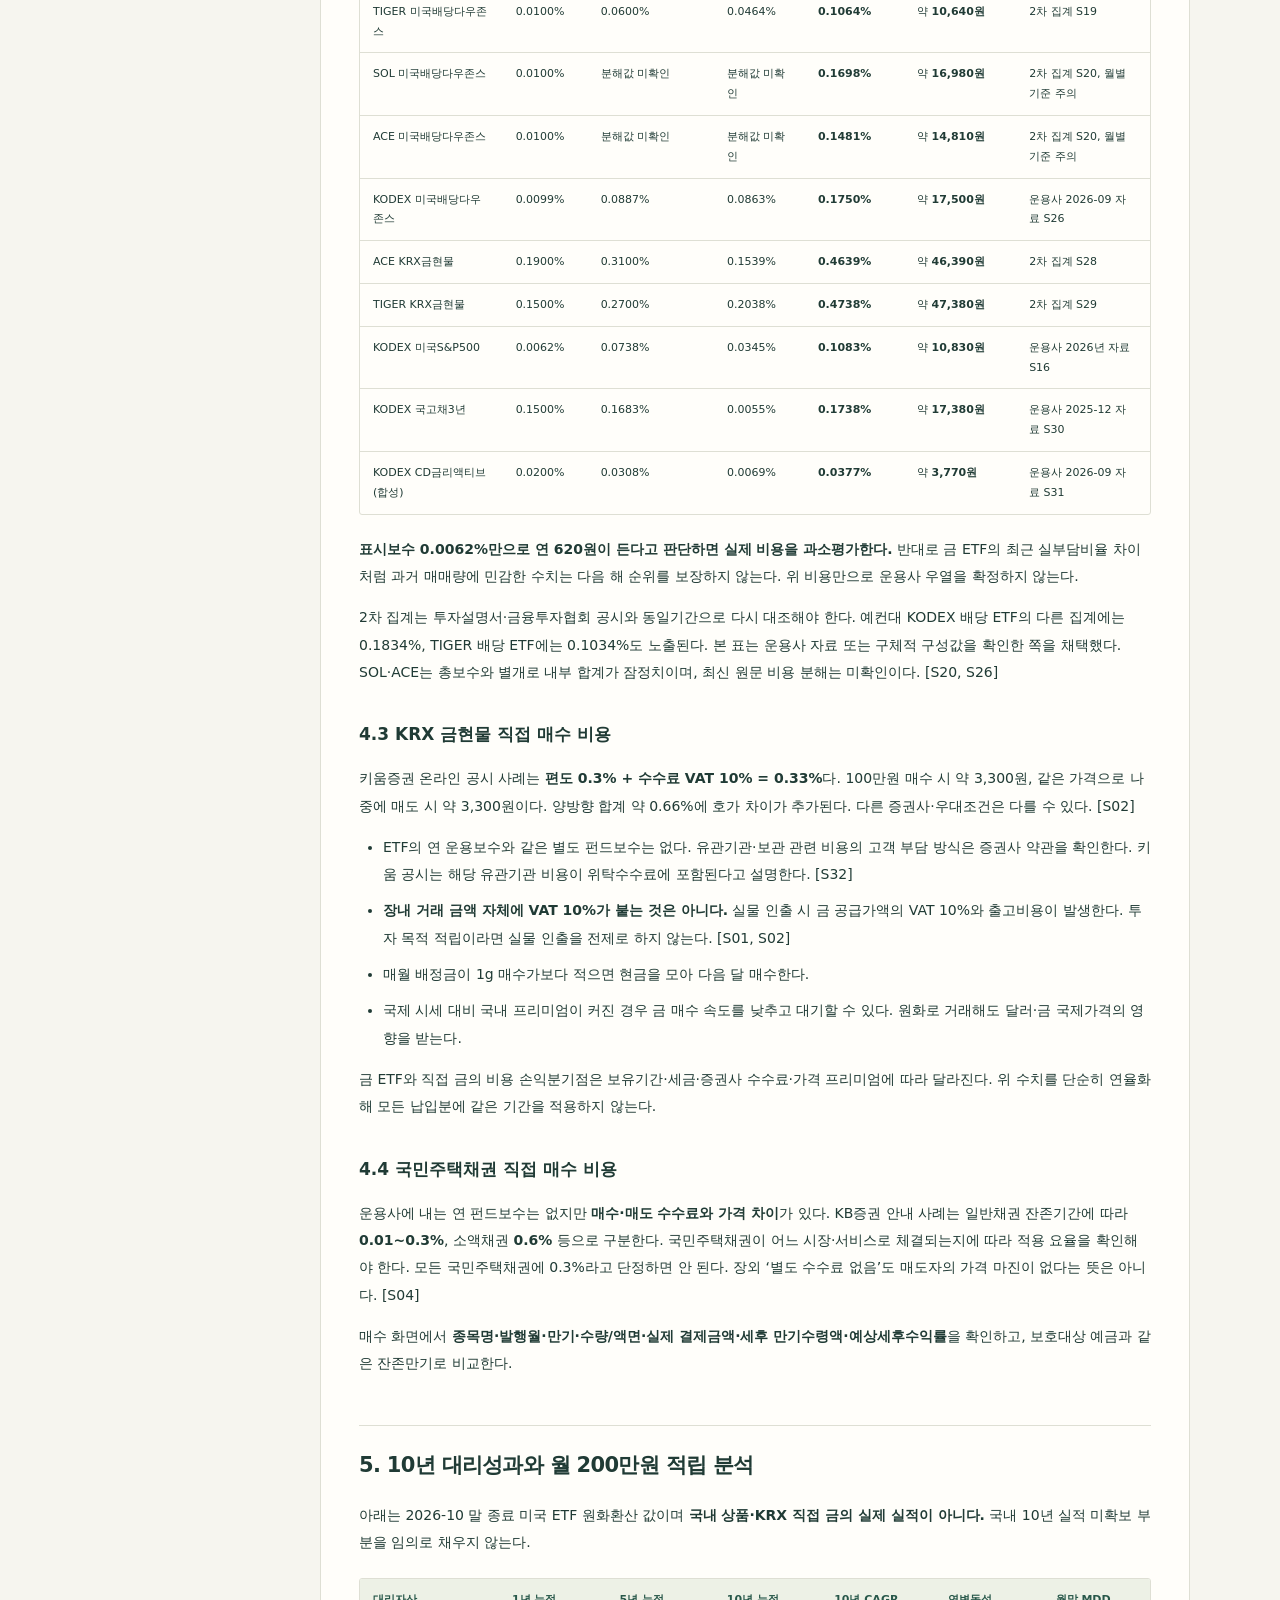
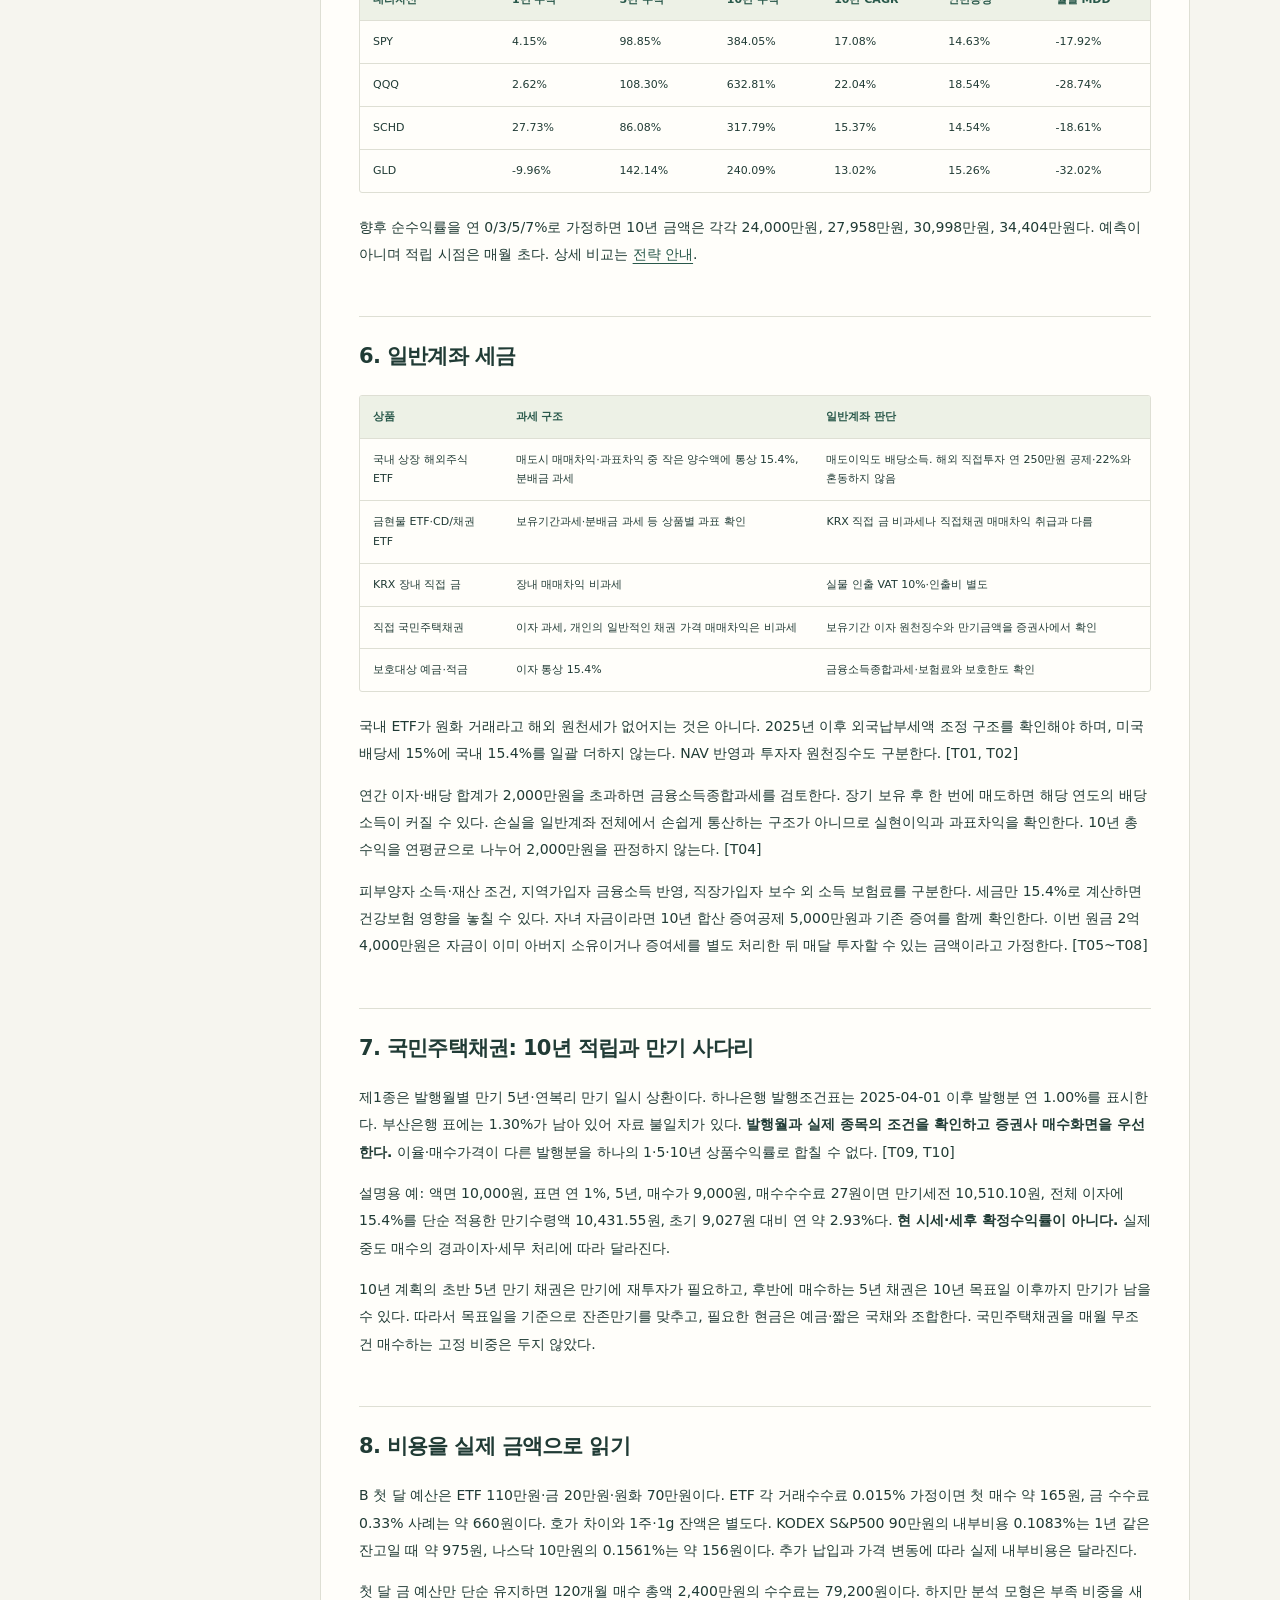
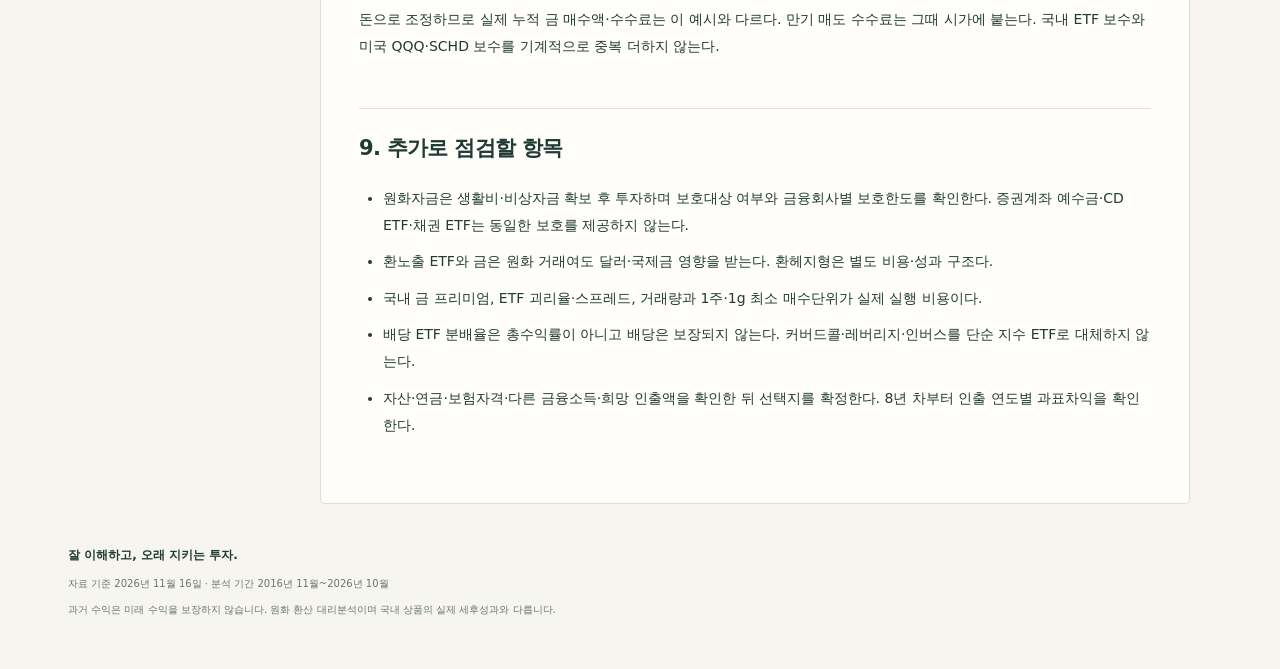
<file: reports/items.html>
<!doctype html>
<html lang="ko"><head><meta charset="utf-8"><meta name="viewport" content="width=device-width, initial-scale=1">
<meta name="robots" content="noindex,nofollow,noarchive"><meta name="referrer" content="no-referrer">
<meta name="color-scheme" content="light"><title>상품·비용·세금 · 아버지의 투자 노트</title>
<meta name="description" content="국내에서 시작하는 적립식 투자. 선택지별 수익과 위험, 비용과 세금을 함께 살펴봅니다.">
<link rel="stylesheet" href="../assets/styles.css"></head><body>
<a class="skip-link" href="#main">본문으로 이동</a>
<header class="site-header"><div class="header-inner"><a class="brand" href="../index.html"><span class="brand-mark" aria-hidden="true">F.</span><span>아버지의 투자 노트<small>FAMILY INVESTMENT NOTES</small></span></a><span class="asof">2026.11.16 기준</span></div><nav class="main-nav" aria-label="주요 메뉴"><a href="../index.html">한눈에 보기</a><a href="../reports/invest-strategy.html">투자 안내</a><a href="../reports/detailed-invest-strategy.html">상세 분석</a><a href="../reports/items.html" aria-current="page">상품·세금</a><a href="../reports/sources.html">출처</a></nav></header>
<main id="main" class="document-layout"><aside class="contents"><p class="eyebrow">이 문서에서</p><nav aria-label="문서 목차"><a href="#executive-summary">Executive Summary</a><a href="#1-추천을-결정하는-기준">1. 추천을 결정하는 기준</a><a href="#2-국내에서-매수할-상품-후보">2. 국내에서 매수할 상품 후보</a><a href="#3-1년5년10년-수익률">3. 1년·5년·10년 수익률</a><a href="#4-실제로-부담하는-비용">4. 실제로 부담하는 비용</a><a href="#5-10년-대리성과와-월-200만원-적립-분석">5. 10년 대리성과와 월 200만원 적립 분석</a><a href="#6-일반계좌-세금">6. 일반계좌 세금</a><a href="#7-국민주택채권-10년-적립과-만기-사다리">7. 국민주택채권: 10년 적립과 만기 사다리</a><a href="#8-비용을-실제-금액으로-읽기">8. 비용을 실제 금액으로 읽기</a><a href="#9-추가로-점검할-항목">9. 추가로 점검할 항목</a></nav></aside><article class="report"><div class="document-kicker">INVESTMENT RESEARCH</div><h1 id="일반계좌-10년월-200만원-투자-상품-조사">일반계좌 10년·월 200만원 투자 상품 조사</h1>
<p>재검토일 <strong>2026-11-16</strong> · 한국 거주 개인 일반 과세계좌 · 매월 초 200만원 × 120회 = <strong>2억4,000만원</strong></p>
<h2 id="executive-summary">Executive Summary</h2>
<p>일반계좌에서는 <strong>S&amp;P500 중심 + 소량 나스닥·배당 + KRX 직접 금 + 원화자금</strong>을 우선 검토한다. B 예시는 45/5/5/10/35%다. 저배당·보유기간 관리가 중요하지만 해외주식 ETF 매도차익도 배당소득 과세 대상이므로 영구적인 절세 상품이라는 뜻은 아니다. 생활비 의존도가 높으면 A 안정우선을 검토한다.</p>
<p>금은 KRX 장내 직접 매수의 매매차익 비과세를 우선 비교한다. ‘미국배당다우존스’와 ‘SCHD 추종’은 같은 투자군이다. QQQ·QQQM도 같은 나스닥100 지수 노출이므로 국내 동종 ETF를 하나 선택하면 된다. 국민주택채권은 표면금리보다 매수가격·비용을 반영한 세후 만기수익률을 본다.</p>
<p>이 문서의 국내 상품 NAV 실적은 <strong>기존에 확보한 2026-11-06 스냅샷</strong>이다. 재검토일 현재까지의 새 NAV 실적으로 가장하지 않는다. 비용도 각 표의 원문 기준일을 따르며, 2026-10 공식 공지로 KODEX S&amp;P500·나스닥 내부비용을 재확인했다. 10년 위험분석은 2026-10 말 종료 대리자료로 별도 계산했다.</p>
<p>연금계좌·ISA의 세액공제·과세이연·저율분리과세는 이번 계산에서 적용하지 않는다. 일반계좌 금융소득종합과세·건강보험·자금 증여 문제까지 함께 고려한다. <a href="invest-strategy.html">쉬운 투자 안내</a>, <a href="detailed-invest-strategy.html">기술 분석</a>, <a href="sources.html">전체 출처</a>.</p>
<h2 id="1-추천을-결정하는-기준">1. 추천을 결정하는 기준</h2>
<p>순위는 최근 1년 성과가 아니라 비용·추적차이·유동성·세금·목표 시점의 현금화 가능성으로 결정한다. 보호대상 원화 예금은 생활비 확보, S&amp;P500은 성장의 중심, 배당·나스닥·금은 보완 역할이다. 원금보장이 필요하면 주식·금 비중이 있는 모든 안이 부적합할 수 있다.</p>
<h2 id="2-국내에서-매수할-상품-후보">2. 국내에서 매수할 상품 후보</h2>
<div class="table-scroll" tabindex="0" role="region" aria-label="가로로 스크롤할 수 있는 비교표"><table><thead><tr><th scope="col">투자군</th><th scope="col">상품·종목코드</th><th scope="col">역할 및 추천 판단</th><th scope="col">중요한 제약</th></tr></thead><tbody><tr><td>금 직접투자</td><td>KRX 금현물 99.99%_1kg, 금현물 전용계좌</td><td>일반계좌 장기 금 적립의 우선 후보</td><td>1g 단위, 배당·이자 없음, 국제금·환율·국내 프리미엄 영향</td></tr><tr><td>금현물 ETF</td><td>ACE KRX금현물 <strong>411060</strong></td><td>금현물 별도계좌 없이 ETF로 관리할 때. 일반계좌는 직접 금과 과세 차이 비교</td><td>직접 금 매매와 세금이 다름</td></tr><tr><td>금현물 ETF</td><td>TIGER KRX금현물 <strong>0072R0</strong></td><td>위 상품의 비교 후보, 1주 가격이 상대적으로 낮음</td><td>낮은 표시보수가 더 낮은 전체 비용을 보장하지 않음</td></tr><tr><td>나스닥100</td><td>KODEX 미국나스닥100 <strong>379810</strong></td><td>성장 비중의 우선 후보</td><td>미국 대형 성장주 집중, 환노출</td></tr><tr><td>나스닥100</td><td>TIGER 미국나스닥100 <strong>133690</strong></td><td>장기 운용이력·거래 편의 비교 후보</td><td>상대적으로 큰 1주 가격 때문에 소액 배분에 잔액 발생</td></tr><tr><td>미국 배당성장</td><td>TIGER 미국배당다우존스 <strong>458730</strong></td><td>배당군 우선 비교 후보, 4종 중 가장 큰 순자산</td><td>월분배, 주식·환율 위험</td></tr><tr><td>미국 배당성장</td><td>SOL 미국배당다우존스 <strong>446720</strong></td><td>동일 지수 비교 후보</td><td>같은 지수 ETF를 여러 개 보유할 필요는 낮음</td></tr><tr><td>미국 배당성장</td><td>ACE 미국배당다우존스 <strong>402970</strong></td><td>5년 운용실적 확인 가능한 비교 후보</td><td>과거 명칭·분배정책 변경을 고려해야 함</td></tr><tr><td>미국 배당성장</td><td>KODEX 미국배당다우존스 <strong>489250</strong></td><td>월중 분배가 필요한 경우 비교 후보</td><td>미국배당다우존스‘액티브’·커버드콜과 구분</td></tr><tr><td>원화 직접채권</td><td><strong>제1종 국민주택채권</strong>, 발행월별 개별 종목</td><td>만기까지 둘 수 있고 세후수익률이 유리할 때</td><td>종목별 만기·가격·매수수익률이 다름, 매월 이자 지급 안 함</td></tr><tr><td>미국 주식 중심자산</td><td>KODEX 미국S&amp;P500 <strong>379800</strong></td><td>추가 추천: 주식 비중의 중심</td><td>나스닥100과 대형주 상당 부분 중복</td></tr><tr><td>원화 국채</td><td>KODEX 국고채3년 <strong>114260</strong></td><td>추가 추천: 중기 원화자금 분산</td><td>금리 상승 시 평가손실, 개인에게 만기가 돌아오는 상품 아님</td></tr><tr><td>원화 대기자금</td><td>KODEX CD금리액티브(합성) <strong>459580</strong></td><td>추가 비교: 변동성 낮은 대기자금</td><td>예금자보호 없음, 합성 거래상대방 위험, 큰 1주 가격</td></tr><tr><td>원화 생활자금</td><td>보호대상 은행 예금·적금</td><td>추가 추천: 가까운 시일에 쓸 자금의 우선 수단</td><td>금리·만기·중도해지 조건을 가입 시 비교</td></tr></tbody></table></div>
<p>국내 ETF의 상장·성과·규모 근거는 [F01~F10], 지수와 구조는 [S17~S23] 참조. 보호대상 예금은 2025-09-01부터 금융회사별 원금과 소정의 이자 합계 <strong>1억원</strong>까지 보호된다. ETF·금·채권 직접투자에는 이 예금자보호가 적용되지 않는다. 국채의 상환책임과 예금자보호는 다른 개념이다. [S15]</p>
<h2 id="3-1년5년10년-수익률">3. 1년·5년·10년 수익률</h2>
<h3 id="31-국내-상품-실적">3.1 국내 상품 실적</h3>
<p><strong>기준일 2026-11-06. 전부 원화, NAV, 분배금 재투자, 세전 누적수익률.</strong> 동일한 FunETF 기간별 수익률 표의 NAV 행을 사용했다. ‘미확보’와 ‘존재하지 않음’을 구분했다.</p>
<div class="table-scroll" tabindex="0" role="region" aria-label="가로로 스크롤할 수 있는 비교표"><table><thead><tr><th scope="col">상품</th><th scope="col">상장일</th><th scope="col">1년 누적</th><th scope="col">5년 누적</th><th scope="col">10년 누적</th><th scope="col">근거</th></tr></thead><tbody><tr><td>ACE KRX금현물</td><td>2021-12-15</td><td>-8.36%</td><td>상장기간 부족</td><td>상장기간 부족</td><td>F01</td></tr><tr><td>TIGER KRX금현물</td><td>2025-06-24</td><td>-8.35%</td><td>상장기간 부족</td><td>상장기간 부족</td><td>F02</td></tr><tr><td>KODEX 미국나스닥100</td><td>2021-04-09</td><td>-2.18%</td><td>+90.64%</td><td>상장기간 부족</td><td>F03</td></tr><tr><td>TIGER 미국나스닥100</td><td>2010-10-18</td><td>-2.33%</td><td>+89.25%</td><td>동일 기준 총수익률 미확보</td><td>F04</td></tr><tr><td>TIGER 미국배당다우존스</td><td>2023-06-20</td><td>+28.08%</td><td>상장기간 부족</td><td>상장기간 부족</td><td>F05</td></tr><tr><td>SOL 미국배당다우존스</td><td>2022-11-15</td><td>+28.03%</td><td>상장기간 부족</td><td>상장기간 부족</td><td>F06</td></tr><tr><td>ACE 미국배당다우존스</td><td>2021-10-21</td><td>+28.19%</td><td>+79.13%</td><td>상장기간 부족</td><td>F07</td></tr><tr><td>KODEX 미국배당다우존스</td><td>2024-08-13</td><td>+28.44%</td><td>상장기간 부족</td><td>상장기간 부족</td><td>F08</td></tr><tr><td>KODEX 미국S&amp;P500</td><td>2021-04-09</td><td>+2.27%</td><td>+89.65%</td><td>상장기간 부족</td><td>F09</td></tr><tr><td>KODEX 국고채3년</td><td>2009-07-29</td><td>+1.60%</td><td>+10.87%</td><td>동일 기준 총수익률 미확보</td><td>F10</td></tr><tr><td>KODEX CD금리액티브(합성)</td><td>2023-06-08</td><td>+2.95%</td><td>상장기간 부족</td><td>상장기간 부족</td><td>F11</td></tr><tr><td>KRX 금현물 직접 매수</td><td>시장 개설 2014-03-24</td><td>원자료 미확보</td><td>원자료 미확보</td><td>원자료 미확보</td><td>S01</td></tr><tr><td>제1종 국민주택채권</td><td>발행월마다 다름</td><td>종목·매수일별 상이</td><td>신발행물 만기보유 계산 가능</td><td>동일 신발행물을 10년 보유하는 구조 아님</td><td>S03</td></tr><tr><td>예금·적금</td><td>가입계약마다 다름</td><td>약정금리·납입일로 계산</td><td>재가입 금리 필요</td><td>재가입 금리 필요</td><td>S15</td></tr></tbody></table></div>
<p>5년 누적수익률을 연평균으로 환산하면 KODEX 나스닥100 약 <strong>13.77%</strong>, TIGER 나스닥100 <strong>13.61%</strong>, KODEX S&amp;P500 <strong>13.66%</strong>, ACE 배당다우존스 <strong>12.37%</strong>, KODEX 국고채3년 <strong>2.09%</strong>이다. 계산식은 <code>(1 + 누적수익률)^(1/5) - 1</code>이며 원천 수익률의 반올림 오차를 포함한다.</p>
<p><strong>위 표의 1년 성과 차이만 보고 배당주로 전환하는 방식은 권하지 않는다.</strong> 상품이 맡는 역할과 손실 위험, 장기 비용을 먼저 비교한다. 같은 지수 ETF의 몇십 bp 차이도 NAV 평가시점·현금·추적방식·분배금 처리 차이를 점검한 뒤 해석한다. SOL 공식 목록에는 1년 <strong>27.56%</strong>가 별도로 노출돼 공통 비교표의 <strong>28.03%</strong>와 일치하지 않았다. 공통표 수치를 유지하되 데이터 차이를 공개하며 미세한 성과 순위를 추천 근거로 삼지 않았다. [F06, S18]</p>
<h3 id="32-10년을-포함한-장기-참고자료-국내-매수-상품과-분리">3.2 10년을 포함한 장기 참고자료: 국내 매수 상품과 분리</h3>
<p>다음은 <strong>2026-09-30, 미국 운용사 공시, 달러 기준, NAV 총수익률</strong>이다. 미국 ETF는 이번 매수 추천 목록이 아니라 국내 상품이 투자하는 자산군의 장기 참고자료다. 국내 ETF의 원화 실적·국내 세후수익률로 대체 사용할 수 없다.</p>
<div class="table-scroll" tabindex="0" role="region" aria-label="가로로 스크롤할 수 있는 비교표"><table><thead><tr><th scope="col">자산군 참고상품</th><th scope="col">1년</th><th scope="col">5년 연평균</th><th scope="col">5년 환산 누적</th><th scope="col">10년 연평균</th><th scope="col">10년 환산 누적</th><th scope="col">근거</th></tr></thead><tbody><tr><td>나스닥100: QQQ</td><td>+23.74%</td><td>+16.33%</td><td>약 +113.04%</td><td>+20.91%</td><td>약 +567.76%</td><td>S21</td></tr><tr><td>미국 배당성장: SCHD</td><td>+23.36%</td><td>+9.48%</td><td>약 +57.28%</td><td>+12.44%</td><td>약 +223.00%</td><td>S23</td></tr><tr><td>S&amp;P500: IVV</td><td>+15.71%</td><td>+13.76%</td><td>약 +90.52%</td><td>+15.30%</td><td>약 +315.23%</td><td>S25</td></tr><tr><td>국제 금현물: GLD</td><td>+8.74%</td><td>+18.62%</td><td>약 +134.85%</td><td>+11.74%</td><td>약 +203.45%</td><td>S24</td></tr></tbody></table></div>
<p>누적 환산은 <code>(1 + 공시 연평균 수익률)^기간 - 1</code>. 반올림된 연평균 수치로 재계산했으므로 원문에 따로 표시된 누적성과와 소폭 차이 날 수 있다. 예컨대 Invesco의 별도 누적 설명에는 QQQ 5년 <strong>113.01%</strong> 등이 노출되며, 페이지별 1년 수치도 차이가 있어 본 표는 성과표 NAV 행을 일관되게 택했다.</p>
<p>국내 투자자의 원화 환산에는 <code>1+원화수익률 = (1+달러수익률) × (기말 원/달러 ÷ 기초 원/달러)</code>가 적용된다. 여기에 국내 상품의 비용·현지 세금·프리미엄·추적 차이 등이 추가된다. <strong>GLD는 KRX 국내 금 프리미엄을 반영하지 않는다.</strong></p>
<p>보조 검증자료로, 스탁페이퍼의 <strong>2026-11-04 표시, 월봉·배당 제외 원화 가격수익률</strong>은 TIGER 미국나스닥100의 1년 <strong>+0.5%</strong>, 5년 <strong>+90.9%</strong>, 10년 <strong>+544.0%</strong>다. 3.1과 기준일·월말 산정·배당 포함 여부가 다르므로 서로 섞지 않는다. 국내 ETF의 10년 가격 이력을 확인하는 참고치이며 10년 총수익률 확정값은 아니다. [S27]</p>
<h2 id="4-실제로-부담하는-비용">4. 실제로 부담하는 비용</h2>
<h3 id="41-비용의-구성">4.1 비용의 구성</h3>
<p>투자자의 비용은 다음을 합쳐 평가한다.</p>
<ol><li><strong>펀드 내부 비용:</strong> 총보수 + 기타비용 + 펀드의 증권 매매중개비용. NAV에서 차감되므로 별도 청구서가 없어도 부담한다.</li><li><strong>개인 거래 비용:</strong> 매수·매도 시 증권사 수수료, 매수·매도 호가 차이, NAV보다 비싸게 매수하는 프리미엄.</li><li><strong>세금:</strong> 분배·매도·계좌 해지·연금 인출에 따라 발생. 해외 현지 원천세도 구분한다.</li><li><strong>계좌 비용:</strong> IRP 운용·자산관리 수수료 등. 비대면 면제 여부와 면제 적용 자금 범위를 확인한다.</li></ol>
<p>아래 ‘내부 합계’는 세금·호가 차이·개인 거래수수료까지 포함한 최종 비용이 아니다. <strong>공시 NAV 수익률에서 이 내부 비용을 또 빼면 이중 차감</strong>이다. 실제 앞으로 발생할 비용은 자산규모·매매량에 따라 달라진다.</p>
<h3 id="42-etf-비용-비교">4.2 ETF 비용 비교</h3>
<p>모두 연율. 1,000만원 비용은 잔고가 연중 일정하다고 가정한 규모 비교용이다. 정확한 청구금액은 아니다.</p>
<div class="table-scroll" tabindex="0" role="region" aria-label="가로로 스크롤할 수 있는 비교표"><table><thead><tr><th scope="col">상품</th><th scope="col">표시 총보수</th><th scope="col">기타 포함 TER·합성총보수</th><th scope="col">펀드 거래비용</th><th scope="col">내부 합계 참고치</th><th scope="col">1,000만원당 연 비용</th><th scope="col">자료 수준</th></tr></thead><tbody><tr><td>KODEX 미국나스닥100</td><td>0.0062%</td><td>0.1003%</td><td>0.0558%</td><td><strong>0.1561%</strong></td><td>약 <strong>15,610원</strong></td><td>운용사 2026년 자료 S16</td></tr><tr><td>TIGER 미국나스닥100</td><td>0.0068%</td><td>0.1268%</td><td>0.0404%</td><td><strong>0.1672%</strong></td><td>약 <strong>16,720원</strong></td><td>2026-02-13 가이드 S17</td></tr><tr><td>TIGER 미국배당다우존스</td><td>0.0100%</td><td>0.0600%</td><td>0.0464%</td><td><strong>0.1064%</strong></td><td>약 <strong>10,640원</strong></td><td>2차 집계 S19</td></tr><tr><td>SOL 미국배당다우존스</td><td>0.0100%</td><td>분해값 미확인</td><td>분해값 미확인</td><td><strong>0.1698%</strong></td><td>약 <strong>16,980원</strong></td><td>2차 집계 S20, 월별 기준 주의</td></tr><tr><td>ACE 미국배당다우존스</td><td>0.0100%</td><td>분해값 미확인</td><td>분해값 미확인</td><td><strong>0.1481%</strong></td><td>약 <strong>14,810원</strong></td><td>2차 집계 S20, 월별 기준 주의</td></tr><tr><td>KODEX 미국배당다우존스</td><td>0.0099%</td><td>0.0887%</td><td>0.0863%</td><td><strong>0.1750%</strong></td><td>약 <strong>17,500원</strong></td><td>운용사 2026-09 자료 S26</td></tr><tr><td>ACE KRX금현물</td><td>0.1900%</td><td>0.3100%</td><td>0.1539%</td><td><strong>0.4639%</strong></td><td>약 <strong>46,390원</strong></td><td>2차 집계 S28</td></tr><tr><td>TIGER KRX금현물</td><td>0.1500%</td><td>0.2700%</td><td>0.2038%</td><td><strong>0.4738%</strong></td><td>약 <strong>47,380원</strong></td><td>2차 집계 S29</td></tr><tr><td>KODEX 미국S&amp;P500</td><td>0.0062%</td><td>0.0738%</td><td>0.0345%</td><td><strong>0.1083%</strong></td><td>약 <strong>10,830원</strong></td><td>운용사 2026년 자료 S16</td></tr><tr><td>KODEX 국고채3년</td><td>0.1500%</td><td>0.1683%</td><td>0.0055%</td><td><strong>0.1738%</strong></td><td>약 <strong>17,380원</strong></td><td>운용사 2025-12 자료 S30</td></tr><tr><td>KODEX CD금리액티브(합성)</td><td>0.0200%</td><td>0.0308%</td><td>0.0069%</td><td><strong>0.0377%</strong></td><td>약 <strong>3,770원</strong></td><td>운용사 2026-09 자료 S31</td></tr></tbody></table></div>
<p><strong>표시보수 0.0062%만으로 연 620원이 든다고 판단하면 실제 비용을 과소평가한다.</strong> 반대로 금 ETF의 최근 실부담비율 차이처럼 과거 매매량에 민감한 수치는 다음 해 순위를 보장하지 않는다. 위 비용만으로 운용사 우열을 확정하지 않는다.</p>
<p>2차 집계는 투자설명서·금융투자협회 공시와 동일기간으로 다시 대조해야 한다. 예컨대 KODEX 배당 ETF의 다른 집계에는 0.1834%, TIGER 배당 ETF에는 0.1034%도 노출된다. 본 표는 운용사 자료 또는 구체적 구성값을 확인한 쪽을 채택했다. SOL·ACE는 총보수와 별개로 내부 합계가 잠정치이며, 최신 원문 비용 분해는 미확인이다. [S20, S26]</p>
<h3 id="43-krx-금현물-직접-매수-비용">4.3 KRX 금현물 직접 매수 비용</h3>
<p>키움증권 온라인 공시 사례는 <strong>편도 0.3% + 수수료 VAT 10% = 0.33%</strong>다. 100만원 매수 시 약 3,300원, 같은 가격으로 나중에 매도 시 약 3,300원이다. 양방향 합계 약 0.66%에 호가 차이가 추가된다. 다른 증권사·우대조건은 다를 수 있다. [S02]</p>
<ul><li>ETF의 연 운용보수와 같은 별도 펀드보수는 없다. 유관기관·보관 관련 비용의 고객 부담 방식은 증권사 약관을 확인한다. 키움 공시는 해당 유관기관 비용이 위탁수수료에 포함된다고 설명한다. [S32]</li><li><strong>장내 거래 금액 자체에 VAT 10%가 붙는 것은 아니다.</strong> 실물 인출 시 금 공급가액의 VAT 10%와 출고비용이 발생한다. 투자 목적 적립이라면 실물 인출을 전제로 하지 않는다. [S01, S02]</li><li>매월 배정금이 1g 매수가보다 적으면 현금을 모아 다음 달 매수한다.</li><li>국제 시세 대비 국내 프리미엄이 커진 경우 금 매수 속도를 낮추고 대기할 수 있다. 원화로 거래해도 달러·금 국제가격의 영향을 받는다.</li></ul>
<p>금 ETF와 직접 금의 비용 손익분기점은 보유기간·세금·증권사 수수료·가격 프리미엄에 따라 달라진다. 위 수치를 단순히 연율화해 모든 납입분에 같은 기간을 적용하지 않는다.</p>
<h3 id="44-국민주택채권-직접-매수-비용">4.4 국민주택채권 직접 매수 비용</h3>
<p>운용사에 내는 연 펀드보수는 없지만 <strong>매수·매도 수수료와 가격 차이</strong>가 있다. KB증권 안내 사례는 일반채권 잔존기간에 따라 <strong>0.01~0.3%</strong>, 소액채권 <strong>0.6%</strong> 등으로 구분한다. 국민주택채권이 어느 시장·서비스로 체결되는지에 따라 적용 요율을 확인해야 한다. 모든 국민주택채권에 0.3%라고 단정하면 안 된다. 장외 ‘별도 수수료 없음’도 매도자의 가격 마진이 없다는 뜻은 아니다. [S04]</p>
<p>매수 화면에서 <strong>종목명·발행월·만기·수량/액면·실제 결제금액·세후 만기수령액·예상세후수익률</strong>을 확인하고, 보호대상 예금과 같은 잔존만기로 비교한다.</p>
<h2 id="5-10년-대리성과와-월-200만원-적립-분석">5. 10년 대리성과와 월 200만원 적립 분석</h2>
<p>아래는 2026-10 말 종료 미국 ETF 원화환산 값이며 <strong>국내 상품·KRX 직접 금의 실제 실적이 아니다.</strong> 국내 10년 실적 미확보 부분을 임의로 채우지 않는다.</p>
<div class="table-scroll" tabindex="0" role="region" aria-label="가로로 스크롤할 수 있는 비교표"><table><thead><tr><th scope="col">대리자산</th><th scope="col">1년 누적</th><th scope="col">5년 누적</th><th scope="col">10년 누적</th><th scope="col">10년 CAGR</th><th scope="col">연변동성</th><th scope="col">월말 MDD</th></tr></thead><tbody><tr><td>SPY</td><td>4.15%</td><td>98.85%</td><td>384.05%</td><td>17.08%</td><td>14.63%</td><td>-17.92%</td></tr><tr><td>QQQ</td><td>2.62%</td><td>108.30%</td><td>632.81%</td><td>22.04%</td><td>18.54%</td><td>-28.74%</td></tr><tr><td>SCHD</td><td>27.73%</td><td>86.08%</td><td>317.79%</td><td>15.37%</td><td>14.54%</td><td>-18.61%</td></tr><tr><td>GLD</td><td>-9.96%</td><td>142.14%</td><td>240.09%</td><td>13.02%</td><td>15.26%</td><td>-32.02%</td></tr></tbody></table></div>
<p>향후 순수익률을 연 0/3/5/7%로 가정하면 10년 금액은 각각 24,000만원, 27,958만원, 30,998만원, 34,404만원다. 예측이 아니며 적립 시점은 매월 초다. 상세 비교는 <a href="invest-strategy.html">전략 안내</a>.</p>
<h2 id="6-일반계좌-세금">6. 일반계좌 세금</h2>
<div class="table-scroll" tabindex="0" role="region" aria-label="가로로 스크롤할 수 있는 비교표"><table><thead><tr><th scope="col">상품</th><th scope="col">과세 구조</th><th scope="col">일반계좌 판단</th></tr></thead><tbody><tr><td>국내 상장 해외주식 ETF</td><td>매도시 매매차익·과표차익 중 작은 양수액에 통상 15.4%, 분배금 과세</td><td>매도이익도 배당소득. 해외 직접투자 연 250만원 공제·22%와 혼동하지 않음</td></tr><tr><td>금현물 ETF·CD/채권 ETF</td><td>보유기간과세·분배금 과세 등 상품별 과표 확인</td><td>KRX 직접 금 비과세나 직접채권 매매차익 취급과 다름</td></tr><tr><td>KRX 장내 직접 금</td><td>장내 매매차익 비과세</td><td>실물 인출 VAT 10%·인출비 별도</td></tr><tr><td>직접 국민주택채권</td><td>이자 과세, 개인의 일반적인 채권 가격 매매차익은 비과세</td><td>보유기간 이자 원천징수와 만기금액을 증권사에서 확인</td></tr><tr><td>보호대상 예금·적금</td><td>이자 통상 15.4%</td><td>금융소득종합과세·보험료와 보호한도 확인</td></tr></tbody></table></div>
<p>국내 ETF가 원화 거래라고 해외 원천세가 없어지는 것은 아니다. 2025년 이후 외국납부세액 조정 구조를 확인해야 하며, 미국 배당세 15%에 국내 15.4%를 일괄 더하지 않는다. NAV 반영과 투자자 원천징수도 구분한다. [T01, T02]</p>
<p>연간 이자·배당 합계가 2,000만원을 초과하면 금융소득종합과세를 검토한다. 장기 보유 후 한 번에 매도하면 해당 연도의 배당소득이 커질 수 있다. 손실을 일반계좌 전체에서 손쉽게 통산하는 구조가 아니므로 실현이익과 과표차익을 확인한다. 10년 총수익을 연평균으로 나누어 2,000만원을 판정하지 않는다. [T04]</p>
<p>피부양자 소득·재산 조건, 지역가입자 금융소득 반영, 직장가입자 보수 외 소득 보험료를 구분한다. 세금만 15.4%로 계산하면 건강보험 영향을 놓칠 수 있다. 자녀 자금이라면 10년 합산 증여공제 5,000만원과 기존 증여를 함께 확인한다. 이번 원금 2억4,000만원은 자금이 이미 아버지 소유이거나 증여세를 별도 처리한 뒤 매달 투자할 수 있는 금액이라고 가정한다. [T05~T08]</p>
<h2 id="7-국민주택채권-10년-적립과-만기-사다리">7. 국민주택채권: 10년 적립과 만기 사다리</h2>
<p>제1종은 발행월별 만기 5년·연복리 만기 일시 상환이다. 하나은행 발행조건표는 2025-04-01 이후 발행분 연 1.00%를 표시한다. 부산은행 표에는 1.30%가 남아 있어 자료 불일치가 있다. <strong>발행월과 실제 종목의 조건을 확인하고 증권사 매수화면을 우선한다.</strong> 이율·매수가격이 다른 발행분을 하나의 1·5·10년 상품수익률로 합칠 수 없다. [T09, T10]</p>
<p>설명용 예: 액면 10,000원, 표면 연 1%, 5년, 매수가 9,000원, 매수수수료 27원이면 만기세전 10,510.10원, 전체 이자에 15.4%를 단순 적용한 만기수령액 10,431.55원, 초기 9,027원 대비 연 약 2.93%다. <strong>현 시세·세후 확정수익률이 아니다.</strong> 실제 중도 매수의 경과이자·세무 처리에 따라 달라진다.</p>
<p>10년 계획의 초반 5년 만기 채권은 만기에 재투자가 필요하고, 후반에 매수하는 5년 채권은 10년 목표일 이후까지 만기가 남을 수 있다. 따라서 목표일을 기준으로 잔존만기를 맞추고, 필요한 현금은 예금·짧은 국채와 조합한다. 국민주택채권을 매월 무조건 매수하는 고정 비중은 두지 않았다.</p>
<h2 id="8-비용을-실제-금액으로-읽기">8. 비용을 실제 금액으로 읽기</h2>
<p>B 첫 달 예산은 ETF 110만원·금 20만원·원화 70만원이다. ETF 각 거래수수료 0.015% 가정이면 첫 매수 약 165원, 금 수수료 0.33% 사례는 약 660원이다. 호가 차이와 1주·1g 잔액은 별도다. KODEX S&amp;P500 90만원의 내부비용 0.1083%는 1년 같은 잔고일 때 약 975원, 나스닥 10만원의 0.1561%는 약 156원이다. 추가 납입과 가격 변동에 따라 실제 내부비용은 달라진다.</p>
<p>첫 달 금 예산만 단순 유지하면 120개월 매수 총액 2,400만원의 수수료는 79,200원이다. 하지만 분석 모형은 부족 비중을 새 돈으로 조정하므로 실제 누적 금 매수액·수수료는 이 예시와 다르다. 만기 매도 수수료는 그때 시가에 붙는다. 국내 ETF 보수와 미국 QQQ·SCHD 보수를 기계적으로 중복 더하지 않는다.</p>
<h2 id="9-추가로-점검할-항목">9. 추가로 점검할 항목</h2>
<ul><li>원화자금은 생활비·비상자금 확보 후 투자하며 보호대상 여부와 금융회사별 보호한도를 확인한다. 증권계좌 예수금·CD ETF·채권 ETF는 동일한 보호를 제공하지 않는다.</li><li>환노출 ETF와 금은 원화 거래여도 달러·국제금 영향을 받는다. 환헤지형은 별도 비용·성과 구조다.</li><li>국내 금 프리미엄, ETF 괴리율·스프레드, 거래량과 1주·1g 최소 매수단위가 실제 실행 비용이다.</li><li>배당 ETF 분배율은 총수익률이 아니고 배당은 보장되지 않는다. 커버드콜·레버리지·인버스를 단순 지수 ETF로 대체하지 않는다.</li><li>자산·연금·보험자격·다른 금융소득·희망 인출액을 확인한 뒤 선택지를 확정한다. 8년 차부터 인출 연도별 과표차익을 확인한다.</li></ul></article></main>
<footer class="site-footer"><strong>잘 이해하고, 오래 지키는 투자.</strong><p>자료 기준 2026년 11월 16일 · 분석 기간 2016년 11월~2026년 10월</p><p>과거 수익은 미래 수익을 보장하지 않습니다. 원화 환산 대리분석이며 국내 상품의 실제 세후성과와 다릅니다.</p></footer>
</body></html>
</file>
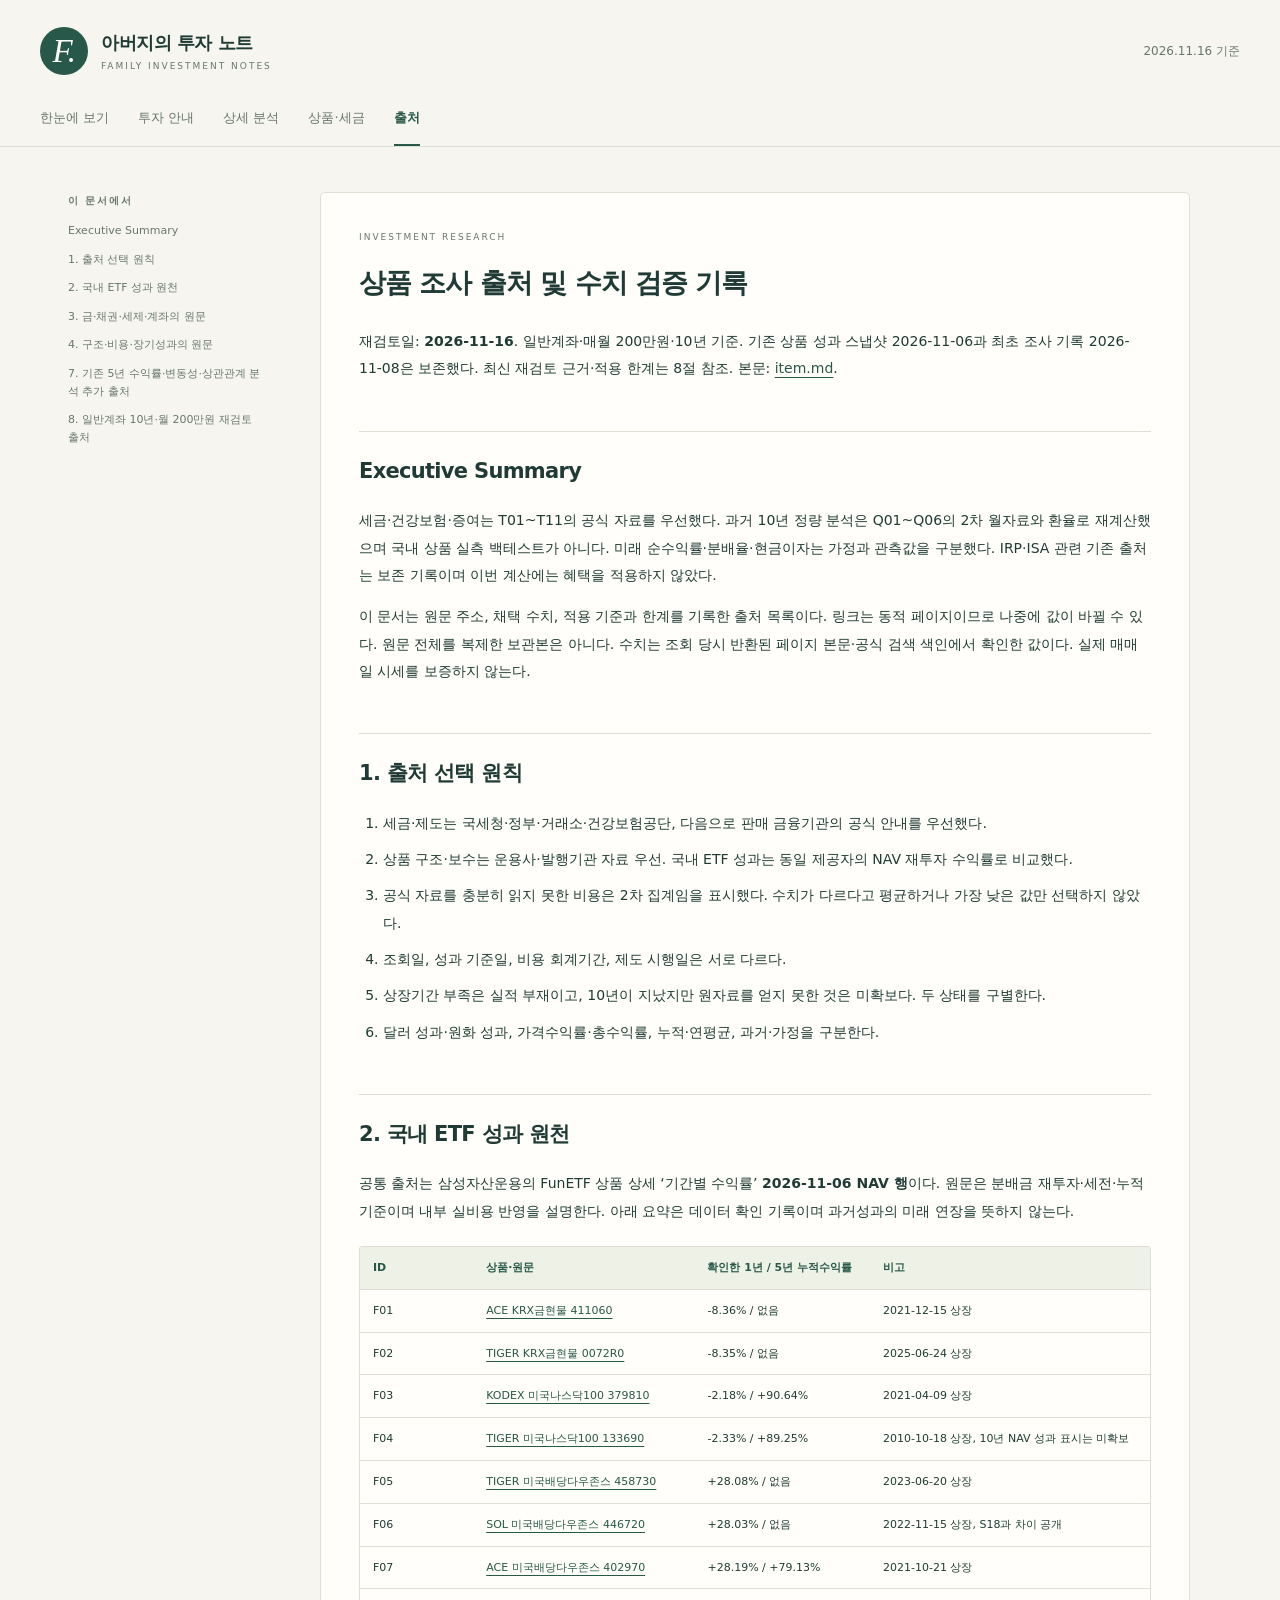
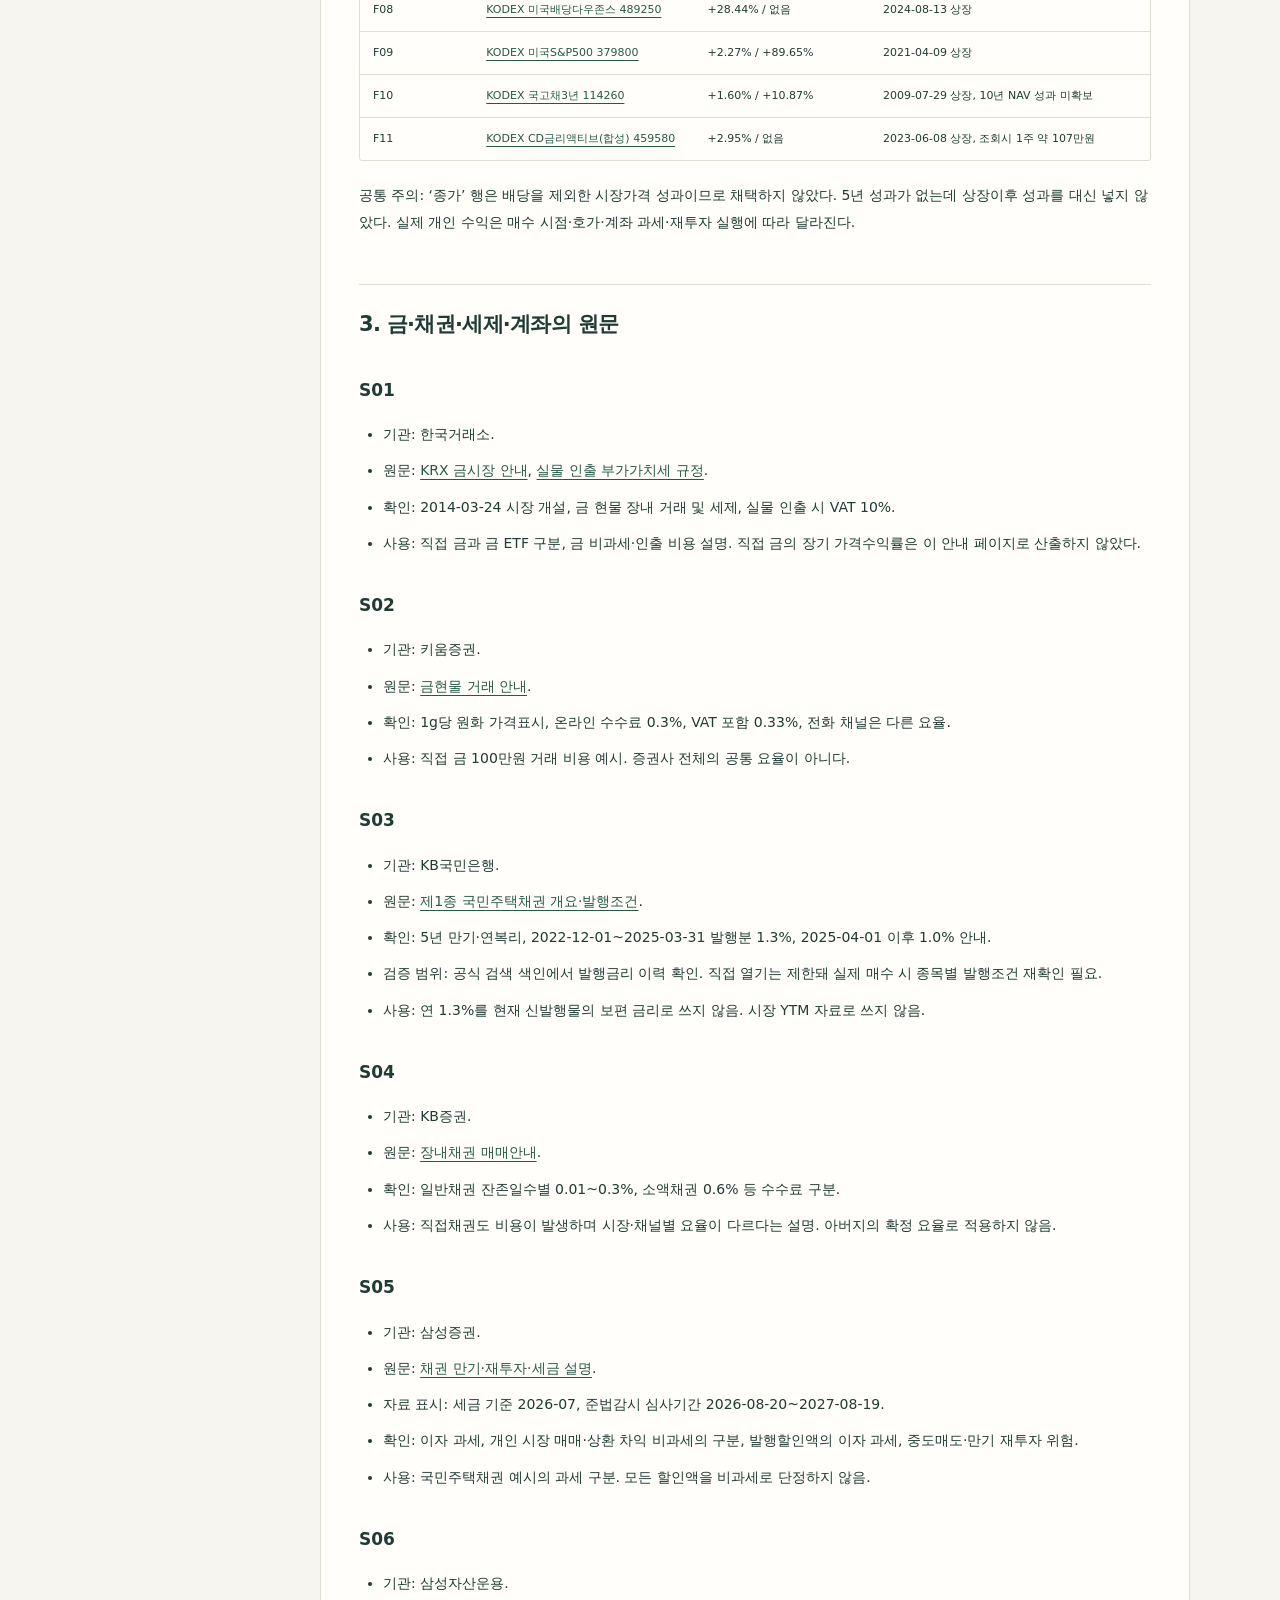
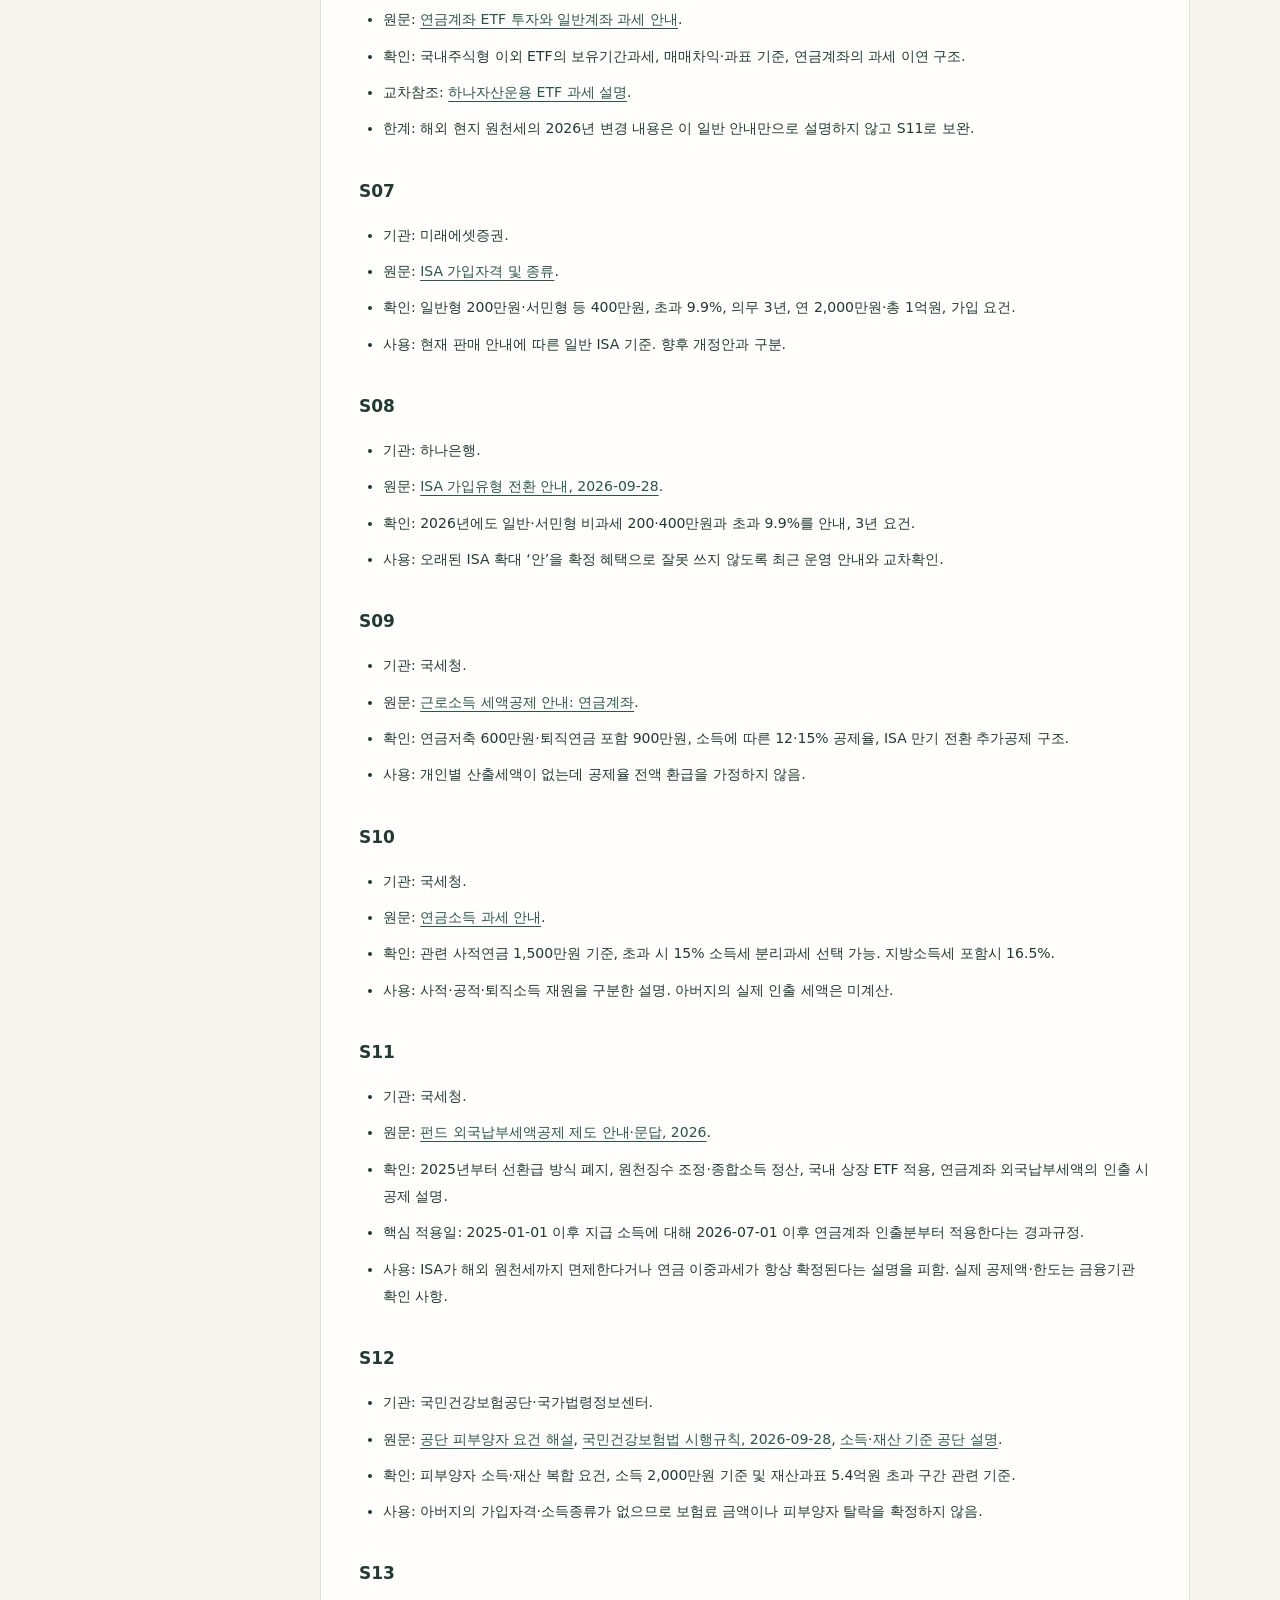
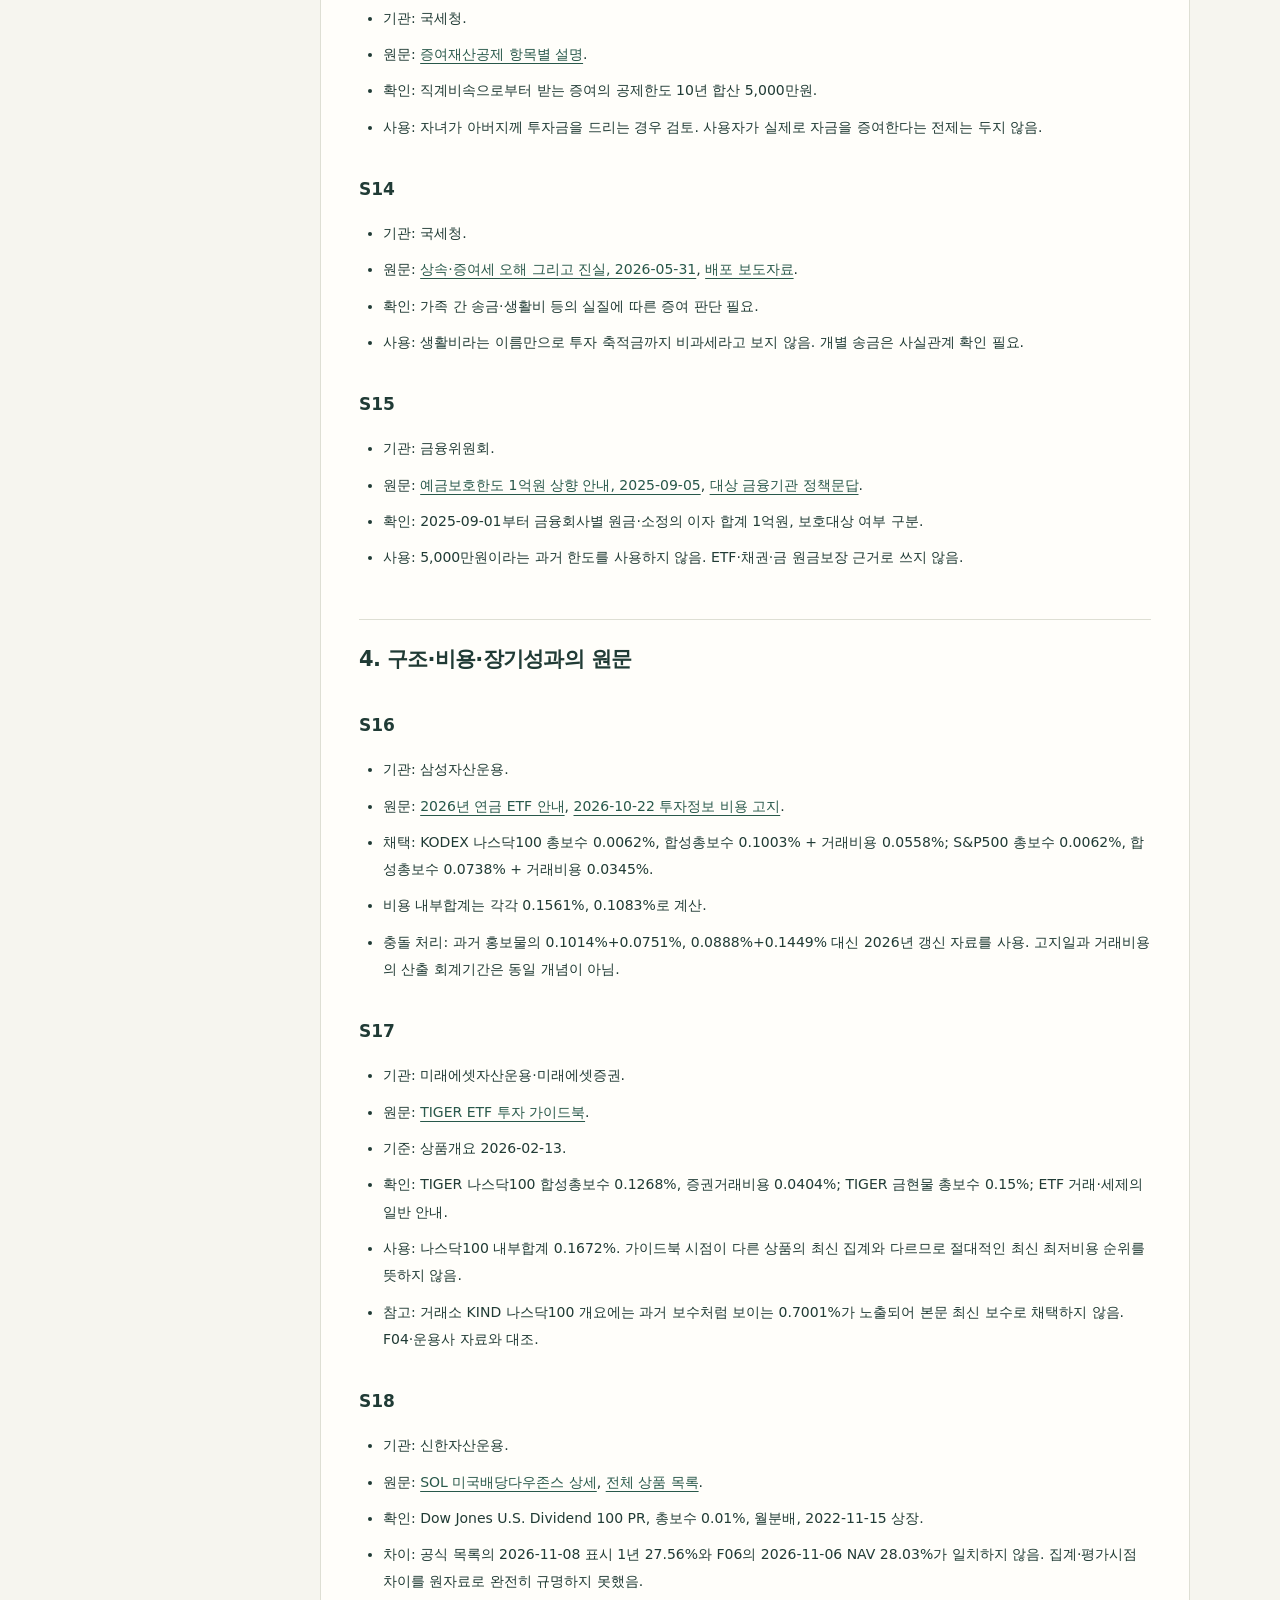
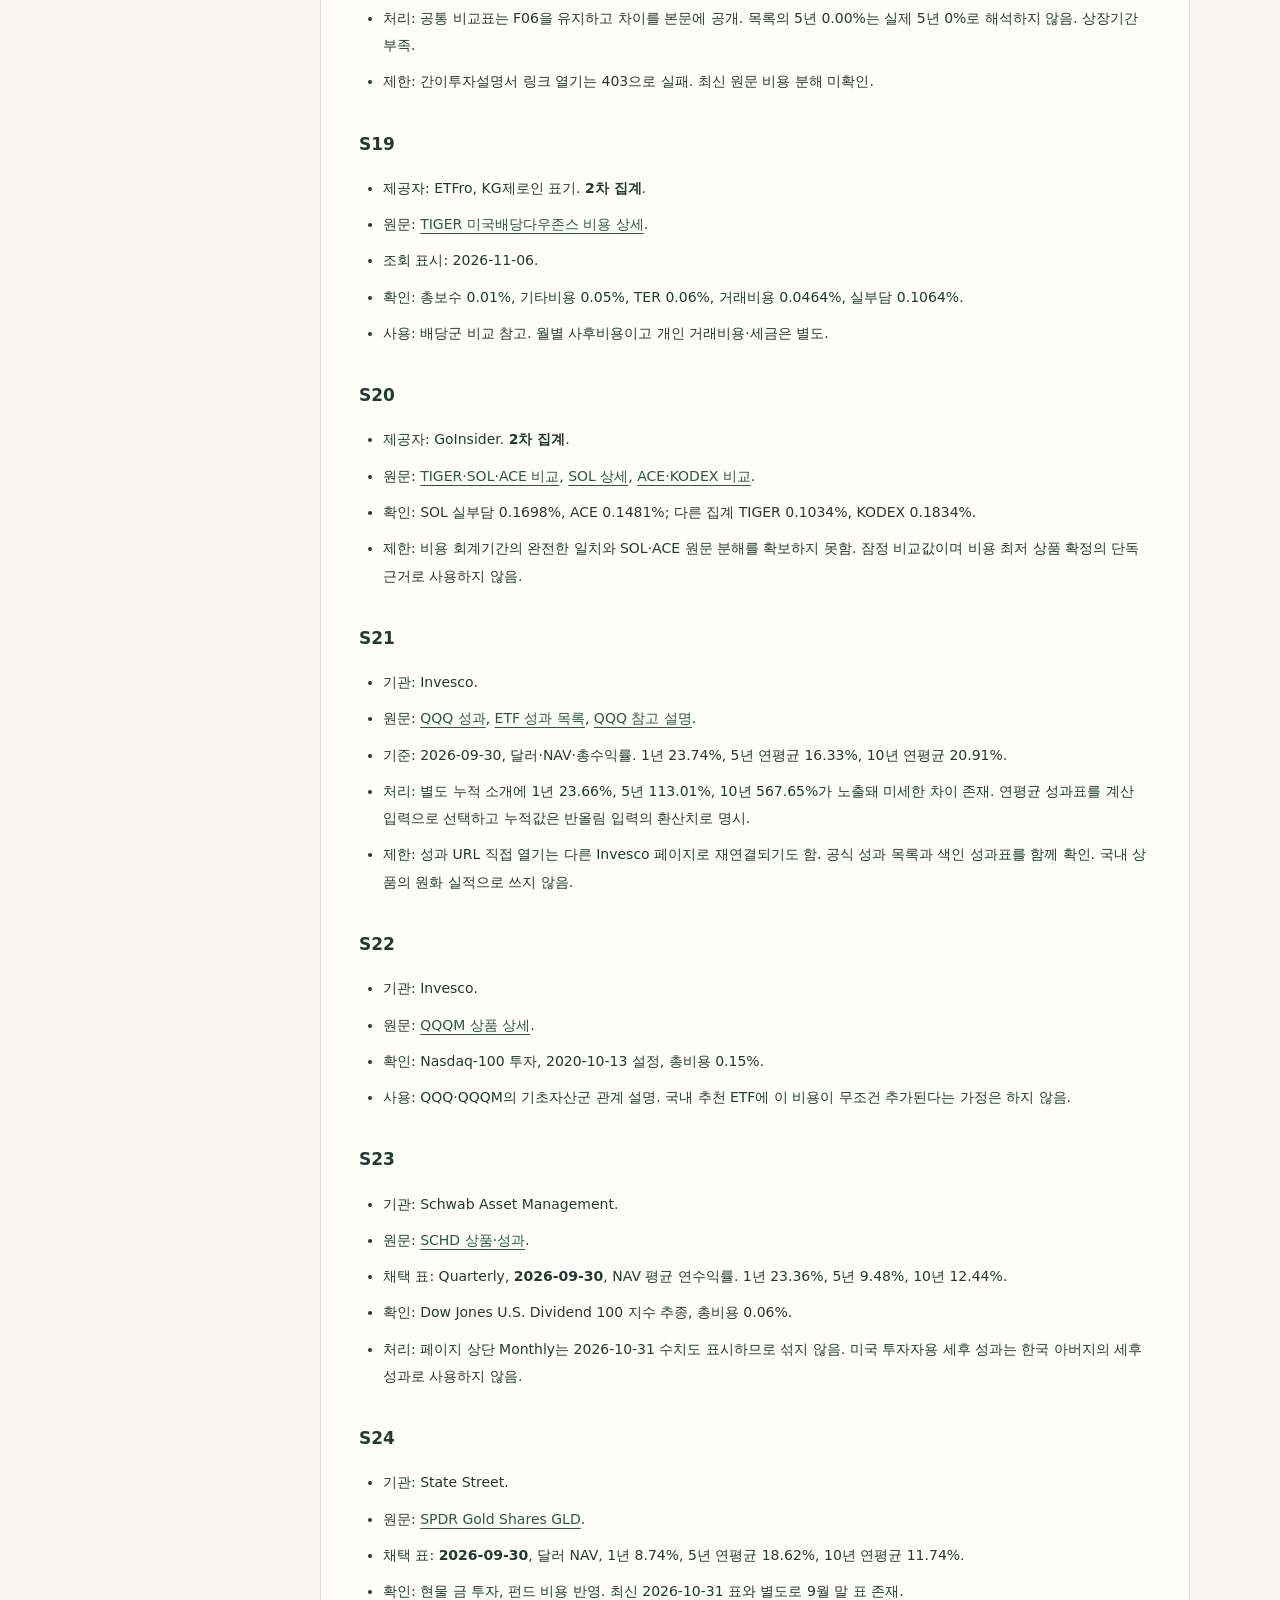
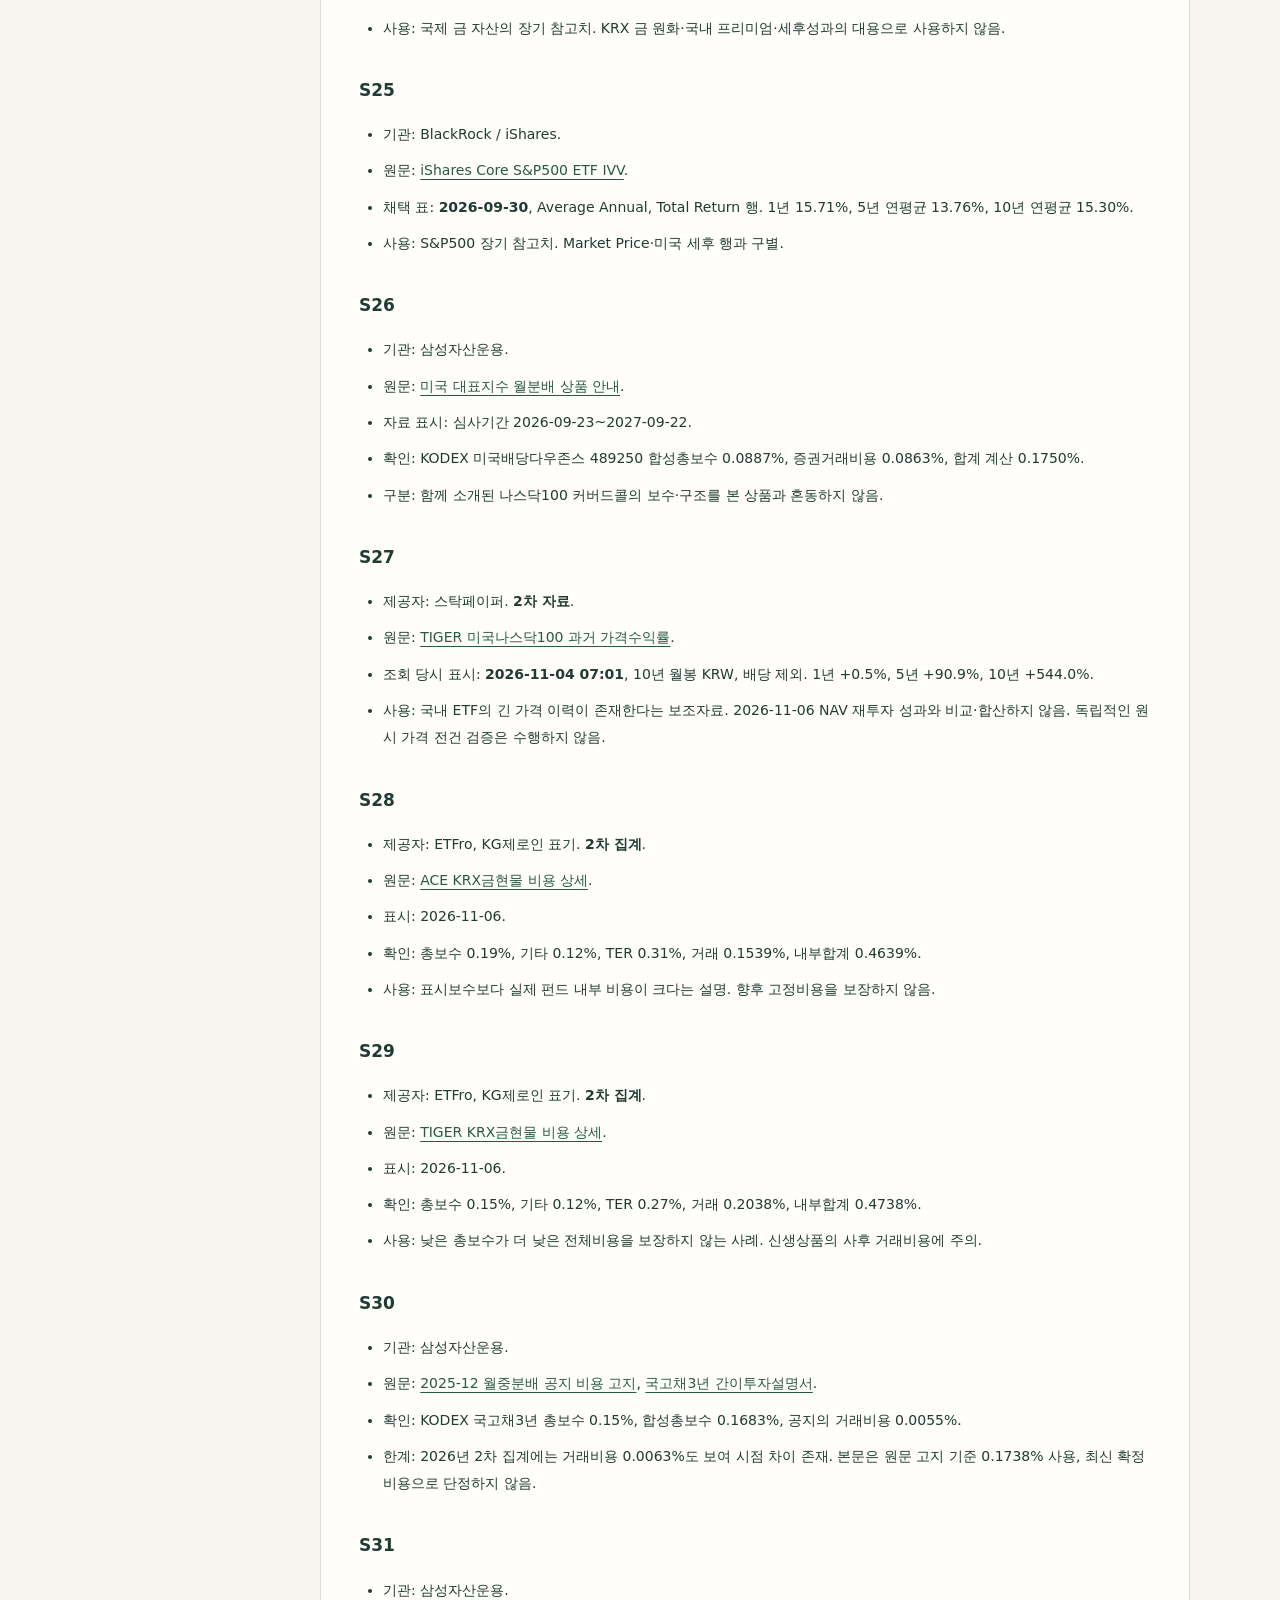
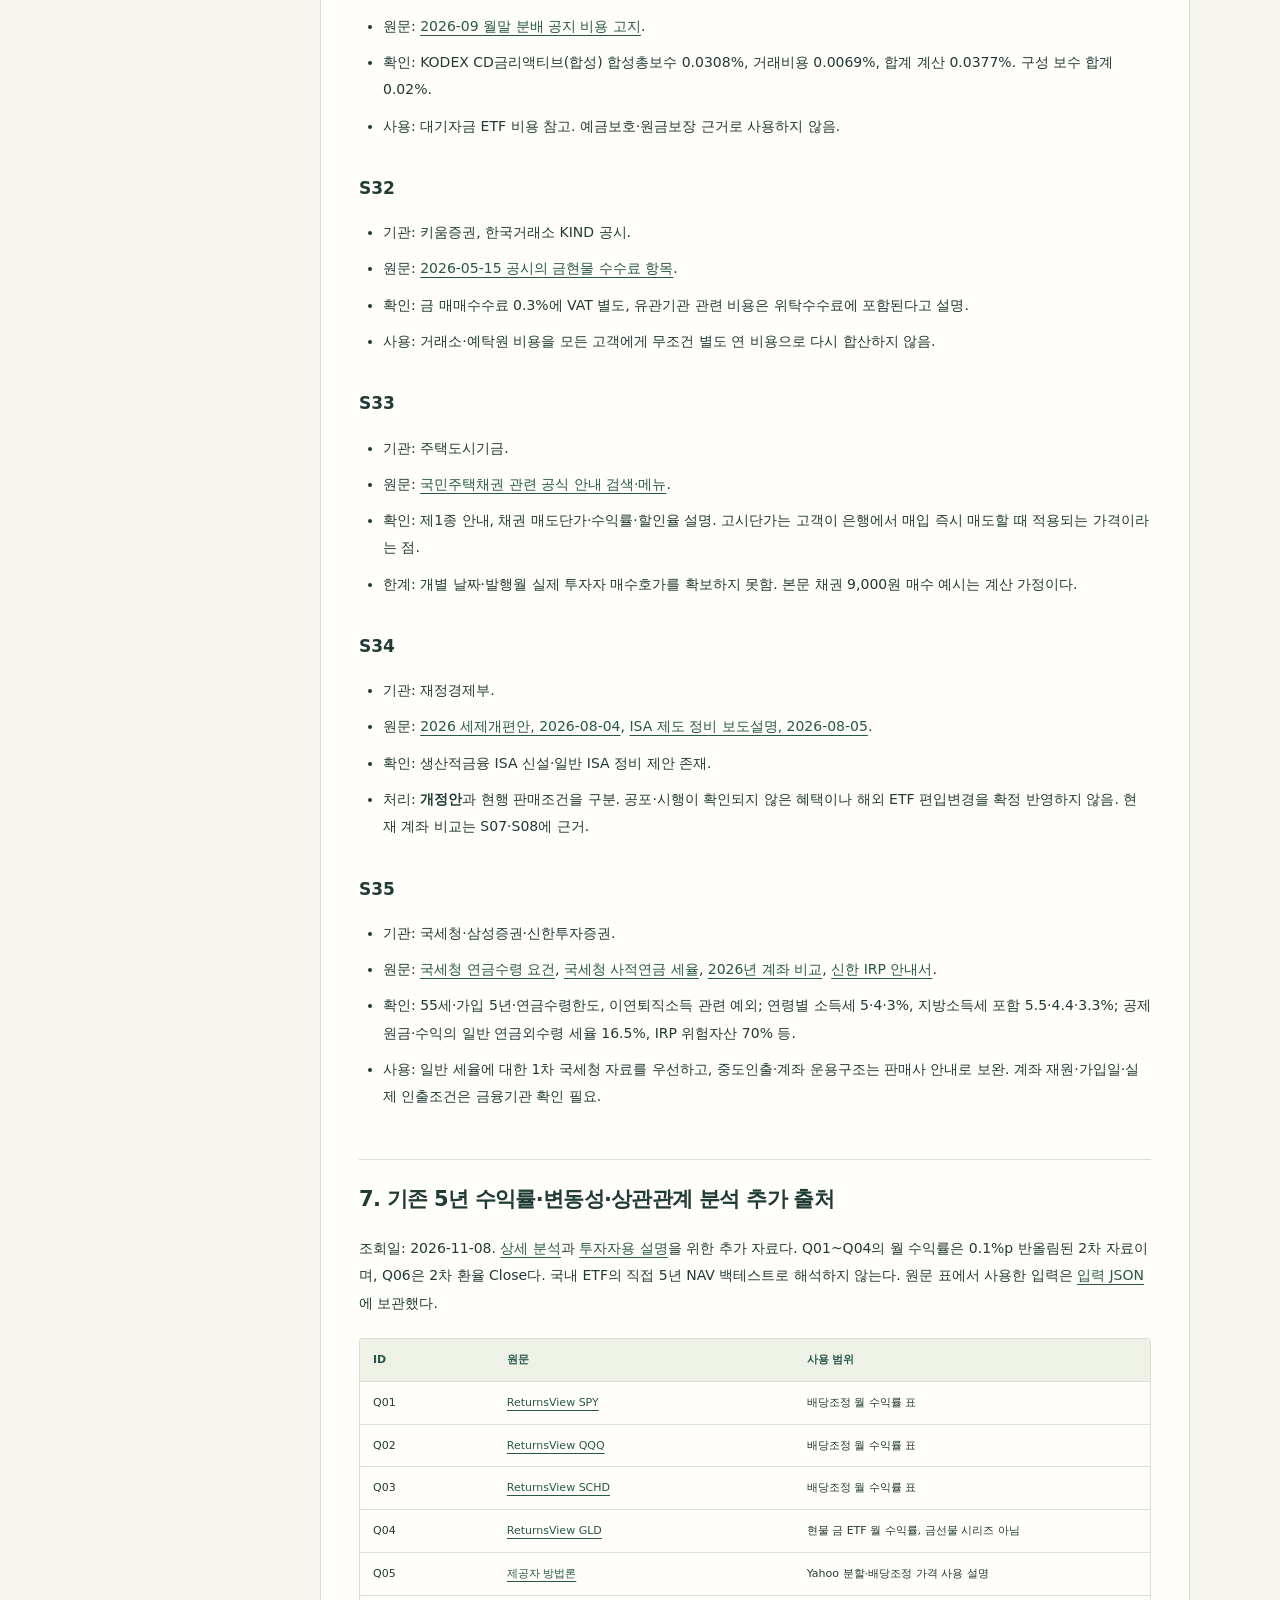
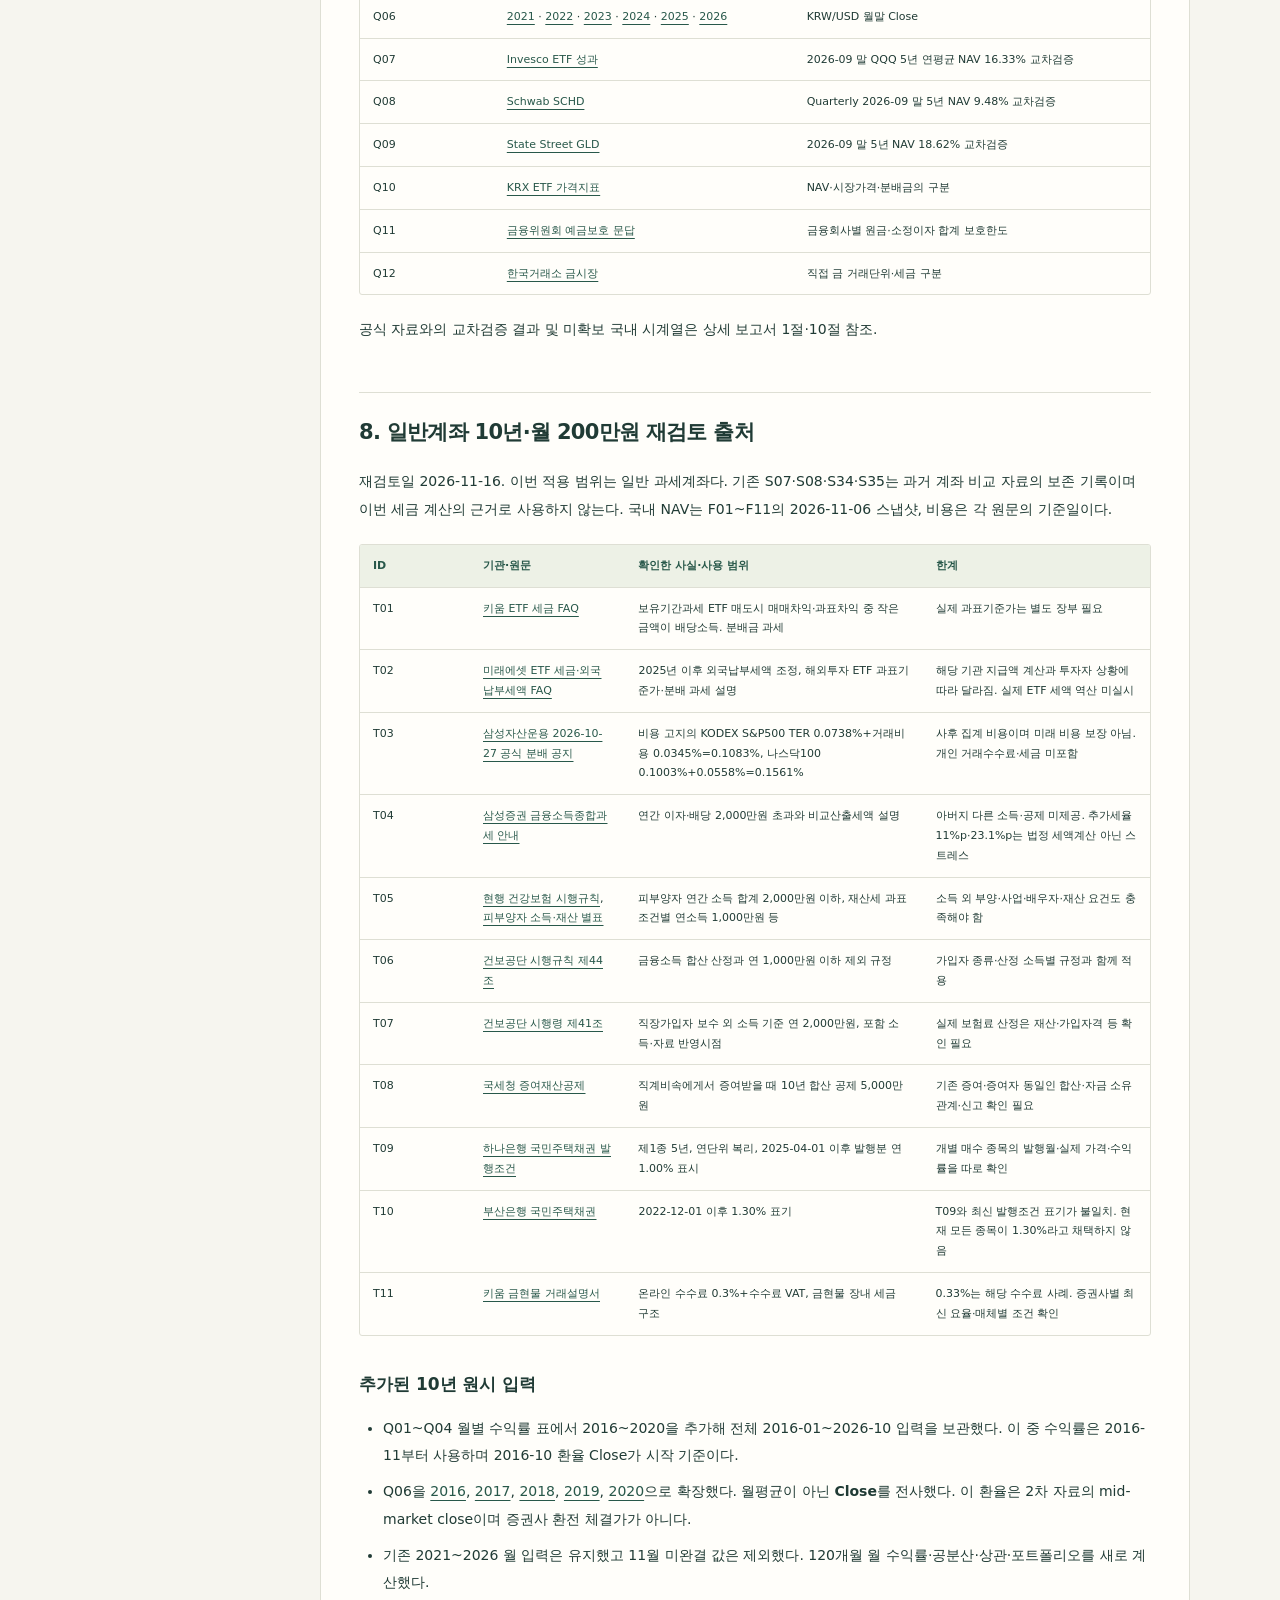
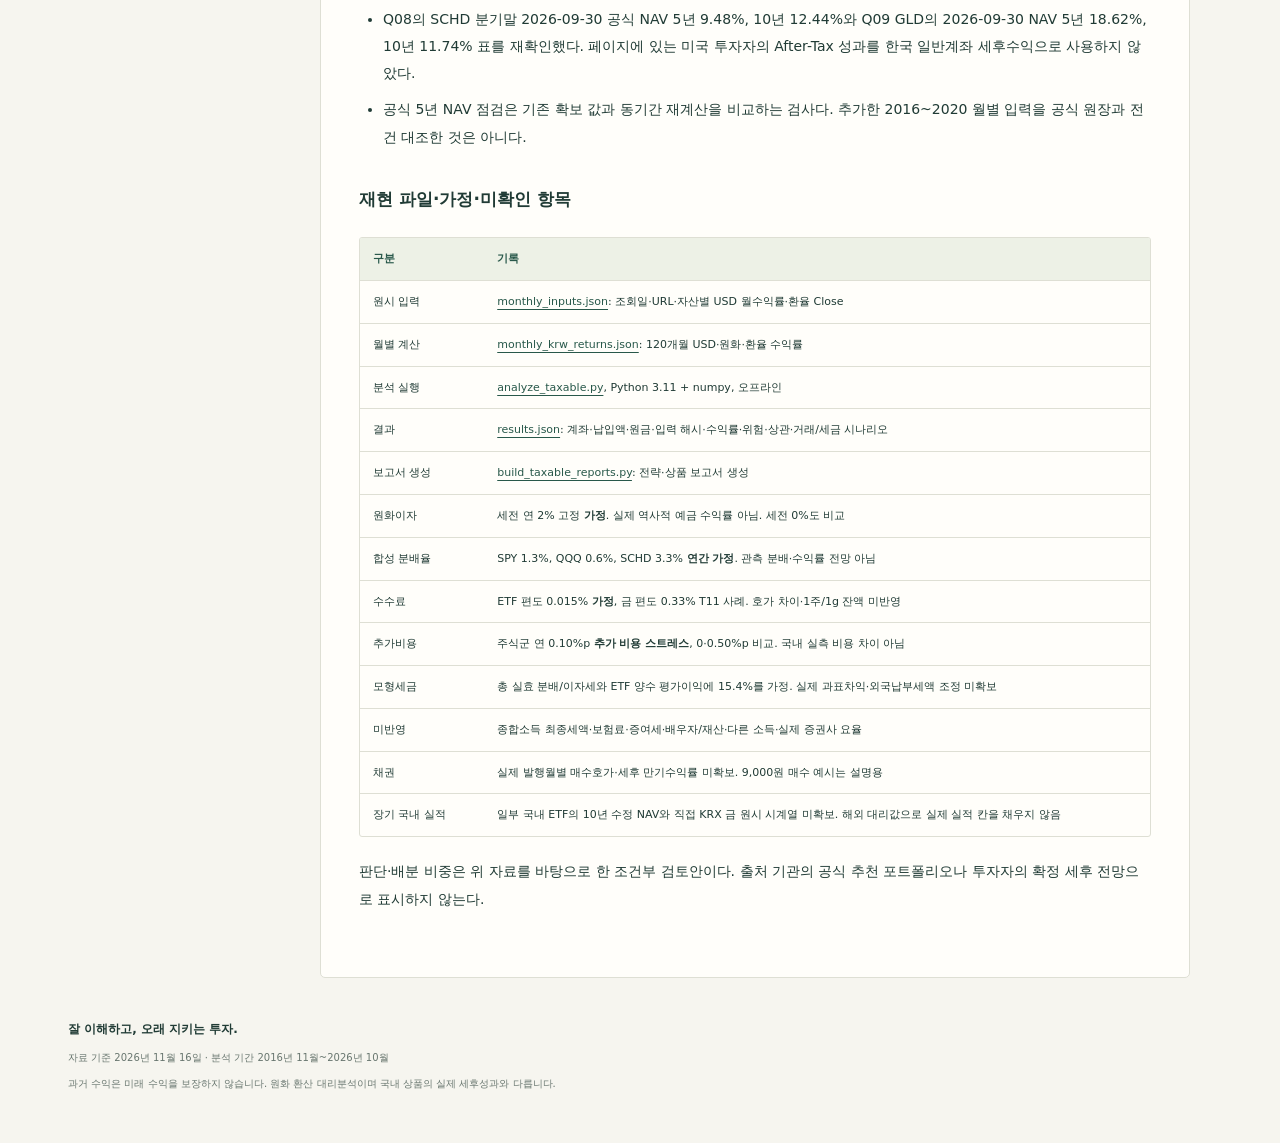
<file: reports/sources.html>
<!doctype html>
<html lang="ko"><head><meta charset="utf-8"><meta name="viewport" content="width=device-width, initial-scale=1">
<meta name="robots" content="noindex,nofollow,noarchive"><meta name="referrer" content="no-referrer">
<meta name="color-scheme" content="light"><title>출처와 검증 기록 · 아버지의 투자 노트</title>
<meta name="description" content="국내에서 시작하는 적립식 투자. 선택지별 수익과 위험, 비용과 세금을 함께 살펴봅니다.">
<link rel="stylesheet" href="../assets/styles.css"></head><body>
<a class="skip-link" href="#main">본문으로 이동</a>
<header class="site-header"><div class="header-inner"><a class="brand" href="../index.html"><span class="brand-mark" aria-hidden="true">F.</span><span>아버지의 투자 노트<small>FAMILY INVESTMENT NOTES</small></span></a><span class="asof">2026.11.16 기준</span></div><nav class="main-nav" aria-label="주요 메뉴"><a href="../index.html">한눈에 보기</a><a href="../reports/invest-strategy.html">투자 안내</a><a href="../reports/detailed-invest-strategy.html">상세 분석</a><a href="../reports/items.html">상품·세금</a><a href="../reports/sources.html" aria-current="page">출처</a></nav></header>
<main id="main" class="document-layout"><aside class="contents"><p class="eyebrow">이 문서에서</p><nav aria-label="문서 목차"><a href="#executive-summary">Executive Summary</a><a href="#1-출처-선택-원칙">1. 출처 선택 원칙</a><a href="#2-국내-etf-성과-원천">2. 국내 ETF 성과 원천</a><a href="#3-금채권세제계좌의-원문">3. 금·채권·세제·계좌의 원문</a><a href="#4-구조비용장기성과의-원문">4. 구조·비용·장기성과의 원문</a><a href="#7-기존-5년-수익률변동성상관관계-분석-추가-출처">7. 기존 5년 수익률·변동성·상관관계 분석 추가 출처</a><a href="#8-일반계좌-10년월-200만원-재검토-출처">8. 일반계좌 10년·월 200만원 재검토 출처</a></nav></aside><article class="report"><div class="document-kicker">INVESTMENT RESEARCH</div><h1 id="상품-조사-출처-및-수치-검증-기록">상품 조사 출처 및 수치 검증 기록</h1>
<p>재검토일: <strong>2026-11-16</strong>. 일반계좌·매월 200만원·10년 기준. 기존 상품 성과 스냅샷 2026-11-06과 최초 조사 기록 2026-11-08은 보존했다. 최신 재검토 근거·적용 한계는 8절 참조. 본문: <a href="items.html">item.md</a>.</p>
<h2 id="executive-summary">Executive Summary</h2>
<p>세금·건강보험·증여는 T01~T11의 공식 자료를 우선했다. 과거 10년 정량 분석은 Q01~Q06의 2차 월자료와 환율로 재계산했으며 국내 상품 실측 백테스트가 아니다. 미래 순수익률·분배율·현금이자는 가정과 관측값을 구분했다. IRP·ISA 관련 기존 출처는 보존 기록이며 이번 계산에는 혜택을 적용하지 않았다.</p>
<p>이 문서는 원문 주소, 채택 수치, 적용 기준과 한계를 기록한 출처 목록이다. 링크는 동적 페이지이므로 나중에 값이 바뀔 수 있다. 원문 전체를 복제한 보관본은 아니다. 수치는 조회 당시 반환된 페이지 본문·공식 검색 색인에서 확인한 값이다. 실제 매매일 시세를 보증하지 않는다.</p>
<h2 id="1-출처-선택-원칙">1. 출처 선택 원칙</h2>
<ol><li>세금·제도는 국세청·정부·거래소·건강보험공단, 다음으로 판매 금융기관의 공식 안내를 우선했다.</li><li>상품 구조·보수는 운용사·발행기관 자료 우선. 국내 ETF 성과는 동일 제공자의 NAV 재투자 수익률로 비교했다.</li><li>공식 자료를 충분히 읽지 못한 비용은 2차 집계임을 표시했다. 수치가 다르다고 평균하거나 가장 낮은 값만 선택하지 않았다.</li><li>조회일, 성과 기준일, 비용 회계기간, 제도 시행일은 서로 다르다.</li><li>상장기간 부족은 실적 부재이고, 10년이 지났지만 원자료를 얻지 못한 것은 미확보다. 두 상태를 구별한다.</li><li>달러 성과·원화 성과, 가격수익률·총수익률, 누적·연평균, 과거·가정을 구분한다.</li></ol>
<h2 id="2-국내-etf-성과-원천">2. 국내 ETF 성과 원천</h2>
<p>공통 출처는 삼성자산운용의 FunETF 상품 상세 ‘기간별 수익률’ <strong>2026-11-06 NAV 행</strong>이다. 원문은 분배금 재투자·세전·누적 기준이며 내부 실비용 반영을 설명한다. 아래 요약은 데이터 확인 기록이며 과거성과의 미래 연장을 뜻하지 않는다.</p>
<div class="table-scroll" tabindex="0" role="region" aria-label="가로로 스크롤할 수 있는 비교표"><table><thead><tr><th scope="col">ID</th><th scope="col">상품·원문</th><th scope="col">확인한 1년 / 5년 누적수익률</th><th scope="col">비고</th></tr></thead><tbody><tr><td>F01</td><td><a href="https://www.funetf.co.kr/product/etf/view/KR7411060007" rel="noopener noreferrer">ACE KRX금현물 411060</a></td><td>-8.36% / 없음</td><td>2021-12-15 상장</td></tr><tr><td>F02</td><td><a href="https://www.funetf.co.kr/product/etf/view/KR70072R0006" rel="noopener noreferrer">TIGER KRX금현물 0072R0</a></td><td>-8.35% / 없음</td><td>2025-06-24 상장</td></tr><tr><td>F03</td><td><a href="https://www.funetf.co.kr/product/etf/view/KR7379810005" rel="noopener noreferrer">KODEX 미국나스닥100 379810</a></td><td>-2.18% / +90.64%</td><td>2021-04-09 상장</td></tr><tr><td>F04</td><td><a href="https://www.funetf.co.kr/product/etf/view/KR7133690008" rel="noopener noreferrer">TIGER 미국나스닥100 133690</a></td><td>-2.33% / +89.25%</td><td>2010-10-18 상장, 10년 NAV 성과 표시는 미확보</td></tr><tr><td>F05</td><td><a href="https://www.funetf.co.kr/product/etf/view/KR7458730009" rel="noopener noreferrer">TIGER 미국배당다우존스 458730</a></td><td>+28.08% / 없음</td><td>2023-06-20 상장</td></tr><tr><td>F06</td><td><a href="https://www.funetf.co.kr/product/etf/view/KR7446720005" rel="noopener noreferrer">SOL 미국배당다우존스 446720</a></td><td>+28.03% / 없음</td><td>2022-11-15 상장, S18과 차이 공개</td></tr><tr><td>F07</td><td><a href="https://www.funetf.co.kr/product/etf/view/KR7402970008" rel="noopener noreferrer">ACE 미국배당다우존스 402970</a></td><td>+28.19% / +79.13%</td><td>2021-10-21 상장</td></tr><tr><td>F08</td><td><a href="https://www.funetf.co.kr/product/etf/view/KR7489250001" rel="noopener noreferrer">KODEX 미국배당다우존스 489250</a></td><td>+28.44% / 없음</td><td>2024-08-13 상장</td></tr><tr><td>F09</td><td><a href="https://www.funetf.co.kr/product/etf/view/KR7379800006" rel="noopener noreferrer">KODEX 미국S&amp;P500 379800</a></td><td>+2.27% / +89.65%</td><td>2021-04-09 상장</td></tr><tr><td>F10</td><td><a href="https://www.funetf.co.kr/product/etf/view/KR7114260003" rel="noopener noreferrer">KODEX 국고채3년 114260</a></td><td>+1.60% / +10.87%</td><td>2009-07-29 상장, 10년 NAV 성과 미확보</td></tr><tr><td>F11</td><td><a href="https://www.funetf.co.kr/product/etf/view/KR7459580007" rel="noopener noreferrer">KODEX CD금리액티브(합성) 459580</a></td><td>+2.95% / 없음</td><td>2023-06-08 상장, 조회시 1주 약 107만원</td></tr></tbody></table></div>
<p>공통 주의: ‘종가’ 행은 배당을 제외한 시장가격 성과이므로 채택하지 않았다. 5년 성과가 없는데 상장이후 성과를 대신 넣지 않았다. 실제 개인 수익은 매수 시점·호가·계좌 과세·재투자 실행에 따라 달라진다.</p>
<h2 id="3-금채권세제계좌의-원문">3. 금·채권·세제·계좌의 원문</h2>
<h3 id="s01">S01</h3>
<ul><li>기관: 한국거래소.</li><li>원문: <a href="https://www.krx.co.kr/contents/OPN/01/01050206/OPN01050206.jsp" rel="noopener noreferrer">KRX 금시장 안내</a>, <a href="https://regulation.krx.co.kr/contents/RGL/04/04010201/RGL04010201.jsp" rel="noopener noreferrer">실물 인출 부가가치세 규정</a>.</li><li>확인: 2014-03-24 시장 개설, 금 현물 장내 거래 및 세제, 실물 인출 시 VAT 10%.</li><li>사용: 직접 금과 금 ETF 구분, 금 비과세·인출 비용 설명. 직접 금의 장기 가격수익률은 이 안내 페이지로 산출하지 않았다.</li></ul>
<h3 id="s02">S02</h3>
<ul><li>기관: 키움증권.</li><li>원문: <a href="https://www.kiwoom.com/h/domestic/stock/VGoldMainView" rel="noopener noreferrer">금현물 거래 안내</a>.</li><li>확인: 1g당 원화 가격표시, 온라인 수수료 0.3%, VAT 포함 0.33%, 전화 채널은 다른 요율.</li><li>사용: 직접 금 100만원 거래 비용 예시. 증권사 전체의 공통 요율이 아니다.</li></ul>
<h3 id="s03">S03</h3>
<ul><li>기관: KB국민은행.</li><li>원문: <a href="https://okbfex.kbstar.com/quics?page=C028009" rel="noopener noreferrer">제1종 국민주택채권 개요·발행조건</a>.</li><li>확인: 5년 만기·연복리, 2022-12-01~2025-03-31 발행분 1.3%, 2025-04-01 이후 1.0% 안내.</li><li>검증 범위: 공식 검색 색인에서 발행금리 이력 확인. 직접 열기는 제한돼 실제 매수 시 종목별 발행조건 재확인 필요.</li><li>사용: 연 1.3%를 현재 신발행물의 보편 금리로 쓰지 않음. 시장 YTM 자료로 쓰지 않음.</li></ul>
<h3 id="s04">S04</h3>
<ul><li>기관: KB증권.</li><li>원문: <a href="https://www.kbsec.com/go.able?linkcd=s01060600P100" rel="noopener noreferrer">장내채권 매매안내</a>.</li><li>확인: 일반채권 잔존일수별 0.01~0.3%, 소액채권 0.6% 등 수수료 구분.</li><li>사용: 직접채권도 비용이 발생하며 시장·채널별 요율이 다르다는 설명. 아버지의 확정 요율로 적용하지 않음.</li></ul>
<h3 id="s05">S05</h3>
<ul><li>기관: 삼성증권.</li><li>원문: <a href="https://blog.onestopsamsungpop.co.kr/bond-maturity" rel="noopener noreferrer">채권 만기·재투자·세금 설명</a>.</li><li>자료 표시: 세금 기준 2026-07, 준법감시 심사기간 2026-08-20~2027-08-19.</li><li>확인: 이자 과세, 개인 시장 매매·상환 차익 비과세의 구분, 발행할인액의 이자 과세, 중도매도·만기 재투자 위험.</li><li>사용: 국민주택채권 예시의 과세 구분. 모든 할인액을 비과세로 단정하지 않음.</li></ul>
<h3 id="s06">S06</h3>
<ul><li>기관: 삼성자산운용.</li><li>원문: <a href="https://samsungfundblog.com/archives/53281" rel="noopener noreferrer">연금계좌 ETF 투자와 일반계좌 과세 안내</a>.</li><li>확인: 국내주식형 이외 ETF의 보유기간과세, 매매차익·과표 기준, 연금계좌의 과세 이연 구조.</li><li>교차참조: <a href="https://www.hanaam.com/qetf/etf/detail?id=24" rel="noopener noreferrer">하나자산운용 ETF 과세 설명</a>.</li><li>한계: 해외 현지 원천세의 2026년 변경 내용은 이 일반 안내만으로 설명하지 않고 S11로 보완.</li></ul>
<h3 id="s07">S07</h3>
<ul><li>기관: 미래에셋증권.</li><li>원문: <a href="https://securities.miraeasset.com/hks/hks4659/n02.do" rel="noopener noreferrer">ISA 가입자격 및 종류</a>.</li><li>확인: 일반형 200만원·서민형 등 400만원, 초과 9.9%, 의무 3년, 연 2,000만원·총 1억원, 가입 요건.</li><li>사용: 현재 판매 안내에 따른 일반 ISA 기준. 향후 개정안과 구분.</li></ul>
<h3 id="s08">S08</h3>
<ul><li>기관: 하나은행.</li><li>원문: <a href="https://www.kebhana.com/cont/mall/mall23/mall2302/1528904_124747.jsp" rel="noopener noreferrer">ISA 가입유형 전환 안내, 2026-09-28</a>.</li><li>확인: 2026년에도 일반·서민형 비과세 200·400만원과 초과 9.9%를 안내, 3년 요건.</li><li>사용: 오래된 ISA 확대 ‘안’을 확정 혜택으로 잘못 쓰지 않도록 최근 운영 안내와 교차확인.</li></ul>
<h3 id="s09">S09</h3>
<ul><li>기관: 국세청.</li><li>원문: <a href="https://g.nts.go.kr/nts/cm/cntnts/cntntsView.do?cntntsId=7875&amp;mi=6596" rel="noopener noreferrer">근로소득 세액공제 안내: 연금계좌</a>.</li><li>확인: 연금저축 600만원·퇴직연금 포함 900만원, 소득에 따른 12·15% 공제율, ISA 만기 전환 추가공제 구조.</li><li>사용: 개인별 산출세액이 없는데 공제율 전액 환급을 가정하지 않음.</li></ul>
<h3 id="s10">S10</h3>
<ul><li>기관: 국세청.</li><li>원문: <a href="https://ems.nts.go.kr/nts/cm/cntnts/cntntsView.do?cntntsId=7889&amp;mi=6453" rel="noopener noreferrer">연금소득 과세 안내</a>.</li><li>확인: 관련 사적연금 1,500만원 기준, 초과 시 15% 소득세 분리과세 선택 가능. 지방소득세 포함시 16.5%.</li><li>사용: 사적·공적·퇴직소득 재원을 구분한 설명. 아버지의 실제 인출 세액은 미계산.</li></ul>
<h3 id="s11">S11</h3>
<ul><li>기관: 국세청.</li><li>원문: <a href="https://www.nts.go.kr/nts/na/ntt/selectNttInfo.do?mi=2163&amp;nttSn=1350542" rel="noopener noreferrer">펀드 외국납부세액공제 제도 안내·문답, 2026</a>.</li><li>확인: 2025년부터 선환급 방식 폐지, 원천징수 조정·종합소득 정산, 국내 상장 ETF 적용, 연금계좌 외국납부세액의 인출 시 공제 설명.</li><li>핵심 적용일: 2025-01-01 이후 지급 소득에 대해 2026-07-01 이후 연금계좌 인출분부터 적용한다는 경과규정.</li><li>사용: ISA가 해외 원천세까지 면제한다거나 연금 이중과세가 항상 확정된다는 설명을 피함. 실제 공제액·한도는 금융기관 확인 사항.</li></ul>
<h3 id="s12">S12</h3>
<ul><li>기관: 국민건강보험공단·국가법령정보센터.</li><li>원문: <a href="https://www.nhis.or.kr/lm/lmxsrv/data/commentaryDataRoomView.do?seqJomun=0&amp;seqJomunData=67691" rel="noopener noreferrer">공단 피부양자 요건 해설</a>, <a href="https://www.law.go.kr/LSW/lsInfoP.do?ancYnChk=0&amp;chrClsCd=010202&amp;efYd=20260928&amp;lsiSeq=290599&amp;urlMode=lsInfoP" rel="noopener noreferrer">국민건강보험법 시행규칙, 2026-09-28</a>, <a href="https://www.nhis.or.kr/static/alim/paper/oldpaper/202209/sub/17.html" rel="noopener noreferrer">소득·재산 기준 공단 설명</a>.</li><li>확인: 피부양자 소득·재산 복합 요건, 소득 2,000만원 기준 및 재산과표 5.4억원 초과 구간 관련 기준.</li><li>사용: 아버지의 가입자격·소득종류가 없으므로 보험료 금액이나 피부양자 탈락을 확정하지 않음.</li></ul>
<h3 id="s13">S13</h3>
<ul><li>기관: 국세청.</li><li>원문: <a href="https://nts.go.kr/nts/cm/cntnts/cntntsView.do?cntntsId=7960&amp;mi=6533" rel="noopener noreferrer">증여재산공제 항목별 설명</a>.</li><li>확인: 직계비속으로부터 받는 증여의 공제한도 10년 합산 5,000만원.</li><li>사용: 자녀가 아버지께 투자금을 드리는 경우 검토. 사용자가 실제로 자금을 증여한다는 전제는 두지 않음.</li></ul>
<h3 id="s14">S14</h3>
<ul><li>기관: 국세청.</li><li>원문: <a href="https://www.nts.go.kr/nts/na/ntt/selectNttInfo.do?bbsId=50790&amp;mi=40552&amp;nttSn=1351950" rel="noopener noreferrer">상속·증여세 오해 그리고 진실, 2026-05-31</a>, <a href="https://s.nts.go.kr/chungju/na/ntt/selectNttInfo.do?mi=2201&amp;nttSn=1351958" rel="noopener noreferrer">배포 보도자료</a>.</li><li>확인: 가족 간 송금·생활비 등의 실질에 따른 증여 판단 필요.</li><li>사용: 생활비라는 이름만으로 투자 축적금까지 비과세라고 보지 않음. 개별 송금은 사실관계 확인 필요.</li></ul>
<h3 id="s15">S15</h3>
<ul><li>기관: 금융위원회.</li><li>원문: <a href="https://www.fsc.go.kr/no040101?cnId=2875" rel="noopener noreferrer">예금보호한도 1억원 상향 안내, 2025-09-05</a>, <a href="https://www.fsc.go.kr/po020201/84975?srchText=ISA" rel="noopener noreferrer">대상 금융기관 정책문답</a>.</li><li>확인: 2025-09-01부터 금융회사별 원금·소정의 이자 합계 1억원, 보호대상 여부 구분.</li><li>사용: 5,000만원이라는 과거 한도를 사용하지 않음. ETF·채권·금 원금보장 근거로 쓰지 않음.</li></ul>
<h2 id="4-구조비용장기성과의-원문">4. 구조·비용·장기성과의 원문</h2>
<h3 id="s16">S16</h3>
<ul><li>기관: 삼성자산운용.</li><li>원문: <a href="https://m.samsungfund.com/fund/lounge/promotion/52.do" rel="noopener noreferrer">2026년 연금 ETF 안내</a>, <a href="https://m.samsungfund.com/etf/insight/newsroom/view.do?seq=80473" rel="noopener noreferrer">2026-10-22 투자정보 비용 고지</a>.</li><li>채택: KODEX 나스닥100 총보수 0.0062%, 합성총보수 0.1003% + 거래비용 0.0558%; S&amp;P500 총보수 0.0062%, 합성총보수 0.0738% + 거래비용 0.0345%.</li><li>비용 내부합계는 각각 0.1561%, 0.1083%로 계산.</li><li>충돌 처리: 과거 홍보물의 0.1014%+0.0751%, 0.0888%+0.1449% 대신 2026년 갱신 자료를 사용. 고지일과 거래비용의 산출 회계기간은 동일 개념이 아님.</li></ul>
<h3 id="s17">S17</h3>
<ul><li>기관: 미래에셋자산운용·미래에셋증권.</li><li>원문: <a href="https://securities.miraeasset.com/public/hks4412/040/ETFGUIDE.pdf" rel="noopener noreferrer">TIGER ETF 투자 가이드북</a>.</li><li>기준: 상품개요 2026-02-13.</li><li>확인: TIGER 나스닥100 합성총보수 0.1268%, 증권거래비용 0.0404%; TIGER 금현물 총보수 0.15%; ETF 거래·세제의 일반 안내.</li><li>사용: 나스닥100 내부합계 0.1672%. 가이드북 시점이 다른 상품의 최신 집계와 다르므로 절대적인 최신 최저비용 순위를 뜻하지 않음.</li><li>참고: 거래소 KIND 나스닥100 개요에는 과거 보수처럼 보이는 0.7001%가 노출되어 본문 최신 보수로 채택하지 않음. F04·운용사 자료와 대조.</li></ul>
<h3 id="s18">S18</h3>
<ul><li>기관: 신한자산운용.</li><li>원문: <a href="https://www.soletf.co.kr/ko/fund/etf/210942" rel="noopener noreferrer">SOL 미국배당다우존스 상세</a>, <a href="https://www.soletf.co.kr/ko/fund" rel="noopener noreferrer">전체 상품 목록</a>.</li><li>확인: Dow Jones U.S. Dividend 100 PR, 총보수 0.01%, 월분배, 2022-11-15 상장.</li><li>차이: 공식 목록의 2026-11-08 표시 1년 27.56%와 F06의 2026-11-06 NAV 28.03%가 일치하지 않음. 집계·평가시점 차이를 원자료로 완전히 규명하지 못했음.</li><li>처리: 공통 비교표는 F06을 유지하고 차이를 본문에 공개. 목록의 5년 0.00%는 실제 5년 0%로 해석하지 않음. 상장기간 부족.</li><li>제한: 간이투자설명서 링크 열기는 403으로 실패. 최신 원문 비용 분해 미확인.</li></ul>
<h3 id="s19">S19</h3>
<ul><li>제공자: ETFro, KG제로인 표기. <strong>2차 집계</strong>.</li><li>원문: <a href="https://etfro.com/etf/458730/" rel="noopener noreferrer">TIGER 미국배당다우존스 비용 상세</a>.</li><li>조회 표시: 2026-11-06.</li><li>확인: 총보수 0.01%, 기타비용 0.05%, TER 0.06%, 거래비용 0.0464%, 실부담 0.1064%.</li><li>사용: 배당군 비교 참고. 월별 사후비용이고 개인 거래비용·세금은 별도.</li></ul>
<h3 id="s20">S20</h3>
<ul><li>제공자: GoInsider. <strong>2차 집계</strong>.</li><li>원문: <a href="https://goinsider.kr/etf/compare?codes=458730,446720,402970" rel="noopener noreferrer">TIGER·SOL·ACE 비교</a>, <a href="https://goinsider.kr/etf/446720" rel="noopener noreferrer">SOL 상세</a>, <a href="https://goinsider.kr/etf/compare?codes=402970,489250" rel="noopener noreferrer">ACE·KODEX 비교</a>.</li><li>확인: SOL 실부담 0.1698%, ACE 0.1481%; 다른 집계 TIGER 0.1034%, KODEX 0.1834%.</li><li>제한: 비용 회계기간의 완전한 일치와 SOL·ACE 원문 분해를 확보하지 못함. 잠정 비교값이며 비용 최저 상품 확정의 단독 근거로 사용하지 않음.</li></ul>
<h3 id="s21">S21</h3>
<ul><li>기관: Invesco.</li><li>원문: <a href="https://www.invesco.com/qqq-etf/en/performance.html" rel="noopener noreferrer">QQQ 성과</a>, <a href="https://www.invesco.com/us/en/financial-products/etfs.html" rel="noopener noreferrer">ETF 성과 목록</a>, <a href="https://www.invesco.com/qqq-etf/en/about.html" rel="noopener noreferrer">QQQ 참고 설명</a>.</li><li>기준: 2026-09-30, 달러·NAV·총수익률. 1년 23.74%, 5년 연평균 16.33%, 10년 연평균 20.91%.</li><li>처리: 별도 누적 소개에 1년 23.66%, 5년 113.01%, 10년 567.65%가 노출돼 미세한 차이 존재. 연평균 성과표를 계산 입력으로 선택하고 누적값은 반올림 입력의 환산치로 명시.</li><li>제한: 성과 URL 직접 열기는 다른 Invesco 페이지로 재연결되기도 함. 공식 성과 목록과 색인 성과표를 함께 확인. 국내 상품의 원화 실적으로 쓰지 않음.</li></ul>
<h3 id="s22">S22</h3>
<ul><li>기관: Invesco.</li><li>원문: <a href="https://www.invesco.com/us/en/financial-products/etfs/invesco-nasdaq-100-etf.html" rel="noopener noreferrer">QQQM 상품 상세</a>.</li><li>확인: Nasdaq-100 투자, 2020-10-13 설정, 총비용 0.15%.</li><li>사용: QQQ·QQQM의 기초자산군 관계 설명. 국내 추천 ETF에 이 비용이 무조건 추가된다는 가정은 하지 않음.</li></ul>
<h3 id="s23">S23</h3>
<ul><li>기관: Schwab Asset Management.</li><li>원문: <a href="https://www.schwabassetmanagement.com/products/schd" rel="noopener noreferrer">SCHD 상품·성과</a>.</li><li>채택 표: Quarterly, <strong>2026-09-30</strong>, NAV 평균 연수익률. 1년 23.36%, 5년 9.48%, 10년 12.44%.</li><li>확인: Dow Jones U.S. Dividend 100 지수 추종, 총비용 0.06%.</li><li>처리: 페이지 상단 Monthly는 2026-10-31 수치도 표시하므로 섞지 않음. 미국 투자자용 세후 성과는 한국 아버지의 세후 성과로 사용하지 않음.</li></ul>
<h3 id="s24">S24</h3>
<ul><li>기관: State Street.</li><li>원문: <a href="https://www.ssga.com/us/en/intermediary/etfs/spdr-gold-shares-gld" rel="noopener noreferrer">SPDR Gold Shares GLD</a>.</li><li>채택 표: <strong>2026-09-30</strong>, 달러 NAV, 1년 8.74%, 5년 연평균 18.62%, 10년 연평균 11.74%.</li><li>확인: 현물 금 투자, 펀드 비용 반영. 최신 2026-10-31 표와 별도로 9월 말 표 존재.</li><li>사용: 국제 금 자산의 장기 참고치. KRX 금 원화·국내 프리미엄·세후성과의 대용으로 사용하지 않음.</li></ul>
<h3 id="s25">S25</h3>
<ul><li>기관: BlackRock / iShares.</li><li>원문: <a href="https://www.blackrock.com/us/individual/products/239726/ishares-core-sp-500-etf" rel="noopener noreferrer">iShares Core S&amp;P500 ETF IVV</a>.</li><li>채택 표: <strong>2026-09-30</strong>, Average Annual, Total Return 행. 1년 15.71%, 5년 연평균 13.76%, 10년 연평균 15.30%.</li><li>사용: S&amp;P500 장기 참고치. Market Price·미국 세후 행과 구별.</li></ul>
<h3 id="s26">S26</h3>
<ul><li>기관: 삼성자산운용.</li><li>원문: <a href="https://www.samsungfund.com/fund/lounge/promotion/61.do" rel="noopener noreferrer">미국 대표지수 월분배 상품 안내</a>.</li><li>자료 표시: 심사기간 2026-09-23~2027-09-22.</li><li>확인: KODEX 미국배당다우존스 489250 합성총보수 0.0887%, 증권거래비용 0.0863%, 합계 계산 0.1750%.</li><li>구분: 함께 소개된 나스닥100 커버드콜의 보수·구조를 본 상품과 혼동하지 않음.</li></ul>
<h3 id="s27">S27</h3>
<ul><li>제공자: 스탁페이퍼. <strong>2차 자료</strong>.</li><li>원문: <a href="https://www.stockpaper.kr/global-assets/133690-ks" rel="noopener noreferrer">TIGER 미국나스닥100 과거 가격수익률</a>.</li><li>조회 당시 표시: <strong>2026-11-04 07:01</strong>, 10년 월봉 KRW, 배당 제외. 1년 +0.5%, 5년 +90.9%, 10년 +544.0%.</li><li>사용: 국내 ETF의 긴 가격 이력이 존재한다는 보조자료. 2026-11-06 NAV 재투자 성과와 비교·합산하지 않음. 독립적인 원시 가격 전건 검증은 수행하지 않음.</li></ul>
<h3 id="s28">S28</h3>
<ul><li>제공자: ETFro, KG제로인 표기. <strong>2차 집계</strong>.</li><li>원문: <a href="https://etfro.com/etf/411060" rel="noopener noreferrer">ACE KRX금현물 비용 상세</a>.</li><li>표시: 2026-11-06.</li><li>확인: 총보수 0.19%, 기타 0.12%, TER 0.31%, 거래 0.1539%, 내부합계 0.4639%.</li><li>사용: 표시보수보다 실제 펀드 내부 비용이 크다는 설명. 향후 고정비용을 보장하지 않음.</li></ul>
<h3 id="s29">S29</h3>
<ul><li>제공자: ETFro, KG제로인 표기. <strong>2차 집계</strong>.</li><li>원문: <a href="https://etfro.com/etf/0072R0" rel="noopener noreferrer">TIGER KRX금현물 비용 상세</a>.</li><li>표시: 2026-11-06.</li><li>확인: 총보수 0.15%, 기타 0.12%, TER 0.27%, 거래 0.2038%, 내부합계 0.4738%.</li><li>사용: 낮은 총보수가 더 낮은 전체비용을 보장하지 않는 사례. 신생상품의 사후 거래비용에 주의.</li></ul>
<h3 id="s30">S30</h3>
<ul><li>기관: 삼성자산운용.</li><li>원문: <a href="https://www.samsungfund.com/etf/lounge/notice-view.do?no=71913" rel="noopener noreferrer">2025-12 월중분배 공지 비용 고지</a>, <a href="https://m.samsungfund.com/upload/core/2ETF19-Aa.pdf" rel="noopener noreferrer">국고채3년 간이투자설명서</a>.</li><li>확인: KODEX 국고채3년 총보수 0.15%, 합성총보수 0.1683%, 공지의 거래비용 0.0055%.</li><li>한계: 2026년 2차 집계에는 거래비용 0.0063%도 보여 시점 차이 존재. 본문은 원문 고지 기준 0.1738% 사용, 최신 확정비용으로 단정하지 않음.</li></ul>
<h3 id="s31">S31</h3>
<ul><li>기관: 삼성자산운용.</li><li>원문: <a href="https://www.samsungfund.com/etf/lounge/notice-view.do?no=79834" rel="noopener noreferrer">2026-09 월말 분배 공지 비용 고지</a>.</li><li>확인: KODEX CD금리액티브(합성) 합성총보수 0.0308%, 거래비용 0.0069%, 합계 계산 0.0377%. 구성 보수 합계 0.02%.</li><li>사용: 대기자금 ETF 비용 참고. 예금보호·원금보장 근거로 사용하지 않음.</li></ul>
<h3 id="s32">S32</h3>
<ul><li>기관: 키움증권, 한국거래소 KIND 공시.</li><li>원문: <a href="https://kind.krx.co.kr/external/2026/05/15/001427/20260515003114/11013.htm" rel="noopener noreferrer">2026-05-15 공시의 금현물 수수료 항목</a>.</li><li>확인: 금 매매수수료 0.3%에 VAT 별도, 유관기관 관련 비용은 위탁수수료에 포함된다고 설명.</li><li>사용: 거래소·예탁원 비용을 모든 고객에게 무조건 별도 연 비용으로 다시 합산하지 않음.</li></ul>
<h3 id="s33">S33</h3>
<ul><li>기관: 주택도시기금.</li><li>원문: <a href="https://nhuf.molit.go.kr/FP/FP03/FP0301.jsp" rel="noopener noreferrer">국민주택채권 관련 공식 안내 검색·메뉴</a>.</li><li>확인: 제1종 안내, 채권 매도단가·수익률·할인율 설명. 고시단가는 고객이 은행에서 매입 즉시 매도할 때 적용되는 가격이라는 점.</li><li>한계: 개별 날짜·발행월 실제 투자자 매수호가를 확보하지 못함. 본문 채권 9,000원 매수 예시는 계산 가정이다.</li></ul>
<h3 id="s34">S34</h3>
<ul><li>기관: 재정경제부.</li><li>원문: <a href="https://www.mofe.go.kr/sns/infographicDtl.do?selectedId=MOSF_000000000078819" rel="noopener noreferrer">2026 세제개편안, 2026-08-04</a>, <a href="https://mofe.go.kr/nw/nes/detailNesDtaView.do?menuNo=4010200&amp;searchBbsId1=MOSFBBS_000000000029&amp;searchNttId1=MOSF_000000000078842" rel="noopener noreferrer">ISA 제도 정비 보도설명, 2026-08-05</a>.</li><li>확인: 생산적금융 ISA 신설·일반 ISA 정비 제안 존재.</li><li>처리: <strong>개정안</strong>과 현행 판매조건을 구분. 공포·시행이 확인되지 않은 혜택이나 해외 ETF 편입변경을 확정 반영하지 않음. 현재 계좌 비교는 S07·S08에 근거.</li></ul>
<h3 id="s35">S35</h3>
<ul><li>기관: 국세청·삼성증권·신한투자증권.</li><li>원문: <a href="https://g.nts.go.kr/nts/cm/cntnts/cntntsView.do?cntntsId=7885&amp;mi=6605" rel="noopener noreferrer">국세청 연금수령 요건</a>, <a href="https://www.nts.go.kr/nts/cm/cntnts/cntntsView.do?cntntsId=7888&amp;mi=2312" rel="noopener noreferrer">국세청 사적연금 세율</a>, <a href="https://blog.onestopsamsungpop.co.kr/pension-savings-irp-isa-comparison" rel="noopener noreferrer">2026년 계좌 비교</a>, <a href="https://file.shinhansec.com/filedoc/mtscon/irp_guide.pdf" rel="noopener noreferrer">신한 IRP 안내서</a>.</li><li>확인: 55세·가입 5년·연금수령한도, 이연퇴직소득 관련 예외; 연령별 소득세 5·4·3%, 지방소득세 포함 5.5·4.4·3.3%; 공제원금·수익의 일반 연금외수령 세율 16.5%, IRP 위험자산 70% 등.</li><li>사용: 일반 세율에 대한 1차 국세청 자료를 우선하고, 중도인출·계좌 운용구조는 판매사 안내로 보완. 계좌 재원·가입일·실제 인출조건은 금융기관 확인 필요.</li></ul>
<h2 id="7-기존-5년-수익률변동성상관관계-분석-추가-출처">7. 기존 5년 수익률·변동성·상관관계 분석 추가 출처</h2>
<p>조회일: 2026-11-08. <a href="detailed-invest-strategy.html">상세 분석</a>과 <a href="invest-strategy.html">투자자용 설명</a>을 위한 추가 자료다. Q01~Q04의 월 수익률은 0.1%p 반올림된 2차 자료이며, Q06은 2차 환율 Close다. 국내 ETF의 직접 5년 NAV 백테스트로 해석하지 않는다. 원문 표에서 사용한 입력은 <a href="../data/monthly_inputs.json">입력 JSON</a>에 보관했다.</p>
<div class="table-scroll" tabindex="0" role="region" aria-label="가로로 스크롤할 수 있는 비교표"><table><thead><tr><th scope="col">ID</th><th scope="col">원문</th><th scope="col">사용 범위</th></tr></thead><tbody><tr><td>Q01</td><td><a href="https://returnsview.com/stock/SPY/" rel="noopener noreferrer">ReturnsView SPY</a></td><td>배당조정 월 수익률 표</td></tr><tr><td>Q02</td><td><a href="https://returnsview.com/stock/QQQ/" rel="noopener noreferrer">ReturnsView QQQ</a></td><td>배당조정 월 수익률 표</td></tr><tr><td>Q03</td><td><a href="https://returnsview.com/stock/SCHD/" rel="noopener noreferrer">ReturnsView SCHD</a></td><td>배당조정 월 수익률 표</td></tr><tr><td>Q04</td><td><a href="https://returnsview.com/stock/GLD/" rel="noopener noreferrer">ReturnsView GLD</a></td><td>현물 금 ETF 월 수익률, 금선물 시리즈 아님</td></tr><tr><td>Q05</td><td><a href="https://returnsview.com/methodology/" rel="noopener noreferrer">제공자 방법론</a></td><td>Yahoo 분할·배당조정 가격 사용 설명</td></tr><tr><td>Q06</td><td><a href="https://fxconverter.tech/usd-to-krw/history/2021" rel="noopener noreferrer">2021</a> · <a href="https://fxconverter.tech/usd-to-krw/history/2022" rel="noopener noreferrer">2022</a> · <a href="https://fxconverter.tech/usd-to-krw/history/2023" rel="noopener noreferrer">2023</a> · <a href="https://fxconverter.tech/usd-to-krw/history/2024" rel="noopener noreferrer">2024</a> · <a href="https://fxconverter.tech/usd-to-krw/history/2025" rel="noopener noreferrer">2025</a> · <a href="https://fxconverter.tech/usd-to-krw/history/2026" rel="noopener noreferrer">2026</a></td><td>KRW/USD 월말 Close</td></tr><tr><td>Q07</td><td><a href="https://www.invesco.com/us/en/financial-products/etfs.html" rel="noopener noreferrer">Invesco ETF 성과</a></td><td>2026-09 말 QQQ 5년 연평균 NAV 16.33% 교차검증</td></tr><tr><td>Q08</td><td><a href="https://www.schwabassetmanagement.com/products/schd" rel="noopener noreferrer">Schwab SCHD</a></td><td>Quarterly 2026-09 말 5년 NAV 9.48% 교차검증</td></tr><tr><td>Q09</td><td><a href="https://www.ssga.com/us/en/intermediary/etfs/spdr-gold-shares-gld" rel="noopener noreferrer">State Street GLD</a></td><td>2026-09 말 5년 NAV 18.62% 교차검증</td></tr><tr><td>Q10</td><td><a href="https://open.krx.co.kr/contents/OPN/01/01030204/OPN01030204T7.jsp" rel="noopener noreferrer">KRX ETF 가격지표</a></td><td>NAV·시장가격·분배금의 구분</td></tr><tr><td>Q11</td><td><a href="https://www.fsc.go.kr/po020201/84975" rel="noopener noreferrer">금융위원회 예금보호 문답</a></td><td>금융회사별 원금·소정이자 합계 보호한도</td></tr><tr><td>Q12</td><td><a href="https://www.krx.co.kr/contents/OPN/01/01050206/OPN01050206.jsp" rel="noopener noreferrer">한국거래소 금시장</a></td><td>직접 금 거래단위·세금 구분</td></tr></tbody></table></div>
<p>공식 자료와의 교차검증 결과 및 미확보 국내 시계열은 상세 보고서 1절·10절 참조.</p>
<h2 id="8-일반계좌-10년월-200만원-재검토-출처">8. 일반계좌 10년·월 200만원 재검토 출처</h2>
<p>재검토일 2026-11-16. 이번 적용 범위는 일반 과세계좌다. 기존 S07·S08·S34·S35는 과거 계좌 비교 자료의 보존 기록이며 이번 세금 계산의 근거로 사용하지 않는다. 국내 NAV는 F01~F11의 2026-11-06 스냅샷, 비용은 각 원문의 기준일이다.</p>
<div class="table-scroll" tabindex="0" role="region" aria-label="가로로 스크롤할 수 있는 비교표"><table><thead><tr><th scope="col">ID</th><th scope="col">기관·원문</th><th scope="col">확인한 사실·사용 범위</th><th scope="col">한계</th></tr></thead><tbody><tr><td>T01</td><td><a href="https://www.kiwoom.com/m/domestic/stock/VEtfMainView" rel="noopener noreferrer">키움 ETF 세금 FAQ</a></td><td>보유기간과세 ETF 매도시 매매차익·과표차익 중 작은 금액이 배당소득. 분배금 과세</td><td>실제 과표기준가는 별도 장부 필요</td></tr><tr><td>T02</td><td><a href="https://securities.miraeasset.com/bbs/board/message/list.do?categoryId=1296&amp;curPage=2&amp;direction=1&amp;listType=1&amp;messageCategoryId=449&amp;searchType=2" rel="noopener noreferrer">미래에셋 ETF 세금·외국납부세액 FAQ</a></td><td>2025년 이후 외국납부세액 조정, 해외투자 ETF 과표기준가·분배 과세 설명</td><td>해당 기관 지급액 계산과 투자자 상황에 따라 달라짐. 실제 ETF 세액 역산 미실시</td></tr><tr><td>T03</td><td><a href="https://www.samsungfund.com/etf/lounge/notice-view.do?no=80553" rel="noopener noreferrer">삼성자산운용 2026-10-27 공식 분배 공지</a></td><td>비용 고지의 KODEX S&amp;P500 TER 0.0738%+거래비용 0.0345%=0.1083%, 나스닥100 0.1003%+0.0558%=0.1561%</td><td>사후 집계 비용이며 미래 비용 보장 아님. 개인 거래수수료·세금 미포함</td></tr><tr><td>T04</td><td><a href="https://www.samsungpop.com/mobile/invest/poptv.do?FileNm=qna_tax_guide01_240724.html&amp;cmd=fileDown" rel="noopener noreferrer">삼성증권 금융소득종합과세 안내</a></td><td>연간 이자·배당 2,000만원 초과와 비교산출세액 설명</td><td>아버지 다른 소득·공제 미제공. 추가세율 11%p·23.1%p는 법정 세액계산 아닌 스트레스</td></tr><tr><td>T05</td><td><a href="https://www.law.go.kr/LSW/lsInfoP.do?efYd=20260928&amp;lsiSeq=290599" rel="noopener noreferrer">현행 건강보험 시행규칙</a>, <a href="https://www.law.go.kr/LSW/flDownload.do?bylClsCd=110201&amp;flSeq=151253555" rel="noopener noreferrer">피부양자 소득·재산 별표</a></td><td>피부양자 연간 소득 합계 2,000만원 이하, 재산세 과표 조건별 연소득 1,000만원 등</td><td>소득 외 부양·사업·배우자·재산 요건도 충족해야 함</td></tr><tr><td>T06</td><td><a href="https://www.nhis.or.kr/lm/lmxsrv/law/lawLinkContentView.do?LINKCODE=c004400000&amp;SEQ=29" rel="noopener noreferrer">건보공단 시행규칙 제44조</a></td><td>금융소득 합산 산정과 연 1,000만원 이하 제외 규정</td><td>가입자 종류·산정 소득별 규정과 함께 적용</td></tr><tr><td>T07</td><td><a href="https://www.nhis.or.kr/lm/lmxsrv/law/lawLinkContentView.do?LINKCODE=c004100000&amp;SEQ=28" rel="noopener noreferrer">건보공단 시행령 제41조</a></td><td>직장가입자 보수 외 소득 기준 연 2,000만원, 포함 소득·자료 반영시점</td><td>실제 보험료 산정은 재산·가입자격 등 확인 필요</td></tr><tr><td>T08</td><td><a href="https://www.nts.go.kr/nts/cm/cntnts/cntntsView.do?cntntsId=7960" rel="noopener noreferrer">국세청 증여재산공제</a></td><td>직계비속에게서 증여받을 때 10년 합산 공제 5,000만원</td><td>기존 증여·증여자 동일인 합산·자금 소유관계·신고 확인 필요</td></tr><tr><td>T09</td><td><a href="https://www.kebhana.com/cont/houd/houd03/houd0301/index.jsp" rel="noopener noreferrer">하나은행 국민주택채권 발행조건</a></td><td>제1종 5년, 연단위 복리, 2025-04-01 이후 발행분 연 1.00% 표시</td><td>개별 매수 종목의 발행월·실제 가격·수익률을 따로 확인</td></tr><tr><td>T10</td><td><a href="https://www.busanbank.co.kr/ib20/mnu/BHPPBC001001000" rel="noopener noreferrer">부산은행 국민주택채권</a></td><td>2022-12-01 이후 1.30% 표기</td><td>T09와 최신 발행조건 표기가 불일치. 현재 모든 종목이 1.30%라고 채택하지 않음</td></tr><tr><td>T11</td><td><a href="https://download.kiwoom.com/web/gold_tr_mnl.pdf" rel="noopener noreferrer">키움 금현물 거래설명서</a></td><td>온라인 수수료 0.3%+수수료 VAT, 금현물 장내 세금 구조</td><td>0.33%는 해당 수수료 사례. 증권사별 최신 요율·매체별 조건 확인</td></tr></tbody></table></div>
<h3 id="추가된-10년-원시-입력">추가된 10년 원시 입력</h3>
<ul><li>Q01~Q04 월별 수익률 표에서 2016~2020을 추가해 전체 2016-01~2026-10 입력을 보관했다. 이 중 수익률은 2016-11부터 사용하며 2016-10 환율 Close가 시작 기준이다.</li><li>Q06을 <a href="https://fxconverter.tech/usd-to-krw/history/2016" rel="noopener noreferrer">2016</a>, <a href="https://fxconverter.tech/usd-to-krw/history/2017" rel="noopener noreferrer">2017</a>, <a href="https://fxconverter.tech/usd-to-krw/history/2018" rel="noopener noreferrer">2018</a>, <a href="https://fxconverter.tech/usd-to-krw/history/2019" rel="noopener noreferrer">2019</a>, <a href="https://fxconverter.tech/usd-to-krw/history/2020" rel="noopener noreferrer">2020</a>으로 확장했다. 월평균이 아닌 <strong>Close</strong>를 전사했다. 이 환율은 2차 자료의 mid-market close이며 증권사 환전 체결가가 아니다.</li><li>기존 2021~2026 월 입력은 유지했고 11월 미완결 값은 제외했다. 120개월 월 수익률·공분산·상관·포트폴리오를 새로 계산했다.</li><li>Q08의 SCHD 분기말 2026-09-30 공식 NAV 5년 9.48%, 10년 12.44%와 Q09 GLD의 2026-09-30 NAV 5년 18.62%, 10년 11.74% 표를 재확인했다. 페이지에 있는 미국 투자자의 After-Tax 성과를 한국 일반계좌 세후수익으로 사용하지 않았다.</li><li>공식 5년 NAV 점검은 기존 확보 값과 동기간 재계산을 비교하는 검사다. 추가한 2016~2020 월별 입력을 공식 원장과 전건 대조한 것은 아니다.</li></ul>
<h3 id="재현-파일가정미확인-항목">재현 파일·가정·미확인 항목</h3>
<div class="table-scroll" tabindex="0" role="region" aria-label="가로로 스크롤할 수 있는 비교표"><table><thead><tr><th scope="col">구분</th><th scope="col">기록</th></tr></thead><tbody><tr><td>원시 입력</td><td><a href="../data/monthly_inputs.json">monthly_inputs.json</a>: 조회일·URL·자산별 USD 월수익률·환율 Close</td></tr><tr><td>월별 계산</td><td><a href="../data/monthly_krw_returns.json">monthly_krw_returns.json</a>: 120개월 USD·원화·환율 수익률</td></tr><tr><td>분석 실행</td><td><a href="../data/analyze_taxable.py">analyze_taxable.py</a>, Python 3.11 + numpy, 오프라인</td></tr><tr><td>결과</td><td><a href="../data/results.json">results.json</a>: 계좌·납입액·원금·입력 해시·수익률·위험·상관·거래/세금 시나리오</td></tr><tr><td>보고서 생성</td><td><a href="../data/build_taxable_reports.py">build_taxable_reports.py</a>: 전략·상품 보고서 생성</td></tr><tr><td>원화이자</td><td>세전 연 2% 고정 <strong>가정</strong>. 실제 역사적 예금 수익률 아님. 세전 0%도 비교</td></tr><tr><td>합성 분배율</td><td>SPY 1.3%, QQQ 0.6%, SCHD 3.3% <strong>연간 가정</strong>. 관측 분배·수익률 전망 아님</td></tr><tr><td>수수료</td><td>ETF 편도 0.015% <strong>가정</strong>, 금 편도 0.33% T11 사례. 호가 차이·1주/1g 잔액 미반영</td></tr><tr><td>추가비용</td><td>주식군 연 0.10%p <strong>추가 비용 스트레스</strong>, 0·0.50%p 비교. 국내 실측 비용 차이 아님</td></tr><tr><td>모형세금</td><td>총 실효 분배/이자세와 ETF 양수 평가이익에 15.4%를 가정. 실제 과표차익·외국납부세액 조정 미확보</td></tr><tr><td>미반영</td><td>종합소득 최종세액·보험료·증여세·배우자/재산·다른 소득·실제 증권사 요율</td></tr><tr><td>채권</td><td>실제 발행월별 매수호가·세후 만기수익률 미확보. 9,000원 매수 예시는 설명용</td></tr><tr><td>장기 국내 실적</td><td>일부 국내 ETF의 10년 수정 NAV와 직접 KRX 금 원시 시계열 미확보. 해외 대리값으로 실제 실적 칸을 채우지 않음</td></tr></tbody></table></div>
<p>판단·배분 비중은 위 자료를 바탕으로 한 조건부 검토안이다. 출처 기관의 공식 추천 포트폴리오나 투자자의 확정 세후 전망으로 표시하지 않는다.</p></article></main>
<footer class="site-footer"><strong>잘 이해하고, 오래 지키는 투자.</strong><p>자료 기준 2026년 11월 16일 · 분석 기간 2016년 11월~2026년 10월</p><p>과거 수익은 미래 수익을 보장하지 않습니다. 원화 환산 대리분석이며 국내 상품의 실제 세후성과와 다릅니다.</p></footer>
</body></html>
</file>
<file: assets/styles.css>
:root{--ink:#203b35;--muted:#68766f;--paper:#f6f5ef;--white:#fffefa;--line:#dedfd4;--green:#28584a;--sage:#a9bea5;--gold:#c9aa61;--blue:#7f9dba;--rust:#c38468;--shadow:0 12px 35px #213c3508}*{box-sizing:border-box}html{scroll-behavior:smooth;scroll-padding-top:35px}body{margin:0;background:var(--paper);color:var(--ink);font-family:"Malgun Gothic","Apple SD Gothic Neo",system-ui,sans-serif;line-height:1.7;-webkit-font-smoothing:antialiased}a{color:inherit;text-underline-offset:4px}button,input{font:inherit}button,a,input{touch-action:manipulation}button:focus-visible,a:focus-visible,input:focus-visible,[tabindex]:focus-visible{outline:3px solid #b1742e;outline-offset:5px}.skip-link{position:absolute;top:-100px;left:20px;z-index:9;background:var(--ink);color:white;padding:12px}.skip-link:focus{top:10px}.site-header{padding:27px max(28px,calc((100vw - 1200px)/2)) 0;border-bottom:1px solid var(--line);background:var(--paper)}.header-inner{display:flex;align-items:center;justify-content:space-between}.brand{text-decoration:none;display:flex;align-items:center;gap:13px;font-size:18px;letter-spacing:-.5px;font-weight:700}.brand small{display:block;font:9px/1.8 system-ui,sans-serif;letter-spacing:2px;color:var(--muted)}.brand-mark{display:grid;place-items:center;font:italic 33px Georgia,serif;background:var(--green);color:var(--white);width:48px;height:48px;border-radius:50%}.asof{font-size:12px;color:var(--muted)}.main-nav{display:flex;gap:29px;margin-top:21px;overflow-x:auto;white-space:nowrap}.main-nav a{font-size:13px;text-decoration:none;padding:11px 0 15px;color:var(--muted);border-bottom:2px solid transparent}.main-nav a[aria-current]{color:var(--green);border-color:var(--green);font-weight:700}.overview-layout{max-width:1200px;margin:auto;padding:0 28px}.hero{display:grid;grid-template-columns:1.6fr 1fr;gap:60px;align-items:center;padding:78px 0 65px}.eyebrow{font-size:10px;font-weight:700;letter-spacing:2px;color:var(--muted);margin:0 0 20px}.hero h1{font-size:clamp(30px,3.3vw,47px);line-height:1.5;letter-spacing:-2px;margin:0;font-weight:500}.hero h1 em{font-style:normal;font-weight:700;color:var(--green)}.hero-copy{font-size:16px;line-height:1.9;color:var(--muted);margin:24px 0 30px}.hero-actions{display:flex;align-items:center;gap:23px;flex-wrap:wrap}.button{padding:12px 19px;border-radius:5px;text-decoration:none;font-size:13px;display:inline-flex;gap:25px}.primary{background:var(--green);color:white}.text-link{font-size:12px;font-weight:700;text-decoration:none;white-space:nowrap}.hero-note{position:relative;background:#e9eddf;border:1px solid #d7dfcd;min-height:295px;padding:35px 34px;border-radius:4px 50px 4px 4px;transform:rotate(-2deg)}.hero-note:after{content:"";position:absolute;right:28px;bottom:31px;width:57px;height:57px;border:1px solid #aab89e;border-radius:50%}.note-label{font-size:11px;color:#566a54}.note-line{width:32px;border-top:1px solid #95a38a;margin-top:20px}.hero-note p{font-size:24px;line-height:1.9;letter-spacing:-.8px;margin:15px 0}.note-caption{font-size:10px;color:var(--muted)}.analysis-notice{display:flex;gap:14px;align-items:center;padding:15px 20px;border-block:1px solid var(--line);background:#f0f0e7;border-radius:3px;font-size:12px;line-height:1.8;color:#5e6b60}.analysis-notice p{margin:0}.analysis-notice strong{color:var(--ink);margin-right:8px}.notice-dot{width:7px;height:7px;border-radius:50%;background:var(--gold);flex-shrink:0}.section{padding:65px 0;border-bottom:1px solid var(--line)}.section-heading{display:flex;align-items:end;justify-content:space-between;gap:20px;margin-bottom:25px}.section-heading .eyebrow{margin-bottom:9px}.section h2{font-size:25px;letter-spacing:-1px;font-weight:600;margin:0}.section-heading>p{font-size:11px;color:var(--muted);margin:0 0 5px}.plan-tabs{display:grid;grid-template-columns:repeat(4,1fr);gap:10px;margin:26px 0 0}.plan-tab{border:1px solid var(--line);border-radius:5px;background:transparent;padding:17px;text-align:left;cursor:pointer;color:var(--muted);position:relative;transition:border-color .15s,background .15s}.plan-tab>span{display:inline-block;border:1px solid #bdc4b8;border-radius:50%;font-size:10px;width:23px;height:23px;text-align:center;line-height:21px;position:absolute;right:14px;top:17px}.plan-tab strong{display:block;font-size:15px;color:var(--ink);padding-right:24px}.plan-tab small{display:block;font-size:10px;margin-top:4px}.plan-tab[aria-selected=true]{background:var(--green);border-color:var(--green);color:#d9e5d8}.plan-tab[aria-selected=true] strong{color:var(--white)}.plan-tab[aria-selected=true]>span{background:#d7e2cb;color:var(--green);border-color:transparent}#plan-panel{margin-top:16px;border:1px solid var(--line);border-radius:6px;background:var(--white);padding:29px;box-shadow:var(--shadow)}.plan-intro{display:flex;justify-content:space-between;align-items:center;gap:30px;border-bottom:1px solid var(--line);padding-bottom:22px}.pill{font-size:10px;padding:4px 9px;background:#e8eddf;border-radius:3px;color:var(--green)}.plan-intro h3{font-size:20px;letter-spacing:-.7px;margin:11px 0 0}.plan-intro>p{font-size:12px;color:var(--muted);max-width:350px;margin:0}.plan-grid{display:grid;grid-template-columns:.85fr 1.4fr;gap:38px;padding-top:26px}.allocation h4,.chart-heading h4{font-size:12px;font-weight:700;margin:0 0 15px}.allocation-bar{height:16px;display:flex;border-radius:3px;overflow:hidden;margin:0 0 20px}.allocation-bar>span{height:100%}.allocation-row{display:flex;justify-content:space-between;align-items:center;font-size:12px;padding:8px 0;border-bottom:1px solid #eeeee6}.allocation-row .name{display:flex;align-items:center;gap:8px}.swatch{width:7px;height:7px;border-radius:50%;display:inline-block}.allocation-row .money{color:var(--muted);font-size:11px;margin-left:10px}.allocation-row b{font-weight:600}.amount-control{margin-top:22px;border:1px solid var(--line);border-radius:4px;padding:14px}.amount-control label{display:block;font-size:11px;margin-bottom:9px;color:var(--muted)}.amount-control>div{display:flex;align-items:center;gap:10px}.amount-control input{width:100%;max-width:180px;border:0;border-bottom:1px solid #bcc7b2;background:transparent;font-size:25px;color:var(--green);font-weight:600;outline-offset:2px}.amount-control>div>span{font-size:12px}.amount-control small{display:block;font-size:9px;color:var(--muted);margin-top:8px}#amount-error{font-size:11px;color:#9b3e2c;margin-bottom:0}.stats{display:grid;grid-template-columns:repeat(3,1fr);gap:12px;padding:0 0 22px}.stat-label{font-size:10px;color:var(--muted);display:block}.stat-value{display:block;font:500 28px/1.5 Georgia,serif;letter-spacing:-.4px;margin-top:4px}.stat-value small{font:12px system-ui,sans-serif;margin-left:2px}.stats .loss .stat-value{color:#95674e}.chart-heading{display:flex;align-items:center;justify-content:space-between;gap:10px;border-top:1px solid var(--line);padding-top:17px}.chart-heading h4{margin:0;font-size:11px}.chart-heading>span{font-size:9px;color:var(--muted)}.wealth-chart{height:180px;width:100%;margin-top:10px}.wealth-chart svg{display:block;width:100%;height:100%;overflow:visible}.wealth-chart text{font:10px system-ui,sans-serif;fill:var(--muted)}.savings-result{background:#edf1e6;display:flex;align-items:center;justify-content:space-between;padding:13px 16px;border-radius:3px;gap:15px;margin-top:10px}.savings-result>span{font-size:10px;color:var(--muted)}.savings-result>div{text-align:right}.savings-result strong{display:block;font-size:21px;letter-spacing:-.6px;font-weight:600}.savings-result small{display:block;font-size:9px;color:var(--muted)}.fine-print{font-size:10px;line-height:1.9;color:var(--muted);margin:12px 0 0}.tradeoffs{display:grid;grid-template-columns:1fr 1fr;gap:30px;margin-top:26px;padding-top:19px;border-top:1px solid var(--line)}.tradeoffs span{font-size:10px;font-weight:700;color:var(--green)}.tradeoffs p{font-size:12px;line-height:1.8;margin:5px 0 0;color:var(--muted)}.insight-grid{display:grid;grid-template-columns:repeat(3,1fr);gap:40px;margin-top:30px}.insight-grid article{padding-left:18px;border-left:1px solid #bdc9b6}.insight-number{font:45px/1.3 Georgia,serif;color:var(--green)}.insight-grid h3{font-size:13px;margin:10px 0}.insight-grid p{font-size:12px;color:var(--muted);line-height:1.9;margin:0}.evidence-section>.fine-print{margin-top:25px}.goal-section{display:grid;grid-template-columns:1.1fr 1fr;gap:50px;align-items:center}.goal-section h2{line-height:1.7}.goal-section>div>p:not(.eyebrow){font-size:12px;color:var(--muted);max-width:410px;line-height:1.9}.glide-steps{display:grid;grid-template-columns:repeat(3,1fr);gap:12px}.glide-steps>div{background:#e9eddf;padding:18px 12px;text-align:center;border-radius:4px}.glide-steps>div:nth-child(2){background:#dce5d1}.glide-steps>div:nth-child(3){background:var(--green);color:var(--white)}.glide-steps span{font-size:11px}.glide-steps strong{display:block;font:44px/1.5 Georgia,serif;margin-top:14px}.glide-steps strong small{font-size:15px}.glide-steps p{font-size:9px;margin:8px 0}.reading-grid{display:grid;grid-template-columns:repeat(4,1fr);gap:14px}.reading-grid a{text-decoration:none;position:relative;padding:23px 18px 45px;background:var(--white);border:1px solid var(--line);border-radius:4px;transition:transform .15s}.reading-grid a:hover{transform:translateY(-3px);border-color:var(--sage)}.reading-grid span{font-size:9px;color:var(--muted)}.reading-grid h3{font-size:16px;margin:13px 0 10px;letter-spacing:-.5px}.reading-grid p{font-size:11px;line-height:1.9;color:var(--muted);margin:0}.reading-grid b{position:absolute;right:18px;bottom:14px;font-size:20px;font-weight:400}.site-footer{max-width:1200px;margin:auto;padding:40px 28px 50px;font-size:10px;color:var(--muted);line-height:1.9}.site-footer strong{font-size:12px;color:var(--ink)}.site-footer p{margin:7px 0 0}.document-layout{display:grid;grid-template-columns:210px minmax(0,870px);gap:42px;max-width:1200px;margin:45px auto 0;padding:0 28px;align-items:start}.contents{position:sticky;top:24px;padding-right:15px}.contents .eyebrow{margin-bottom:13px}.contents nav{display:grid;gap:11px}.contents a{font-size:11px;color:var(--muted);text-decoration:none;line-height:1.6}.contents a:hover{color:var(--green)}.report{min-width:0;background:var(--white);border:1px solid var(--line);border-radius:5px;padding:36px 38px 50px;font-size:14px;line-height:1.95;overflow-wrap:anywhere}.document-kicker{font-size:9px;letter-spacing:2px;color:var(--muted)}.report h1{font-size:27px;line-height:1.65;letter-spacing:-1px;margin:14px 0 23px}.report h2{font-size:21px;line-height:1.6;margin:48px 0 19px;padding-top:23px;border-top:1px solid var(--line);letter-spacing:-.7px}.report h3{font-size:17px;margin:32px 0 13px}.report h4{font-size:15px}.report p{margin:14px 0}.report li{margin-bottom:9px}.report ul,.report ol{padding-left:24px}.report blockquote{margin:22px 0;padding:15px 18px;background:#eef1e5;border-left:3px solid var(--sage);font-size:13px}.report code{font:11px/1.8 Consolas,monospace;background:#eef0e7;padding:2px 5px;border-radius:3px;overflow-wrap:anywhere}.report pre{overflow-x:auto;background:#edf0e6;padding:17px;border-radius:3px}.report pre code{padding:0}.table-scroll{overflow:auto;max-width:100%;margin:21px 0;border:1px solid var(--line);border-radius:3px}.report table{border-collapse:collapse;width:100%;font-size:11px;line-height:1.8}.report th{background:#edf1e6;text-align:left;font-weight:600;color:var(--green)}.report td,.report th{padding:11px 13px;border-bottom:1px solid var(--line);min-width:85px;vertical-align:top}.report tr:last-child td{border-bottom:0}.report table a{overflow-wrap:anywhere}.report th:first-child,.report td:first-child{min-width:110px}.report a{color:var(--green)}
@media(max-width:900px){.hero{gap:35px;padding-top:55px}.hero-note{padding:25px;min-height:270px}.hero-note p{font-size:21px}.hero-copy{font-size:14px}.plan-intro{display:block}.plan-intro>p{margin-top:15px;max-width:none}.plan-grid{gap:25px}.section-heading>p{max-width:170px}.reading-grid{grid-template-columns:repeat(2,1fr)}.goal-section{gap:30px}.glide-steps{gap:6px}.glide-steps strong{font-size:36px}.document-layout{grid-template-columns:160px minmax(0,1fr);gap:23px}.report{padding:25px}.contents a{font-size:10px}}
@media(max-width:640px){.site-header{padding:20px 20px 0}.brand{font-size:16px}.brand-mark{width:40px;height:40px;font-size:29px}.brand small{font-size:8px;letter-spacing:1.5px}.asof{font-size:10px}.main-nav{gap:24px;margin-top:13px}.main-nav a{font-size:12px}.overview-layout{padding:0 20px}.hero{grid-template-columns:1fr;gap:30px;padding:45px 0 35px}.hero h1{font-size:33px;letter-spacing:-1.6px}.hero-copy{margin:19px 0 23px}.hero-note{transform:none;min-height:0;padding:22px 25px}.hero-note p{font-size:19px;margin:12px 0}.hero-note .note-line{margin-top:11px}.hero-note p br{display:none}.hero-note p br:after{content:" "}.hero-note:after{width:40px;height:40px;bottom:24px}.analysis-notice{padding:13px;font-size:10px;align-items:start;gap:8px}.notice-dot{margin-top:6px}.section{padding:42px 0}.section h2{font-size:22px}.section-heading{display:block}.section-heading>p{max-width:none;margin-top:10px}.section-heading>a{display:inline-block;margin-top:12px}.plan-tabs{grid-template-columns:repeat(2,1fr);gap:8px}.plan-tab{padding:14px}.plan-tab strong{font-size:14px}.plan-tab>span{right:11px;top:14px}.plan-tab small{font-size:9px}#plan-panel{padding:20px 17px}.plan-intro h3{font-size:18px}.plan-intro>p{font-size:11px}.plan-grid{grid-template-columns:1fr;gap:30px}.allocation-row{font-size:12px}.amount-control input{max-width:none}.stats{gap:8px}.stat-value{font-size:27px}.chart-heading>span{font-size:8px}.tradeoffs{grid-template-columns:1fr;gap:16px}.insight-grid{grid-template-columns:1fr;gap:25px}.insight-grid article{display:grid;grid-template-columns:95px 1fr;column-gap:10px}.insight-number{grid-row:span 2;font-size:39px}.insight-grid h3{margin:0 0 6px}.insight-grid p{font-size:11px}.goal-section{grid-template-columns:1fr}.glide-steps{gap:10px}.glide-steps>div{padding:15px 8px}.glide-steps strong{font-size:39px}.reading-grid{gap:10px}.reading-grid a{padding:17px 14px 40px}.reading-grid h3{font-size:14px}.reading-grid p{font-size:10px}.site-footer{padding:30px 20px}.document-layout{display:block;margin-top:25px;padding:0 15px}.contents{position:static;border:1px solid var(--line);padding:17px;border-radius:4px;margin-bottom:20px}.contents nav{display:flex;flex-wrap:wrap;gap:10px 17px;max-height:160px;overflow:auto}.contents a{font-size:10px}.report{padding:22px 18px 35px;font-size:13px}.report h1{font-size:23px}.report h2{font-size:19px}.report table{font-size:10px}.report td,.report th{padding:9px}.report h3{font-size:16px}}
@media(prefers-reduced-motion:reduce){html{scroll-behavior:auto}*{transition:none!important;transform:none!important}}@media print{.site-header,.contents,.skip-link,.hero-actions,.amount-control{display:none}.overview-layout,.document-layout{display:block;max-width:none;padding:0}.report{border:0;padding:0;font-size:10pt}.report h2{break-after:avoid}.table-scroll{overflow:visible}.report table{font-size:8pt}.section{break-inside:avoid}.hero{padding-top:0}.site-footer{font-size:8pt}.plan-tabs{display:none}.reading-grid{display:none}body{background:white;color:#111}.fine-print{color:#444}.hero-note{transform:none}}
</file>
